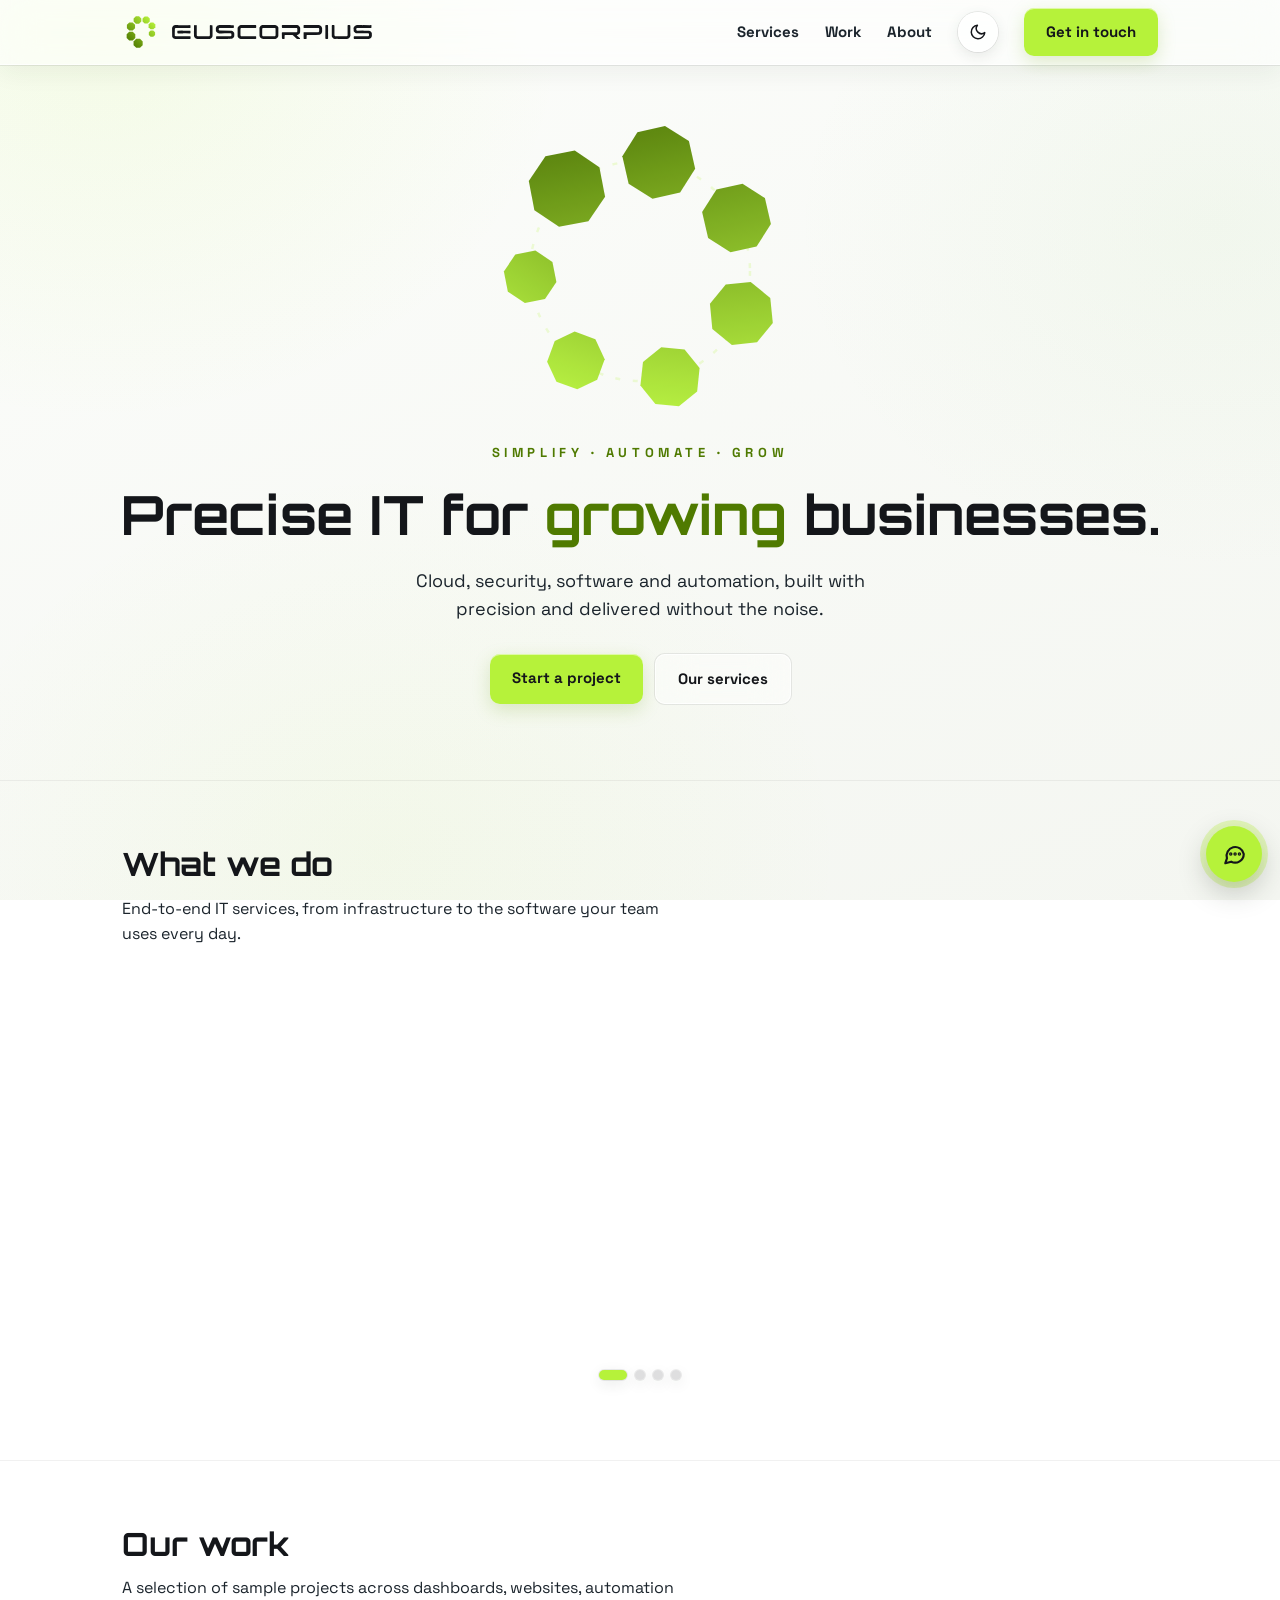
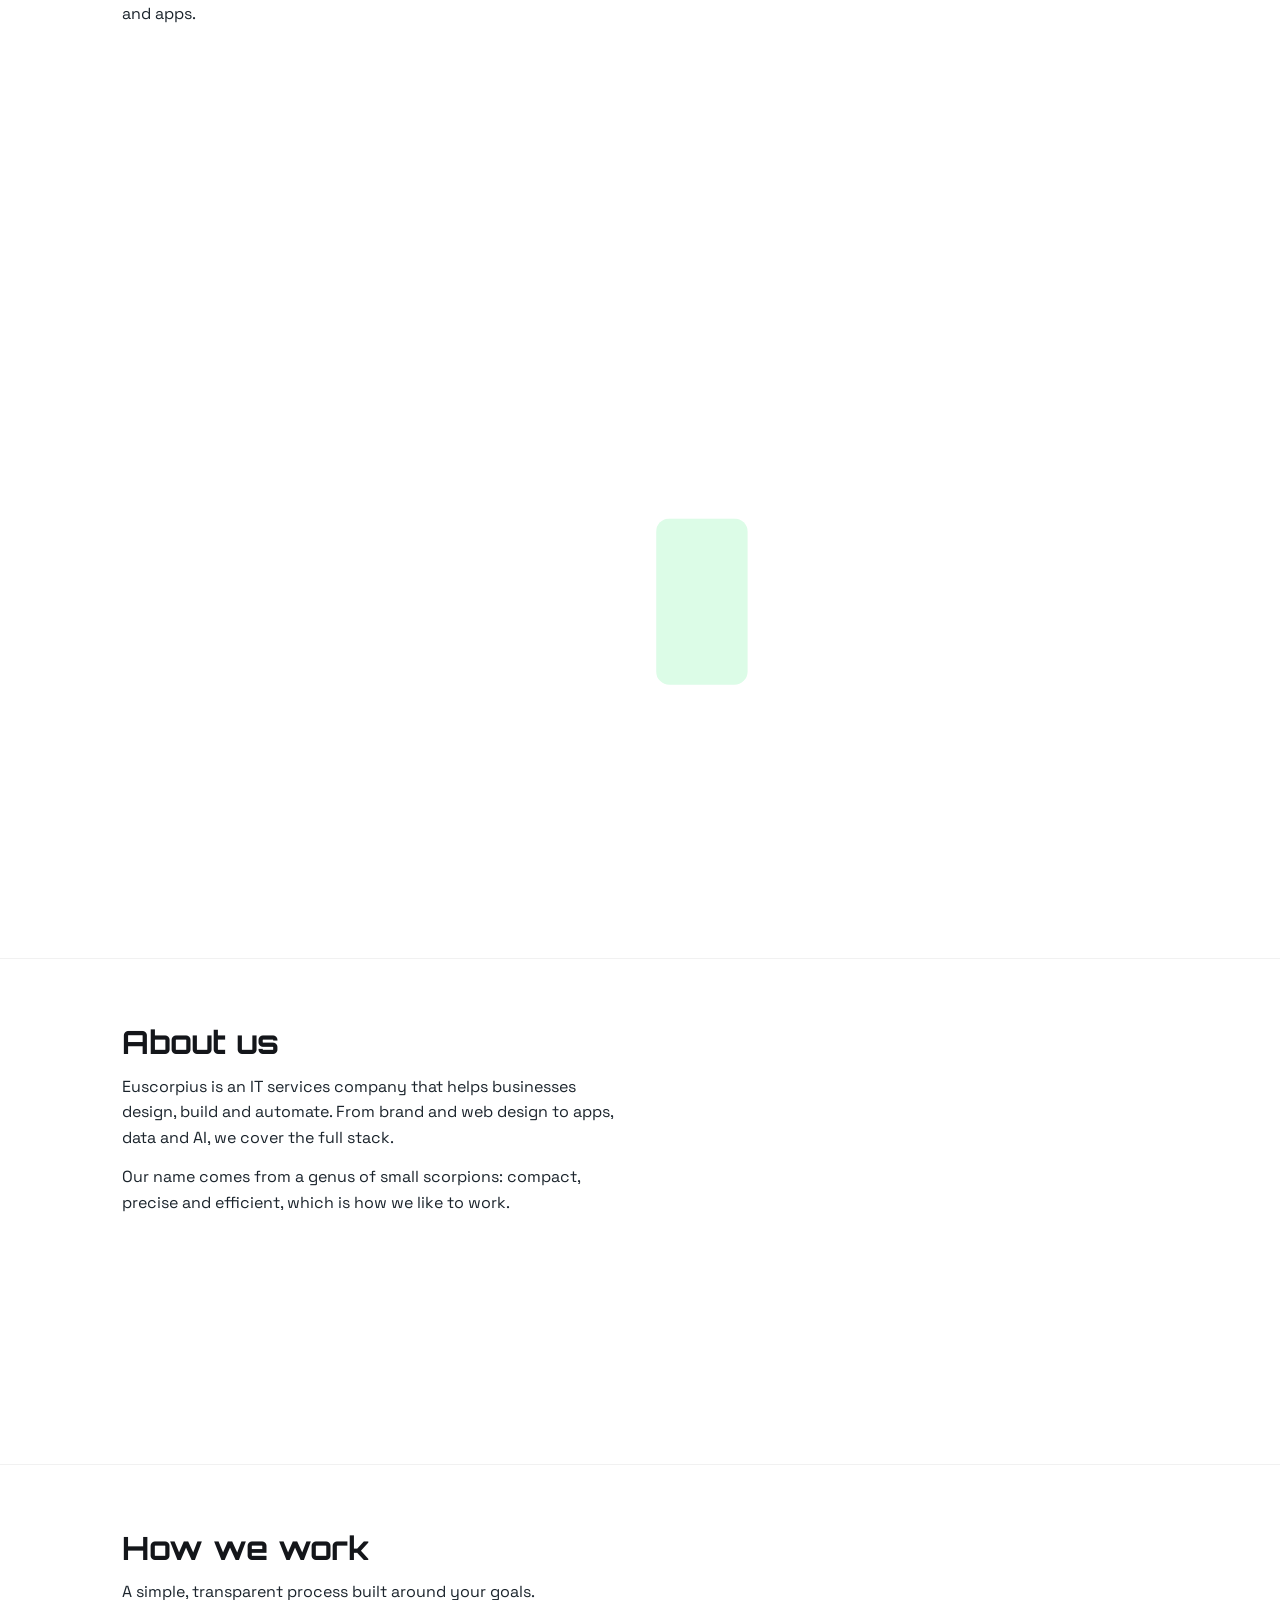
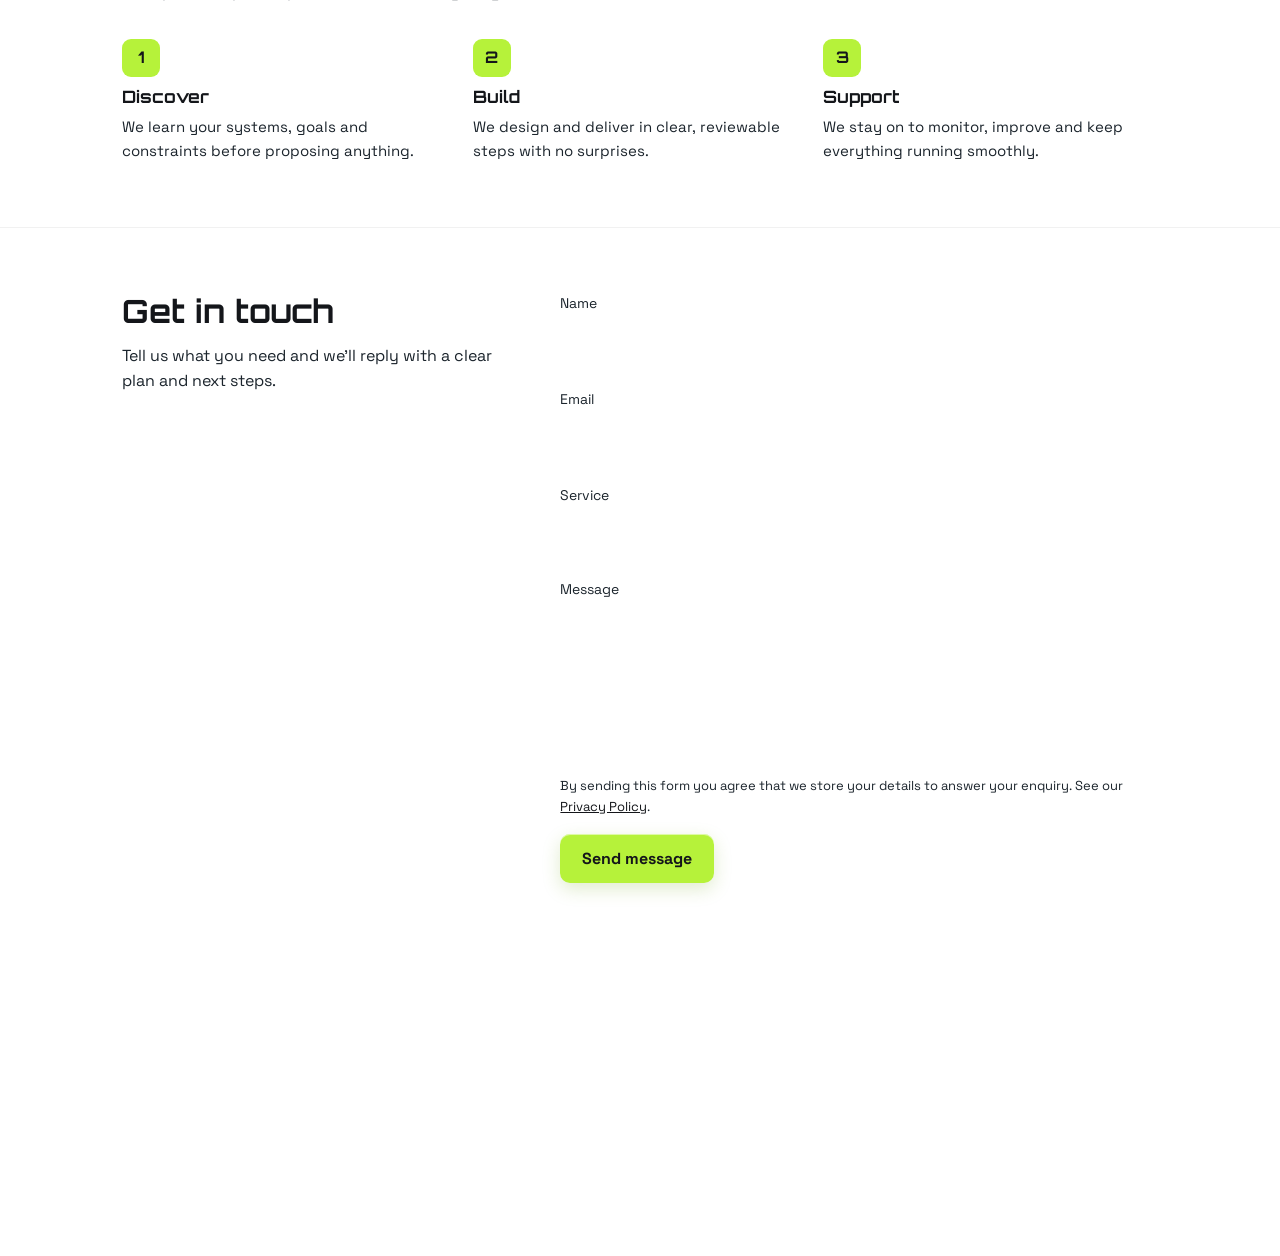
<file: index.html>
<!doctype html>
<html lang="en">
<head>
<meta charset="utf-8">
<meta name="viewport" content="width=device-width, initial-scale=1, viewport-fit=cover">
<meta name="color-scheme" content="dark light">
<link rel="icon" type="image/svg+xml" href="favicon.svg">
<script>(function(){var t;try{t=localStorage.getItem("eu-theme")}catch(e){}if(t!=="light"&&t!=="dark"){t=matchMedia("(prefers-color-scheme: light)").matches?"light":"dark"}document.documentElement.setAttribute("data-theme",t)})()</script>
<title>Euscorpius – IT Services</title>
<meta name="description" content="Euscorpius provides cloud, security, software and automation services.">
<link rel="stylesheet" href="css/00-fonts.css">
<link rel="stylesheet" href="css/01-theme.css">
<link rel="stylesheet" href="css/02-base.css">
<link rel="stylesheet" href="css/03-carousel.css">
<link rel="stylesheet" href="css/04-sections.css">
<link rel="stylesheet" href="css/05-media.css">
<link rel="stylesheet" href="css/06-work.css">
<link rel="stylesheet" href="css/07-hero.css">
<link rel="stylesheet" href="css/08-light-glass.css">
<link rel="stylesheet" href="css/09-chatbot.css">
<link rel="stylesheet" href="css/10-logo-ombre.css">
</head>
<body data-api="">
<svg width="0" height="0" style="position:absolute" aria-hidden="true" focusable="false"><defs><linearGradient id="eug1" x1="0" y1="1" x2="1" y2="0"><stop offset="0" stop-color="#507B01"/><stop offset="1" stop-color="#78A917"/></linearGradient><linearGradient id="eug2" x1="0" y1="1" x2="1" y2="0"><stop offset="0" stop-color="#517C01"/><stop offset="1" stop-color="#77A816"/></linearGradient><linearGradient id="eug3" x1="0" y1="1" x2="1" y2="0"><stop offset="0" stop-color="#67960E"/><stop offset="1" stop-color="#8ABF21"/></linearGradient><linearGradient id="eug4" x1="0" y1="1" x2="1" y2="0"><stop offset="0" stop-color="#84B81E"/><stop offset="1" stop-color="#A6DF31"/></linearGradient><linearGradient id="eug5" x1="0" y1="1" x2="1" y2="0"><stop offset="0" stop-color="#98CF29"/><stop offset="1" stop-color="#B6F23A"/></linearGradient><linearGradient id="eug6" x1="0" y1="1" x2="1" y2="0"><stop offset="0" stop-color="#99D02A"/><stop offset="1" stop-color="#B6F23A"/></linearGradient><linearGradient id="eug7" x1="0" y1="1" x2="1" y2="0"><stop offset="0" stop-color="#89BE21"/><stop offset="1" stop-color="#A4DE30"/></linearGradient></defs></svg>
<header><div class="wrap bar">
<a class="brand" href="#top" aria-label="Euscorpius home"><svg class="mk" width="38" viewBox="0 0 120 120" role="img" aria-label="Euscorpius hexagon chain tail"><polygon points="65.3,101.6 56.9,110.0 45.0,110.0 36.5,101.6 36.5,89.7 45.0,81.2 56.9,81.2 65.3,89.7" fill="#B6F23A"/><polygon points="42.0,78.7 34.0,86.7 22.7,86.7 14.7,78.7 14.7,67.4 22.7,59.4 34.0,59.4 42.0,67.4" fill="#B6F23A"/><polygon points="41.2,47.9 33.7,55.5 23.0,55.5 15.5,47.9 15.5,37.3 23.0,29.7 33.7,29.7 41.2,37.3" fill="#B6F23A"/><polygon points="61.0,27.2 53.8,34.3 43.8,34.3 36.7,27.2 36.7,17.1 43.8,10.0 53.8,10.0 61.0,17.1" fill="#B6F23A"/><polygon points="87.7,26.9 81.0,33.5 71.6,33.5 64.9,26.9 64.9,17.4 71.6,10.7 81.0,10.7 87.7,17.4" fill="#B6F23A"/><polygon points="105.3,44.9 99.0,51.2 90.2,51.2 84.0,44.9 84.0,36.1 90.2,29.9 99.0,29.9 105.3,36.1" fill="#B6F23A"/><polygon class="stg" points="104.5,69.1 98.7,74.9 90.5,74.9 84.7,69.1 84.7,60.9 90.5,55.1 98.7,55.1 104.5,60.9"/></svg><svg class="w" width="200" viewBox="0 0 1228.0 86.3" role="img" aria-label="EUSCORPIUS"><path fill-rule="evenodd" fill="currentColor" d="M32.3 41.0 32.7 49.7 34.0 51.3 37.3 51.7 68.0 51.7 68.3 51.3 81.3 51.3 81.7 51.0 110.7 51.7 112.0 51.0 113.3 47.7 113.0 37.7 112.3 35.7 110.7 34.7 103.7 34.7 103.3 35.0 65.3 34.7 65.0 34.3 36.7 34.7 33.7 36.0 32.7 38.3ZM135.7 2.7 134.7 5.3 135.0 8.3 134.7 10.0 134.7 37.0 134.3 37.3 134.7 66.0 135.7 70.7 137.3 75.0 139.7 77.0 141.7 79.7 143.7 80.7 146.0 83.0 153.7 85.7 231.3 85.3 238.3 83.0 243.7 78.3 244.3 76.7 247.0 73.7 248.0 71.3 248.7 66.7 248.7 12.0 248.3 11.7 248.3 4.3 246.7 1.3 246.0 1.0 240.3 1.3 235.3 0.7 234.3 1.0 233.0 2.3 232.0 4.7 232.3 63.0 230.3 67.3 227.7 69.0 226.0 69.3 157.3 69.0 155.0 68.0 153.0 66.0 151.7 63.3 151.7 4.3 150.7 2.0 149.0 0.7 146.3 1.0 138.0 0.7ZM1117.7 12.0 1116.0 15.7 1115.0 19.7 1115.0 23.7 1115.7 27.3 1115.7 33.7 1116.3 38.7 1117.0 40.7 1120.7 44.3 1122.7 45.3 1126.3 48.7 1130.3 50.3 1135.3 51.3 1183.0 51.3 1183.3 51.0 1206.3 51.3 1207.3 51.7 1209.3 54.0 1210.0 57.7 1210.0 62.7 1209.3 66.7 1208.0 68.3 1206.3 69.0 1178.7 69.0 1178.3 69.3 1123.7 69.0 1123.3 69.3 1119.0 69.3 1117.0 70.7 1116.3 73.0 1116.0 82.0 1117.7 84.7 1119.7 85.3 1130.3 85.3 1130.7 85.7 1207.7 85.3 1216.7 83.0 1221.0 79.7 1224.0 76.3 1227.3 69.3 1227.3 65.7 1227.7 65.3 1227.3 51.0 1226.7 48.7 1223.7 43.3 1218.3 38.3 1215.3 37.3 1210.3 34.7 1176.3 34.7 1176.0 34.3 1138.0 34.7 1134.7 33.3 1133.0 31.7 1131.7 27.7 1132.0 23.3 1133.0 21.0 1135.0 19.0 1138.3 17.7 1141.7 18.0 1143.3 17.7 1144.3 18.0 1223.0 18.0 1224.7 16.3 1225.0 8.0 1225.7 5.3 1224.3 2.0 1223.0 0.7 1218.3 0.7 1218.0 1.0 1171.7 0.7 1171.3 1.0 1168.0 1.0 1167.7 0.7 1135.0 0.3 1132.3 1.0 1125.0 4.3 1123.0 6.7 1122.0 7.0 1120.7 8.3 1119.7 10.3ZM982.3 1.7 981.3 4.3 981.3 68.7 981.7 71.0 982.7 73.0 984.7 75.3 986.3 78.3 991.0 82.3 994.3 84.0 1000.3 85.3 1017.0 85.0 1017.3 85.3 1075.0 85.7 1079.7 84.7 1084.0 83.0 1086.7 80.3 1088.0 79.7 1089.7 77.3 1092.3 75.0 1095.7 66.7 1095.7 51.0 1095.3 50.7 1095.3 21.0 1095.7 20.7 1095.3 6.3 1095.7 5.0 1094.7 2.7 1093.0 1.0 1090.7 0.3 1090.3 0.7 1084.7 0.7 1084.3 0.3 1081.0 0.7 1079.3 1.7 1078.3 4.0 1078.3 62.7 1077.3 66.7 1076.0 68.0 1073.0 69.0 1046.7 69.0 1046.3 69.3 1005.3 69.3 1002.0 68.7 1000.3 67.3 997.7 62.7 997.7 4.0 996.7 1.7 995.0 0.3 983.3 0.7ZM808.7 2.3 808.0 4.7 808.0 8.3 808.3 8.7 808.0 9.0 808.0 16.0 809.3 17.7 810.3 18.0 831.0 18.0 831.3 17.7 898.7 18.0 901.0 19.0 902.7 20.7 904.0 24.3 903.7 38.7 903.3 39.7 899.0 44.0 897.3 44.7 883.3 45.0 883.0 44.7 868.3 44.7 868.0 44.3 813.7 44.3 809.7 45.0 808.3 46.3 808.0 47.3 808.3 82.7 809.0 84.3 810.7 85.7 812.3 86.0 824.3 85.7 825.7 84.7 826.7 82.7 826.7 65.7 827.3 62.7 828.7 61.3 830.0 61.0 882.0 61.0 882.3 60.7 906.0 60.3 909.0 59.0 912.0 56.7 913.7 56.0 915.7 53.3 918.3 51.0 919.7 48.3 921.3 43.7 922.0 39.0 922.0 27.3 921.7 27.0 922.0 20.3 921.3 17.7 918.7 11.3 914.0 6.3 909.7 3.0 902.7 0.7 816.3 0.7 816.0 0.3 811.3 0.3 810.0 0.7ZM675.3 2.3 674.3 4.3 675.0 15.0 676.0 17.0 678.3 18.0 755.0 18.0 755.3 17.7 756.0 18.0 764.3 18.0 766.7 18.7 768.3 20.0 769.0 21.3 769.7 26.3 769.3 40.7 767.7 43.3 765.3 44.7 763.0 45.3 740.3 45.0 740.0 44.7 677.7 44.7 675.7 45.7 674.3 47.0 675.0 81.7 676.0 83.7 677.3 85.0 678.7 85.7 689.0 85.7 690.7 84.3 691.3 82.7 691.3 66.0 692.3 62.7 694.0 61.3 730.3 61.3 730.7 61.7 740.0 61.7 745.0 64.7 746.7 67.0 749.3 68.7 763.3 83.0 766.3 84.7 770.7 85.7 772.7 85.3 778.3 85.3 778.7 85.7 784.3 85.3 785.3 85.7 786.0 85.3 786.3 84.7 786.0 82.0 779.0 76.0 772.0 68.7 770.3 67.7 766.3 63.0 766.3 62.3 767.3 61.3 768.7 60.7 774.0 59.7 777.0 57.3 778.7 56.7 783.7 51.7 786.7 45.3 787.0 32.0 787.3 31.7 787.0 30.3 787.0 22.0 787.3 21.7 787.0 17.0 784.0 10.7 777.0 3.7 770.0 0.3 678.0 0.3ZM538.3 13.0 537.0 18.3 537.3 66.7 538.3 71.3 543.0 78.3 550.0 83.3 554.7 85.0 561.3 85.7 625.3 85.7 628.0 86.0 628.3 85.7 635.3 85.3 641.3 83.3 647.0 78.7 648.7 76.7 650.3 73.0 652.3 70.7 653.0 64.3 653.0 26.7 653.3 26.3 653.0 15.7 651.7 12.3 649.7 10.0 648.7 7.7 647.0 6.7 644.7 4.0 637.3 1.0 634.3 0.3 616.0 0.3 615.7 0.7 555.0 0.3 551.0 2.3 547.0 3.7 541.7 8.3 540.7 10.3ZM634.7 20.3 636.0 24.7 635.7 27.3 636.0 63.0 635.0 66.3 633.3 68.3 632.0 69.0 567.0 69.0 566.7 69.3 561.3 69.3 558.3 69.0 556.0 67.7 555.0 66.3 553.7 63.0 554.0 24.7 555.0 21.0 557.0 18.7 558.3 18.0 629.3 17.7 632.0 18.0 633.3 18.7ZM403.3 15.3 402.7 18.3 402.7 69.0 403.3 71.7 405.3 74.3 407.0 78.0 413.7 83.3 416.0 84.3 422.0 85.7 466.0 85.3 466.3 85.7 505.0 85.7 505.3 86.0 512.7 86.0 515.7 84.7 516.7 83.7 517.3 82.3 516.7 78.3 517.0 73.0 516.3 71.0 515.0 69.7 513.0 69.0 429.7 69.0 427.7 69.3 424.0 68.7 422.0 67.0 420.3 61.3 420.3 27.3 421.3 21.0 422.7 19.0 424.0 18.3 426.7 18.0 455.7 18.0 456.0 17.7 513.7 18.0 515.7 17.3 517.0 15.7 517.0 4.0 516.0 2.3 513.3 0.7 421.3 0.3 412.3 4.3 407.7 8.7 406.0 12.0ZM271.3 12.0 269.0 18.7 269.3 35.3 271.7 41.0 275.3 45.0 276.7 45.7 279.3 48.3 285.7 51.3 289.7 52.0 295.3 52.0 295.7 51.7 302.7 52.0 303.0 51.7 323.0 51.3 323.3 51.0 353.7 51.0 355.0 50.7 358.3 51.0 362.7 52.7 364.0 54.3 364.7 57.7 364.7 63.3 364.0 66.7 362.7 68.3 359.0 69.3 273.3 69.0 271.3 70.3 270.7 72.0 270.3 80.0 270.0 80.3 270.0 82.0 270.7 83.3 273.0 85.7 319.0 85.7 319.3 85.3 343.7 85.3 344.0 85.0 352.7 85.3 353.0 85.0 365.7 84.7 370.7 83.3 374.7 80.3 378.3 76.7 380.3 72.7 381.7 71.0 382.0 64.3 382.3 64.0 382.3 53.0 381.3 48.3 377.7 42.3 376.0 41.3 373.3 38.3 366.0 34.7 292.3 34.3 288.7 32.7 287.3 31.0 286.7 29.0 287.0 23.0 288.0 21.0 290.7 18.3 292.3 17.7 377.3 18.0 379.0 16.7 379.7 13.7 379.7 4.7 378.0 1.3 377.3 1.0 360.0 1.0 359.7 0.7 290.7 0.7 289.3 0.3 285.3 1.3 283.0 2.7 279.7 3.7 276.0 6.7ZM2.3 11.7 1.0 14.7 0.0 19.3 0.7 71.3 2.3 76.0 6.0 80.0 8.0 81.0 10.0 83.0 15.0 85.0 18.3 85.7 36.7 85.7 37.0 85.3 111.0 85.7 113.7 83.0 114.0 82.0 113.7 72.7 113.0 70.0 111.7 69.0 108.0 68.7 107.7 69.0 23.3 69.3 19.0 68.3 17.3 67.0 16.7 62.3 16.7 44.0 17.0 43.7 17.3 23.7 18.7 21.0 21.0 18.7 30.3 18.3 30.7 18.0 47.0 18.0 47.3 17.7 105.3 17.7 105.7 18.0 110.7 18.0 111.7 17.7 113.0 16.3 113.3 7.0 113.7 6.7 113.3 3.7 111.3 1.0 102.7 0.7 102.3 1.0 47.7 1.3 47.3 1.0 38.0 1.0 37.7 0.7 30.3 0.7 30.0 0.3 18.3 0.3 10.0 3.7 4.7 8.3 3.7 10.3ZM944.7 0.0 943.0 1.3 941.7 5.0 941.7 16.7 942.0 17.0 941.7 82.3 943.7 85.0 945.3 85.7 956.0 85.7 957.3 85.0 959.0 81.7 958.7 80.3 958.7 47.7 958.3 47.3 958.3 40.0 958.7 39.7 958.3 3.7 957.7 1.7 956.3 0.3Z"/></svg></a>
<nav><a class="l" href="#services">Services</a><a class="l" href="#work">Work</a><a class="l" href="#about">About</a><button type="button" class="tg" id="tg" aria-label="Switch to light mode" title="Switch theme"><svg class="sun" viewBox="0 0 24 24" fill="none" stroke="currentColor" stroke-width="2" stroke-linecap="round" aria-hidden="true"><circle cx="12" cy="12" r="4"/><path d="M12 2v2M12 20v2M4.9 4.9l1.4 1.4M17.7 17.7l1.4 1.4M2 12h2M20 12h2M4.9 19.1l1.4-1.4M17.7 6.3l1.4-1.4"/></svg><svg class="moon" viewBox="0 0 24 24" fill="none" stroke="currentColor" stroke-width="2" stroke-linecap="round" stroke-linejoin="round" aria-hidden="true"><path d="M21 12.8A9 9 0 1 1 11.2 3a7 7 0 0 0 9.8 9.8z"/></svg></button><a class="btn" href="#contact">Get in touch</a></nav>
</div></header>
<main id="top">
<div class="wrap hero"><svg id="hl" class="art" viewBox="0 0 120 120" role="img" aria-label="Euscorpius logo"><circle id="hr" cx="60" cy="60" r="44" fill="none" stroke="#B6F23A" stroke-opacity=".2" stroke-dasharray="2 5" style="opacity:0"/><polygon points="14.4,6.0 6.0,14.4 -5.9,14.4 -14.4,6.0 -14.4,-5.9 -5.9,-14.4 6.0,-14.4 14.4,-5.9" fill="#B6F23A" transform="translate(50.9 95.6)"/><polygon points="13.6,5.7 5.6,13.7 -5.7,13.7 -13.7,5.7 -13.7,-5.6 -5.7,-13.6 5.6,-13.6 13.6,-5.6" fill="#B6F23A" transform="translate(28.4 73.0)"/><polygon points="12.8,5.3 5.3,12.9 -5.4,12.9 -12.9,5.3 -12.9,-5.3 -5.4,-12.9 5.3,-12.9 12.8,-5.3" fill="#B6F23A" transform="translate(28.4 42.6)"/><polygon points="12.2,5.1 5.0,12.2 -5.0,12.2 -12.1,5.1 -12.1,-5.0 -5.0,-12.1 5.0,-12.1 12.2,-5.0" fill="#B6F23A" transform="translate(48.8 22.1)"/><polygon points="11.4,4.8 4.7,11.4 -4.7,11.4 -11.4,4.8 -11.4,-4.7 -4.7,-11.4 4.7,-11.4 11.4,-4.7" fill="#B6F23A" transform="translate(76.3 22.1)"/><polygon points="10.7,4.4 4.4,10.7 -4.4,10.7 -10.6,4.4 -10.6,-4.4 -4.4,-10.6 4.4,-10.6 10.7,-4.4" fill="#B6F23A" transform="translate(94.6 40.5)"/><polygon class="stg" points="9.9,4.1 4.1,9.9 -4.1,9.9 -9.9,4.1 -9.9,-4.1 -4.1,-9.9 4.1,-9.9 9.9,-4.1" transform="translate(94.6 65.0)"/></svg><div class="txt"><div class="eyebrow">SIMPLIFY · AUTOMATE · GROW</div>
<h1>Precise IT for <em>growing</em> businesses.</h1>
<p class="lead">Cloud, security, software and automation, built with precision and delivered without the noise.</p>
<div class="cta"><a class="btn" href="#contact">Start a project</a><a class="btn ghost" href="#services">Our services</a></div></div></div>
<section id="services"><div class="wrap"><h2>What we do</h2><p class="sub">End-to-end IT services, from infrastructure to the software your team uses every day.</p><div class="car"><div class="track" id="tr">
<article class="card"><div class="media"><svg viewBox="0 0 320 150" preserveAspectRatio="xMidYMid meet" role="img" aria-label="AI and automation"><line x1="60" y1="35" x2="130" y2="30" stroke="#B6F23A" stroke-width="1.6" class="flow"/><line x1="60" y1="35" x2="130" y2="62" stroke="#3D434C" stroke-width="1.2"/><line x1="60" y1="35" x2="130" y2="94" stroke="#3D434C" stroke-width="1.2"/><line x1="60" y1="35" x2="130" y2="126" stroke="#3D434C" stroke-width="1.2"/><line x1="60" y1="75" x2="130" y2="30" stroke="#B6F23A" stroke-width="1.6" class="flow"/><line x1="60" y1="75" x2="130" y2="62" stroke="#3D434C" stroke-width="1.2"/><line x1="60" y1="75" x2="130" y2="94" stroke="#3D434C" stroke-width="1.2"/><line x1="60" y1="75" x2="130" y2="126" stroke="#3D434C" stroke-width="1.2"/><line x1="60" y1="115" x2="130" y2="30" stroke="#B6F23A" stroke-width="1.6" class="flow"/><line x1="60" y1="115" x2="130" y2="62" stroke="#3D434C" stroke-width="1.2"/><line x1="60" y1="115" x2="130" y2="94" stroke="#3D434C" stroke-width="1.2"/><line x1="60" y1="115" x2="130" y2="126" stroke="#3D434C" stroke-width="1.2"/><line x1="130" y1="30" x2="200" y2="50" stroke="#3D434C" stroke-width="1.2"/><line x1="130" y1="30" x2="200" y2="100" stroke="#3D434C" stroke-width="1.2"/><line x1="130" y1="62" x2="200" y2="50" stroke="#3D434C" stroke-width="1.2"/><line x1="130" y1="62" x2="200" y2="100" stroke="#3D434C" stroke-width="1.2"/><line x1="130" y1="94" x2="200" y2="50" stroke="#3D434C" stroke-width="1.2"/><line x1="130" y1="94" x2="200" y2="100" stroke="#3D434C" stroke-width="1.2"/><line x1="130" y1="126" x2="200" y2="50" stroke="#3D434C" stroke-width="1.2"/><line x1="130" y1="126" x2="200" y2="100" stroke="#3D434C" stroke-width="1.2"/><line x1="200" y1="50" x2="265" y2="75" stroke="#3D434C" stroke-width="1.2"/><line x1="200" y1="100" x2="265" y2="75" stroke="#3D434C" stroke-width="1.2"/><circle cx="60" cy="35" r="7" fill="#1B1E23" stroke="#B6F23A" stroke-width="2" class="pulse"/><circle cx="60" cy="75" r="7" fill="#1B1E23" stroke="#B6F23A" stroke-width="2"/><circle cx="60" cy="115" r="7" fill="#1B1E23" stroke="#B6F23A" stroke-width="2"/><circle cx="130" cy="30" r="7" fill="#1B1E23" stroke="#B6F23A" stroke-width="2"/><circle cx="130" cy="62" r="7" fill="#1B1E23" stroke="#B6F23A" stroke-width="2"/><circle cx="130" cy="94" r="7" fill="#1B1E23" stroke="#B6F23A" stroke-width="2" class="pulse"/><circle cx="130" cy="126" r="7" fill="#1B1E23" stroke="#B6F23A" stroke-width="2"/><circle cx="200" cy="50" r="7" fill="#1B1E23" stroke="#B6F23A" stroke-width="2"/><circle cx="200" cy="100" r="7" fill="#1B1E23" stroke="#B6F23A" stroke-width="2" class="pulse"/><circle cx="265" cy="75" r="11" fill="#B6F23A" stroke="#B6F23A" stroke-width="2" class="pulse"/></svg></div><div class="cb"><span class="n">01</span><h3>Task Automation</h3><p>AI-powered tools and automations that cut repetitive work and speed up decisions.</p></div></article>
<article class="card"><div class="media"><svg viewBox="0 0 320 150" preserveAspectRatio="xMidYMid meet" role="img" aria-label="KPI dashboard and workflows"><rect x="24" y="14" width="150" height="122" rx="10" fill="#1B1E23" stroke="#3D434C"/><rect x="38" y="82" width="16" height="40" rx="3" fill="#3D434C"/><rect x="62" y="64" width="16" height="58" rx="3" fill="#B6F23A"/><rect x="86" y="74" width="16" height="48" rx="3" fill="#3D434C"/><rect x="110" y="48" width="16" height="74" rx="3" fill="#B6F23A"/><rect x="134" y="34" width="16" height="88" rx="3" fill="#3D434C"/><polyline points="46,70 70,54 94,62 118,38 142,26" fill="none" stroke="#fff" stroke-width="2.5" stroke-linecap="round" stroke-linejoin="round"/><circle cx="142" cy="26" r="4" fill="#fff" class="pulse"/><rect x="206" y="16" width="84" height="26" rx="8" fill="#1B1E23" stroke="#3D434C"/><rect x="216" y="25" width="40" height="8" rx="4" fill="#fff" opacity="0.8"/><rect x="206" y="62" width="84" height="26" rx="8" fill="#1B1E23" stroke="#3D434C"/><rect x="216" y="71" width="32" height="8" rx="4" fill="#fff" opacity="0.8"/><rect x="206" y="108" width="84" height="26" rx="8" fill="#1B1E23" stroke="#B6F23A"/><rect x="216" y="117" width="34" height="8" rx="4" fill="#B6F23A" opacity="1"/><line x1="248" y1="42" x2="248" y2="62" stroke="#B6F23A" stroke-width="2" class="flow"/><line x1="248" y1="88" x2="248" y2="108" stroke="#B6F23A" stroke-width="2" class="flow"/><path d="M274 117l5 5 9-10" fill="none" stroke="#B6F23A" stroke-width="3" stroke-linecap="round" stroke-linejoin="round"/></svg></div><div class="cb"><span class="n">02</span><h3>Business Dashboards</h3><p>Live dashboards for the numbers that matter, plus workflows that run on their own.</p></div></article>
<article class="card"><div class="media"><svg viewBox="0 0 320 150" preserveAspectRatio="xMidYMid meet" role="img" aria-label="Data engineering"><rect x="30" y="24" width="34" height="22" rx="5" fill="#2F343C" stroke="#3D434C"/><rect x="37" y="32" width="20" height="5" rx="2.5" fill="#fff" opacity=".7"/><path d="M64 35 C130 35 140 60 192 60" fill="none" stroke="#B6F23A" stroke-width="2" class="flow"/><rect x="30" y="64" width="34" height="22" rx="5" fill="#2F343C" stroke="#3D434C"/><rect x="37" y="72" width="20" height="5" rx="2.5" fill="#fff" opacity=".7"/><path d="M64 75 C130 75 140 70 192 70" fill="none" stroke="#B6F23A" stroke-width="2" class="flow"/><rect x="30" y="104" width="34" height="22" rx="5" fill="#2F343C" stroke="#3D434C"/><rect x="37" y="112" width="20" height="5" rx="2.5" fill="#fff" opacity=".7"/><path d="M64 115 C130 115 140 80 192 80" fill="none" stroke="#B6F23A" stroke-width="2" class="flow"/><path d="M192 40v70a38 11 0 0 0 76 0v-70" fill="#1B1E23" stroke="#B6F23A" stroke-width="2"/><ellipse cx="230" cy="40" rx="38" ry="11" fill="#2F343C" stroke="#B6F23A" stroke-width="2"/><path d="M192 64a38 11 0 0 0 76 0M192 87a38 11 0 0 0 76 0" fill="none" stroke="#B6F23A" stroke-width="1.5" opacity=".5"/><circle cx="230" cy="40" r="3" fill="#B6F23A" class="pulse"/></svg></div><div class="cb"><span class="n">03</span><h3>Data Organization</h3><p>Reliable data pipelines and clean, structured data your team can trust.</p></div></article>
<article class="card"><div class="media"><svg viewBox="0 0 320 150" preserveAspectRatio="xMidYMid meet" role="img" aria-label="Mobile app"><rect x="118" y="8" width="84" height="134" rx="14" fill="#1B1E23" stroke="#B6F23A" stroke-width="3"/><rect x="148" y="15" width="24" height="4" rx="2" fill="#3D434C"/><rect x="128" y="28" width="64" height="24" rx="6" fill="#2F343C"/><circle cx="141" cy="40" r="6" fill="#B6F23A"/><rect x="152" y="34" width="34" height="4" rx="2" fill="#fff"/><rect x="152" y="43" width="24" height="4" rx="2" fill="#3D434C"/><rect x="128" y="58" width="64" height="24" rx="6" fill="#2F343C"/><rect x="128" y="88" width="30" height="30" rx="6" fill="#B6F23A"/><rect x="162" y="88" width="30" height="30" rx="6" fill="#3D434C"/><rect x="148" y="128" width="24" height="3" rx="1.5" fill="#fff"/><circle cx="78" cy="52" r="12" fill="#B6F23A" opacity=".25" class="pulse"/><rect x="232" y="92" width="24" height="24" rx="6" fill="#B6F23A" opacity=".3" class="pulse"/><circle cx="262" cy="38" r="5" fill="#fff" opacity=".6"/></svg></div><div class="cb"><span class="n">04</span><h3>Mobile Apps</h3><p>Mobile apps for iOS and Android, from first prototype to release.</p></div></article>
<article class="card"><div class="media"><svg viewBox="0 0 320 150" preserveAspectRatio="xMidYMid meet" role="img" aria-label="Web and logo design"><rect x="70" y="14" width="180" height="122" rx="10" fill="#1B1E23" stroke="#3D434C"/><circle cx="82" cy="25" r="3" fill="#B6F23A"/><circle cx="93" cy="25" r="3" fill="#fff" opacity=".7"/><circle cx="104" cy="25" r="3" fill="#3D434C"/><polygon points="149.1,93.0 130.0,104.0 110.9,93.0 110.9,71.0 130.0,60.0 149.1,71.0" fill="#B6F23A"/><rect x="172" y="62" width="60" height="8" rx="4" fill="#fff" opacity=".85"/><rect x="172" y="78" width="44" height="6" rx="3" fill="#3D434C"/><rect x="172" y="92" width="52" height="6" rx="3" fill="#3D434C"/><rect x="172" y="108" width="38" height="14" rx="7" fill="#B6F23A"/><circle cx="40" cy="50" r="9" fill="#B6F23A"/><circle cx="40" cy="76" r="9" fill="#fff"/><circle cx="40" cy="102" r="9" fill="#3D434C" class="pulse"/><circle cx="282" cy="40" r="6" fill="#B6F23A" opacity=".5" class="pulse"/></svg></div><div class="cb"><span class="n">05</span><h3>Websites &amp; Logos</h3><p>Brand identities, logos and modern websites that make your business look as sharp as it works.</p></div></article>
<article class="card"><div class="media"><svg viewBox="0 0 320 150" preserveAspectRatio="xMidYMid meet" role="img" aria-label="Web application"><rect x="50" y="14" width="220" height="122" rx="10" fill="#1B1E23" stroke="#3D434C"/><circle cx="62" cy="25" r="3" fill="#B6F23A"/><circle cx="73" cy="25" r="3" fill="#fff" opacity=".7"/><circle cx="84" cy="25" r="3" fill="#3D434C"/><rect x="60" y="38" width="30" height="88" rx="6" fill="#2F343C"/><polyline points="116,62 102,78 116,94" fill="none" stroke="#B6F23A" stroke-width="5" stroke-linecap="round" stroke-linejoin="round"/><polyline points="152,62 166,78 152,94" fill="none" stroke="#B6F23A" stroke-width="5" stroke-linecap="round" stroke-linejoin="round"/><line x1="140" y1="58" x2="128" y2="98" stroke="#fff" stroke-width="4" stroke-linecap="round"/><rect x="190" y="92" width="14" height="26" rx="3" fill="#3D434C"/><rect x="210" y="76" width="14" height="42" rx="3" fill="#B6F23A"/><rect x="230" y="62" width="14" height="56" rx="3" fill="#3D434C"/><rect x="250" y="84" width="10" height="34" rx="3" fill="#B6F23A" class="pulse"/></svg></div><div class="cb"><span class="n">06</span><h3>Custom Software</h3><p>Custom web applications and portals built to be fast, secure and easy to maintain.</p></div></article>
</div></div><div class="ctl"><button type="button" id="pv" aria-label="Previous">&#8592;</button><div id="dots"></div><button type="button" id="nx" aria-label="Next">&#8594;</button></div></div></section>
<section id="work"><div class="wrap"><h2>Our work</h2><p class="sub">A selection of sample projects across dashboards, websites, automation and apps.</p><div class="wgrid">
<article class="proj"><div class="shot"><svg viewBox="0 0 400 250" font-family="Inter,system-ui,-apple-system,'Segoe UI',sans-serif" role="img" aria-label="Sales dashboard mockup for Lumina Retail"><rect x="0" y="0" width="400" height="250" rx="0" fill="#F1F5F9"/><rect x="0" y="0" width="400" height="22" rx="0" fill="#fff"/><circle cx="12" cy="11" r="3" fill="#F87171"/><circle cx="23" cy="11" r="3" fill="#FBBF24"/><circle cx="34" cy="11" r="3" fill="#34D399"/><rect x="120" y="5" width="160" height="12" rx="6" fill="#F1F5F9"/><text x="200" y="13.5" font-size="6.5" fill="#64748B" font-weight="400" text-anchor="middle">app.luminaretail.com/overview</text><rect x="0" y="22" width="56" height="228" rx="0" fill="#1E3A8A"/><circle cx="28" cy="40" r="8" fill="#fff"/><text x="28" y="42.5" font-size="8" fill="#1E3A8A" font-weight="700" text-anchor="middle">L</text><rect x="16" y="62" width="24" height="16" rx="4" fill="#fff" opacity="0.95"/><rect x="16" y="88" width="24" height="16" rx="4" fill="#fff" opacity="0.35"/><rect x="16" y="114" width="24" height="16" rx="4" fill="#fff" opacity="0.35"/><rect x="16" y="140" width="24" height="16" rx="4" fill="#fff" opacity="0.35"/><text x="68" y="42" font-size="9.5" fill="#0F172A" font-weight="700" text-anchor="start">Sales Overview</text><text x="68" y="52" font-size="6.5" fill="#64748B" font-weight="400" text-anchor="start">Last 30 days</text><circle cx="376" cy="38" r="8" fill="#BFDBFE"/><text x="376" y="40.3" font-size="6" fill="#1E3A8A" font-weight="700" text-anchor="middle">SK</text><rect x="68" y="58" width="72" height="46" rx="6" fill="#fff" stroke="#E2E8F0"/><text x="76" y="70" font-size="6.5" fill="#64748B" font-weight="400" text-anchor="start">Revenue</text><text x="76" y="85" font-size="11" fill="#1E3A8A" font-weight="700" text-anchor="start">€248.6K</text><text x="76" y="97" font-size="6.5" fill="#10B981" font-weight="700" text-anchor="start">+12.4%</text><rect x="148" y="58" width="72" height="46" rx="6" fill="#fff" stroke="#E2E8F0"/><text x="156" y="70" font-size="6.5" fill="#64748B" font-weight="400" text-anchor="start">Orders</text><text x="156" y="85" font-size="11" fill="#1E3A8A" font-weight="700" text-anchor="start">3,482</text><text x="156" y="97" font-size="6.5" fill="#10B981" font-weight="700" text-anchor="start">+8.1%</text><rect x="228" y="58" width="72" height="46" rx="6" fill="#fff" stroke="#E2E8F0"/><text x="236" y="70" font-size="6.5" fill="#64748B" font-weight="400" text-anchor="start">Avg. order</text><text x="236" y="85" font-size="11" fill="#1E3A8A" font-weight="700" text-anchor="start">€71.40</text><text x="236" y="97" font-size="6.5" fill="#EF4444" font-weight="700" text-anchor="start">-2.3%</text><rect x="308" y="58" width="72" height="46" rx="6" fill="#fff" stroke="#E2E8F0"/><text x="316" y="70" font-size="6.5" fill="#64748B" font-weight="400" text-anchor="start">Conversion</text><text x="316" y="85" font-size="11" fill="#1E3A8A" font-weight="700" text-anchor="start">3.8%</text><text x="316" y="97" font-size="6.5" fill="#10B981" font-weight="700" text-anchor="start">+0.6%</text><rect x="68" y="112" width="176" height="126" rx="8" fill="#fff" stroke="#E2E8F0"/><text x="78" y="126" font-size="7.5" fill="#0F172A" font-weight="700" text-anchor="start">Revenue trend</text><text x="236" y="126" font-size="7.5" fill="#2563EB" font-weight="700" text-anchor="end">€248.6K</text><line x1="78" y1="152" x2="234" y2="152" stroke="#E2E8F0"/><line x1="78" y1="176" x2="234" y2="176" stroke="#E2E8F0"/><line x1="78" y1="200" x2="234" y2="200" stroke="#E2E8F0"/><path d="M80 196 L102 180 L124 186 L146 164 L168 170 L190 148 L212 152 L234 134 L234 214 L80 214Z" fill="#DBEAFE"/><polyline fill="none" stroke="#2563EB" stroke-width="2.5" stroke-linejoin="round" points="80,196 102,180 124,186 146,164 168,170 190,148 212,152 234,134"/><circle cx="234" cy="134" r="4" fill="#2563EB"/><text x="80" y="229" font-size="5.5" fill="#94A3B8" font-weight="400" text-anchor="middle">Wk 1</text><text x="124" y="229" font-size="5.5" fill="#94A3B8" font-weight="400" text-anchor="middle">Wk 3</text><text x="168" y="229" font-size="5.5" fill="#94A3B8" font-weight="400" text-anchor="middle">Wk 5</text><text x="212" y="229" font-size="5.5" fill="#94A3B8" font-weight="400" text-anchor="middle">Wk 7</text><rect x="252" y="112" width="128" height="126" rx="8" fill="#fff" stroke="#E2E8F0"/><text x="262" y="126" font-size="7.5" fill="#0F172A" font-weight="700" text-anchor="start">Sales by channel</text><circle cx="316" cy="160" r="25" fill="none" stroke="#2563EB" stroke-width="12" stroke-dasharray="78 157" stroke-dashoffset="0" transform="rotate(-90 316 160)"/><circle cx="316" cy="160" r="25" fill="none" stroke="#F59E0B" stroke-width="12" stroke-dasharray="51 157" stroke-dashoffset="-78" transform="rotate(-90 316 160)"/><circle cx="316" cy="160" r="25" fill="none" stroke="#10B981" stroke-width="12" stroke-dasharray="34 157" stroke-dashoffset="-129" transform="rotate(-90 316 160)"/><text x="316" y="162" font-size="8" fill="#0F172A" font-weight="700" text-anchor="middle">€248K</text><text x="316" y="170" font-size="5.5" fill="#94A3B8" font-weight="400" text-anchor="middle">total</text><circle cx="266" cy="198" r="3" fill="#2563EB"/><text x="273" y="200.5" font-size="6.5" fill="#475569" font-weight="400" text-anchor="start">Online</text><text x="372" y="200.5" font-size="6.5" fill="#0F172A" font-weight="700" text-anchor="end">48%</text><circle cx="266" cy="210" r="3" fill="#F59E0B"/><text x="273" y="212.5" font-size="6.5" fill="#475569" font-weight="400" text-anchor="start">Retail</text><text x="372" y="212.5" font-size="6.5" fill="#0F172A" font-weight="700" text-anchor="end">31%</text><circle cx="266" cy="222" r="3" fill="#10B981"/><text x="273" y="224.5" font-size="6.5" fill="#475569" font-weight="400" text-anchor="start">Partners</text><text x="372" y="224.5" font-size="6.5" fill="#0F172A" font-weight="700" text-anchor="end">21%</text></svg></div><div class="pb"><span class="tag">KPI Dashboard</span><h3>Lumina Retail · Sales Dashboard</h3><p>Real-time revenue, pipeline and conversion metrics in one clear view.</p></div></article>
<article class="proj"><div class="shot"><svg viewBox="0 0 400 250" font-family="Inter,system-ui,-apple-system,'Segoe UI',sans-serif" role="img" aria-label="Website mockup for Kestrel Logistics"><defs><linearGradient id="g2" x1="0" y1="0" x2="1" y2="1"><stop offset="0" stop-color="#FDBA74"/><stop offset="1" stop-color="#F97316"/></linearGradient><clipPath id="c2"><rect x="220" y="66" width="150" height="118" rx="12"/></clipPath></defs><rect x="0" y="0" width="400" height="250" rx="0" fill="#FFFBF5"/><rect x="0" y="0" width="400" height="22" rx="0" fill="#fff"/><circle cx="12" cy="11" r="3" fill="#F87171"/><circle cx="23" cy="11" r="3" fill="#FBBF24"/><circle cx="34" cy="11" r="3" fill="#34D399"/><rect x="120" y="5" width="160" height="12" rx="6" fill="#F1F5F9"/><text x="200" y="13.5" font-size="6.5" fill="#64748B" font-weight="400" text-anchor="middle">kestrel-logistics.com</text><circle cx="30" cy="44" r="7" fill="#F97316"/><text x="42" y="47" font-size="9" fill="#1C1917" font-weight="700" text-anchor="start">Kestrel</text><text x="180" y="46.5" font-size="6.5" fill="#78716C" font-weight="400" text-anchor="start">Services</text><text x="220" y="46.5" font-size="6.5" fill="#78716C" font-weight="400" text-anchor="start">Fleet</text><text x="250" y="46.5" font-size="6.5" fill="#78716C" font-weight="400" text-anchor="start">About</text><rect x="326" y="34" width="60" height="18" rx="9" fill="#F97316"/><text x="356" y="46" font-size="6.5" fill="#fff" font-weight="700" text-anchor="middle">Get a quote</text><text x="30" y="90" font-size="13.5" fill="#1C1917" font-weight="700" text-anchor="start">Freight that arrives</text><text x="30" y="107" font-size="13.5" fill="#EA580C" font-weight="700" text-anchor="start">when you need it.</text><text x="30" y="126" font-size="6.5" fill="#78716C" font-weight="400" text-anchor="start">Reliable road and air logistics across</text><text x="30" y="136" font-size="6.5" fill="#78716C" font-weight="400" text-anchor="start">Europe, with live shipment tracking.</text><rect x="30" y="150" width="64" height="20" rx="10" fill="#F97316"/><text x="62" y="163" font-size="6.5" fill="#fff" font-weight="700" text-anchor="middle">Get a quote</text><rect x="102" y="150" width="72" height="20" rx="10" fill="none" stroke="#F97316" stroke-width="1.5"/><text x="138" y="163" font-size="6.5" fill="#EA580C" font-weight="700" text-anchor="middle">Track shipment</text><g clip-path="url(#c2)"><rect x="220" y="66" width="150" height="118" fill="url(#g2)"/><circle cx="338" cy="98" r="16" fill="#FEF3C7"/><path d="M220 184V150Q260 112 300 150T370 140V184Z" fill="#C2410C" opacity=".85"/><path d="M220 184V166Q250 140 285 166T370 160V184Z" fill="#7C2D12" opacity=".7"/></g><rect x="30" y="198" width="104" height="40" rx="8" fill="#fff" stroke="#F5E9DC"/><circle cx="46" cy="218" r="8" fill="#FFEDD5"/><text x="60" y="216" font-size="7" fill="#1C1917" font-weight="700" text-anchor="start">24/7 Tracking</text><text x="60" y="227" font-size="5.5" fill="#78716C" font-weight="400" text-anchor="start">Live status updates</text><rect x="148" y="198" width="104" height="40" rx="8" fill="#fff" stroke="#F5E9DC"/><circle cx="164" cy="218" r="8" fill="#FFEDD5"/><text x="178" y="216" font-size="7" fill="#1C1917" font-weight="700" text-anchor="start">Door to door</text><text x="178" y="227" font-size="5.5" fill="#78716C" font-weight="400" text-anchor="start">Pickup to delivery</text><rect x="266" y="198" width="104" height="40" rx="8" fill="#fff" stroke="#F5E9DC"/><circle cx="282" cy="218" r="8" fill="#FFEDD5"/><text x="296" y="216" font-size="7" fill="#1C1917" font-weight="700" text-anchor="start">Customs support</text><text x="296" y="227" font-size="5.5" fill="#78716C" font-weight="400" text-anchor="start">Paperwork handled</text></svg></div><div class="pb"><span class="tag">Web Development</span><h3>Kestrel Logistics · Company Website</h3><p>A fast, responsive company website with a clear story and strong calls to action.</p></div></article>
<article class="proj"><div class="shot"><svg viewBox="0 0 400 250" font-family="Inter,system-ui,-apple-system,'Segoe UI',sans-serif" role="img" aria-label="Workflow automation mockup for FlowDesk"><defs><pattern id="p3" width="16" height="16" patternUnits="userSpaceOnUse"><circle cx="2" cy="2" r="1" fill="#C4B5FD"/></pattern></defs><rect x="0" y="0" width="400" height="250" rx="0" fill="#F5F3FF"/><rect x="0" y="22" width="400" height="228" rx="0" fill="url(#p3)"/><rect x="0" y="0" width="400" height="22" rx="0" fill="#fff"/><circle cx="12" cy="11" r="3" fill="#F87171"/><circle cx="23" cy="11" r="3" fill="#FBBF24"/><circle cx="34" cy="11" r="3" fill="#34D399"/><rect x="120" y="5" width="160" height="12" rx="6" fill="#EDE9FE"/><text x="200" y="13.5" font-size="6.5" fill="#6D5BA8" font-weight="400" text-anchor="middle">app.flowdesk.io/workflows</text><text x="24" y="42" font-size="10" fill="#1E1B4B" font-weight="700" text-anchor="start">Lead-to-Invoice</text><text x="24" y="53" font-size="6.5" fill="#7C6FB0" font-weight="400" text-anchor="start">Workflow · 4 steps</text><rect x="322" y="32" width="56" height="16" rx="8" fill="#DCFCE7"/><circle cx="333" cy="40" r="3" fill="#22C55E"/><text x="340" y="42.5" font-size="6.5" fill="#15803D" font-weight="700" text-anchor="start">Active</text><g fill="none" stroke="#7C3AED" stroke-width="2" class="flow"><path d="M120 122H146"/><path d="M242 122C260 122 260 82 278 82"/><path d="M242 122C260 122 260 170 278 170"/></g><polygon points="152,122 145,118 145,126" fill="#7C3AED"/><polygon points="284,82 277,78 277,86" fill="#7C3AED"/><polygon points="284,170 277,166 277,174" fill="#7C3AED"/><rect x="24" y="98" width="96" height="48" rx="10" fill="#fff" stroke="#DDD6FE"/><circle cx="41" cy="122" r="9" fill="#7C3AED"/><text x="56" y="120" font-size="7" fill="#1E1B4B" font-weight="700" text-anchor="start">New lead</text><text x="56" y="131" font-size="5.8" fill="#7C6FB0" font-weight="400" text-anchor="start">Website form</text><rect x="152" y="98" width="96" height="48" rx="10" fill="#fff" stroke="#DDD6FE"/><circle cx="169" cy="122" r="9" fill="#A78BFA"/><text x="184" y="120" font-size="7" fill="#1E1B4B" font-weight="700" text-anchor="start">Qualify lead</text><text x="184" y="131" font-size="5.8" fill="#7C6FB0" font-weight="400" text-anchor="start">Budget over €5k</text><rect x="284" y="60" width="96" height="48" rx="10" fill="#fff" stroke="#DDD6FE"/><circle cx="301" cy="84" r="9" fill="#10B981"/><text x="316" y="82" font-size="7" fill="#1E1B4B" font-weight="700" text-anchor="start">Notify team</text><text x="316" y="93" font-size="5.8" fill="#7C6FB0" font-weight="400" text-anchor="start">Slack #sales</text><rect x="284" y="146" width="96" height="48" rx="10" fill="#fff" stroke="#DDD6FE"/><circle cx="301" cy="170" r="9" fill="#F59E0B"/><text x="316" y="168" font-size="7" fill="#1E1B4B" font-weight="700" text-anchor="start">Send invoice</text><text x="316" y="179" font-size="5.8" fill="#7C6FB0" font-weight="400" text-anchor="start">Billing system</text><rect x="24" y="212" width="352" height="26" rx="8" fill="#fff" stroke="#DDD6FE"/><circle cx="36" cy="225" r="3.5" fill="#22C55E"/><text x="44" y="227.5" font-size="6.5" fill="#4C1D95" font-weight="400" text-anchor="start">Run #1,284 succeeded · 2s ago</text><text x="366" y="227.5" font-size="6.5" fill="#7C6FB0" font-weight="400" text-anchor="end">96 runs today</text></svg></div><div class="pb"><span class="tag">Workflow Automation</span><h3>FlowDesk · Lead-to-Invoice Automation</h3><p>Trigger-based workflows that qualify leads, notify the team and create invoices automatically.</p></div></article>
<article class="proj"><div class="shot"><svg viewBox="0 0 400 250" font-family="Inter,system-ui,-apple-system,'Segoe UI',sans-serif" role="img" aria-label="Operations dashboard mockup for Helix Cloud"><rect x="0" y="0" width="400" height="250" rx="0" fill="#0B1220"/><rect x="0" y="0" width="400" height="22" rx="0" fill="#111A2E"/><circle cx="12" cy="11" r="3" fill="#F87171"/><circle cx="23" cy="11" r="3" fill="#FBBF24"/><circle cx="34" cy="11" r="3" fill="#34D399"/><rect x="120" y="5" width="160" height="12" rx="6" fill="#1E293B"/><text x="200" y="13.5" font-size="6.5" fill="#94A3B8" font-weight="400" text-anchor="middle">helix.cloud/ops</text><rect x="16" y="34" width="230" height="108" rx="8" fill="#111A2E" stroke="#1E293B"/><text x="28" y="48" font-size="7.5" fill="#CBD5E1" font-weight="600" text-anchor="start">Requests per hour</text><text x="236" y="48" font-size="9" fill="#F59E0B" font-weight="700" text-anchor="end">12.4K</text><rect x="28.0" y="101" width="11" height="27" rx="2" fill="#14B8A6" opacity=".9"/><rect x="45.5" y="88" width="11" height="40" rx="2" fill="#14B8A6" opacity=".9"/><rect x="63.0" y="96" width="11" height="32" rx="2" fill="#14B8A6" opacity=".9"/><rect x="80.5" y="81" width="11" height="47" rx="2" fill="#14B8A6" opacity=".9"/><rect x="98.0" y="92" width="11" height="36" rx="2" fill="#14B8A6" opacity=".9"/><rect x="115.5" y="74" width="11" height="54" rx="2" fill="#14B8A6" opacity=".9"/><rect x="133.0" y="85" width="11" height="43" rx="2" fill="#14B8A6" opacity=".9"/><rect x="150.5" y="65" width="11" height="63" rx="2" fill="#14B8A6" opacity=".9"/><rect x="168.0" y="78" width="11" height="50" rx="2" fill="#14B8A6" opacity=".9"/><rect x="185.5" y="70" width="11" height="58" rx="2" fill="#14B8A6" opacity=".9"/><rect x="203.0" y="83" width="11" height="45" rx="2" fill="#14B8A6" opacity=".9"/><rect x="220.5" y="58" width="11" height="70" rx="2" fill="#F59E0B" opacity=".9"/><text x="33.5" y="137" font-size="5.5" fill="#64748B" font-weight="400" text-anchor="middle">00:00</text><text x="86.0" y="137" font-size="5.5" fill="#64748B" font-weight="400" text-anchor="middle">06:00</text><text x="138.5" y="137" font-size="5.5" fill="#64748B" font-weight="400" text-anchor="middle">12:00</text><text x="191.0" y="137" font-size="5.5" fill="#64748B" font-weight="400" text-anchor="middle">18:00</text><rect x="254" y="34" width="130" height="108" rx="8" fill="#111A2E" stroke="#1E293B"/><text x="266" y="48" font-size="7.5" fill="#CBD5E1" font-weight="600" text-anchor="start">Uptime</text><path d="M281 114A38 38 0 0 1 357 114" fill="none" stroke="#1E293B" stroke-width="10" stroke-linecap="round"/><path d="M281 114A38 38 0 0 1 357 114" fill="none" stroke="#14B8A6" stroke-width="10" stroke-linecap="round" pathLength="100" stroke-dasharray="86 100"/><text x="319" y="108" font-size="10" fill="#fff" font-weight="700" text-anchor="middle">99.97%</text><text x="319" y="126" font-size="6" fill="#64748B" font-weight="400" text-anchor="middle">last 30 days</text><rect x="16" y="150" width="230" height="88" rx="8" fill="#111A2E" stroke="#1E293B"/><text x="28" y="163" font-size="7.5" fill="#CBD5E1" font-weight="600" text-anchor="start">Incidents by hour</text><text x="28" y="180" font-size="5.5" fill="#64748B" font-weight="400" text-anchor="start">Mon</text><rect x="50" y="171" width="15" height="11" rx="3" fill="#14B8A6" opacity="0.15"/><rect x="69" y="171" width="15" height="11" rx="3" fill="#14B8A6" opacity="0.73"/><rect x="88" y="171" width="15" height="11" rx="3" fill="#14B8A6" opacity="0.48"/><rect x="107" y="171" width="15" height="11" rx="3" fill="#14B8A6" opacity="0.23"/><rect x="126" y="171" width="15" height="11" rx="3" fill="#14B8A6" opacity="0.82"/><rect x="145" y="171" width="15" height="11" rx="3" fill="#14B8A6" opacity="0.57"/><rect x="164" y="171" width="15" height="11" rx="3" fill="#14B8A6" opacity="0.32"/><rect x="183" y="171" width="15" height="11" rx="3" fill="#14B8A6" opacity="0.90"/><rect x="202" y="171" width="15" height="11" rx="3" fill="#14B8A6" opacity="0.65"/><rect x="221" y="171" width="15" height="11" rx="3" fill="#14B8A6" opacity="0.40"/><text x="28" y="195" font-size="5.5" fill="#64748B" font-weight="400" text-anchor="start">Tue</text><rect x="50" y="186" width="15" height="11" rx="3" fill="#14B8A6" opacity="0.40"/><rect x="69" y="186" width="15" height="11" rx="3" fill="#14B8A6" opacity="0.15"/><rect x="88" y="186" width="15" height="11" rx="3" fill="#14B8A6" opacity="0.73"/><rect x="107" y="186" width="15" height="11" rx="3" fill="#14B8A6" opacity="0.48"/><rect x="126" y="186" width="15" height="11" rx="3" fill="#14B8A6" opacity="0.23"/><rect x="145" y="186" width="15" height="11" rx="3" fill="#14B8A6" opacity="0.82"/><rect x="164" y="186" width="15" height="11" rx="3" fill="#F59E0B" opacity="0.57"/><rect x="183" y="186" width="15" height="11" rx="3" fill="#14B8A6" opacity="0.32"/><rect x="202" y="186" width="15" height="11" rx="3" fill="#14B8A6" opacity="0.90"/><rect x="221" y="186" width="15" height="11" rx="3" fill="#14B8A6" opacity="0.65"/><text x="28" y="210" font-size="5.5" fill="#64748B" font-weight="400" text-anchor="start">Wed</text><rect x="50" y="201" width="15" height="11" rx="3" fill="#14B8A6" opacity="0.65"/><rect x="69" y="201" width="15" height="11" rx="3" fill="#14B8A6" opacity="0.40"/><rect x="88" y="201" width="15" height="11" rx="3" fill="#14B8A6" opacity="0.15"/><rect x="107" y="201" width="15" height="11" rx="3" fill="#14B8A6" opacity="0.73"/><rect x="126" y="201" width="15" height="11" rx="3" fill="#14B8A6" opacity="0.48"/><rect x="145" y="201" width="15" height="11" rx="3" fill="#14B8A6" opacity="0.23"/><rect x="164" y="201" width="15" height="11" rx="3" fill="#14B8A6" opacity="0.82"/><rect x="183" y="201" width="15" height="11" rx="3" fill="#14B8A6" opacity="0.57"/><rect x="202" y="201" width="15" height="11" rx="3" fill="#14B8A6" opacity="0.32"/><rect x="221" y="201" width="15" height="11" rx="3" fill="#14B8A6" opacity="0.90"/><text x="28" y="225" font-size="5.5" fill="#64748B" font-weight="400" text-anchor="start">Thu</text><rect x="50" y="216" width="15" height="11" rx="3" fill="#14B8A6" opacity="0.90"/><rect x="69" y="216" width="15" height="11" rx="3" fill="#14B8A6" opacity="0.65"/><rect x="88" y="216" width="15" height="11" rx="3" fill="#14B8A6" opacity="0.40"/><rect x="107" y="216" width="15" height="11" rx="3" fill="#F59E0B" opacity="0.15"/><rect x="126" y="216" width="15" height="11" rx="3" fill="#14B8A6" opacity="0.73"/><rect x="145" y="216" width="15" height="11" rx="3" fill="#14B8A6" opacity="0.48"/><rect x="164" y="216" width="15" height="11" rx="3" fill="#14B8A6" opacity="0.23"/><rect x="183" y="216" width="15" height="11" rx="3" fill="#14B8A6" opacity="0.82"/><rect x="202" y="216" width="15" height="11" rx="3" fill="#14B8A6" opacity="0.57"/><rect x="221" y="216" width="15" height="11" rx="3" fill="#14B8A6" opacity="0.32"/><rect x="254" y="150" width="130" height="88" rx="8" fill="#111A2E" stroke="#1E293B"/><text x="266" y="163" font-size="7.5" fill="#CBD5E1" font-weight="600" text-anchor="start">Top services</text><circle cx="270" cy="181" r="3.5" fill="#14B8A6"/><text x="278" y="183.5" font-size="6.5" fill="#E2E8F0" font-weight="400" text-anchor="start">API Gateway</text><text x="374" y="183.5" font-size="6.5" fill="#14B8A6" font-weight="700" text-anchor="end">99.9%</text><circle cx="270" cy="200" r="3.5" fill="#14B8A6"/><text x="278" y="202.5" font-size="6.5" fill="#E2E8F0" font-weight="400" text-anchor="start">Auth</text><text x="374" y="202.5" font-size="6.5" fill="#14B8A6" font-weight="700" text-anchor="end">99.8%</text><circle cx="270" cy="219" r="3.5" fill="#F59E0B"/><text x="278" y="221.5" font-size="6.5" fill="#E2E8F0" font-weight="400" text-anchor="start">Payments</text><text x="374" y="221.5" font-size="6.5" fill="#F59E0B" font-weight="700" text-anchor="end">99.2%</text></svg></div><div class="pb"><span class="tag">Dashboard</span><h3>Helix Cloud · Operations Dashboard</h3><p>Live performance charts and heatmaps that surface issues before they become problems.</p></div></article>
<article class="proj"><div class="shot"><svg viewBox="0 0 400 250" font-family="Inter,system-ui,-apple-system,'Segoe UI',sans-serif" role="img" aria-label="Delivery app mockup for Brisa Eats"><defs><linearGradient id="g5" x1="0" y1="0" x2="1" y2="1"><stop offset="0" stop-color="#ECFDF5"/><stop offset="1" stop-color="#A7F3D0"/></linearGradient><clipPath id="ca"><rect x="67" y="17" width="110" height="208" rx="16"/></clipPath><clipPath id="cb"><rect x="219" y="39" width="110" height="200" rx="16"/></clipPath></defs><rect x="0" y="0" width="400" height="250" rx="0" fill="url(#g5)"/><rect x="62" y="12" width="120" height="218" rx="20" fill="#111827"/><g clip-path="url(#ca)"><rect x="67" y="17" width="110" height="208" rx="0" fill="#fff"/><rect x="67" y="17" width="110" height="50" rx="0" fill="#10B981"/><circle cx="84" cy="36" r="8" fill="#fff" opacity=".9"/><text x="84" y="38.5" font-size="7" fill="#059669" font-weight="700" text-anchor="middle">A</text><text x="98" y="34" font-size="6.5" fill="#fff" font-weight="700" text-anchor="start">Good evening, Anna</text><text x="98" y="44" font-size="5.5" fill="#D1FAE5" font-weight="400" text-anchor="start">Deliver to Home</text><rect x="76" y="54" width="92" height="16" rx="8" fill="#fff" stroke="#E5E7EB"/><text x="86" y="64" font-size="6" fill="#9CA3AF" font-weight="400" text-anchor="start">Search restaurants</text><rect x="75" y="80" width="94" height="34" rx="8" fill="#fff" stroke="#E5E7EB"/><rect x="80" y="84" width="26" height="26" rx="6" fill="#6EE7B7"/><text x="112" y="92" font-size="6.5" fill="#111827" font-weight="700" text-anchor="start">Green Bowl</text><text x="112" y="101" font-size="5" fill="#9CA3AF" font-weight="400" text-anchor="start">Healthy · 20 min</text><rect x="140" y="103" width="24" height="8" rx="4" fill="#10B981"/><text x="152" y="109" font-size="5" fill="#fff" font-weight="700" text-anchor="middle">€2.49</text><rect x="75" y="120" width="94" height="34" rx="8" fill="#fff" stroke="#E5E7EB"/><rect x="80" y="124" width="26" height="26" rx="6" fill="#FCD34D"/><text x="112" y="132" font-size="6.5" fill="#111827" font-weight="700" text-anchor="start">Napoli Slice</text><text x="112" y="141" font-size="5" fill="#9CA3AF" font-weight="400" text-anchor="start">Pizza · 25 min</text><rect x="140" y="143" width="24" height="8" rx="4" fill="#10B981"/><text x="152" y="149" font-size="5" fill="#fff" font-weight="700" text-anchor="middle">€1.99</text><rect x="75" y="160" width="94" height="34" rx="8" fill="#fff" stroke="#E5E7EB"/><rect x="80" y="164" width="26" height="26" rx="6" fill="#FCA5A5"/><text x="112" y="172" font-size="6.5" fill="#111827" font-weight="700" text-anchor="start">Sakura Sushi</text><text x="112" y="181" font-size="5" fill="#9CA3AF" font-weight="400" text-anchor="start">Japanese · 30 min</text><rect x="140" y="183" width="24" height="8" rx="4" fill="#10B981"/><text x="152" y="189" font-size="5" fill="#fff" font-weight="700" text-anchor="middle">Free</text><rect x="67" y="204" width="110" height="21" rx="0" fill="#fff"/><circle cx="84" cy="214" r="4" fill="#10B981"/><circle cx="109" cy="214" r="4" fill="#D1D5DB"/><circle cx="134" cy="214" r="4" fill="#D1D5DB"/><circle cx="159" cy="214" r="4" fill="#D1D5DB"/></g><rect x="214" y="34" width="120" height="210" rx="20" fill="#111827"/><g clip-path="url(#cb)"><rect x="219" y="39" width="110" height="200" rx="0" fill="#DCFCE7"/><g stroke="#fff" stroke-width="7" fill="none"><path d="M219 80H329M250 39V150M300 39V150"/></g><polyline points="231,124 250,92 300,92 306,64" fill="none" stroke="#10B981" stroke-width="4" stroke-linecap="round" stroke-linejoin="round" stroke-dasharray="1 8"/><circle cx="231" cy="124" r="6" fill="#fff" stroke="#10B981" stroke-width="3"/><circle cx="306" cy="64" r="8" fill="#10B981"/><rect x="219" y="150" width="110" height="92" rx="14" fill="#fff"/><rect x="264" y="156" width="20" height="3" rx="1.5" fill="#E5E7EB"/><text x="231" y="176" font-size="8" fill="#111827" font-weight="700" text-anchor="start">Arriving in 12 min</text><text x="231" y="187" font-size="5.5" fill="#6B7280" font-weight="400" text-anchor="start">Order #4821 · Green Bowl</text><circle cx="240" cy="206" r="9" fill="#6EE7B7"/><text x="254" y="204" font-size="6.5" fill="#111827" font-weight="700" text-anchor="start">Jonas K.</text><text x="254" y="213" font-size="5" fill="#6B7280" font-weight="400" text-anchor="start">Your courier · 4.9 ★</text><rect x="231" y="222" width="86" height="13" rx="6.5" fill="#10B981"/><text x="274" y="231" font-size="6.5" fill="#fff" font-weight="700" text-anchor="middle">Track order</text></g></svg></div><div class="pb"><span class="tag">App Development</span><h3>Brisa Eats · Delivery App</h3><p>A mobile app with ordering, live order tracking and a simple, friendly interface.</p></div></article>
<article class="proj"><div class="shot"><svg viewBox="0 0 400 250" font-family="Inter,system-ui,-apple-system,'Segoe UI',sans-serif" role="img" aria-label="Chatbot mockup for Northwind Bank"><defs><clipPath id="c6"><rect x="160" y="34" width="216" height="204" rx="12"/></clipPath></defs><rect x="0" y="0" width="400" height="250" fill="#FFF1F5"/><rect x="0" y="0" width="400" height="22" fill="#fff"/><circle cx="12" cy="11" r="3" fill="#F87171"/><circle cx="23" cy="11" r="3" fill="#FBBF24"/><circle cx="34" cy="11" r="3" fill="#34D399"/><rect x="120" y="5" width="160" height="12" rx="6" fill="#FCE7F3"/><text x="200" y="13.5" font-size="6.5" fill="#9D5B7B" font-weight="400" text-anchor="middle">northwindbank.com/support</text><rect x="24" y="36" width="124" height="58" rx="8" fill="#fff" stroke="#FBCFE8"/><text x="34" y="52" font-size="6.5" fill="#9D5B7B" font-weight="400" text-anchor="start">Conversations today</text><text x="34" y="73" font-size="14" fill="#9D174D" font-weight="700" text-anchor="start">1,284</text><text x="34" y="86" font-size="6.5" fill="#10B981" font-weight="700" text-anchor="start">+18%</text><rect x="24" y="102" width="124" height="58" rx="8" fill="#fff" stroke="#FBCFE8"/><text x="34" y="118" font-size="6.5" fill="#9D5B7B" font-weight="400" text-anchor="start">Resolved by bot</text><text x="34" y="139" font-size="14" fill="#9D174D" font-weight="700" text-anchor="start">92%</text><text x="34" y="152" font-size="6.5" fill="#10B981" font-weight="700" text-anchor="start">+4%</text><rect x="24" y="168" width="124" height="58" rx="8" fill="#fff" stroke="#FBCFE8"/><text x="34" y="184" font-size="6.5" fill="#9D5B7B" font-weight="400" text-anchor="start">Avg. reply time</text><text x="34" y="205" font-size="14" fill="#9D174D" font-weight="700" text-anchor="start">4 sec</text><text x="34" y="218" font-size="6.5" fill="#10B981" font-weight="700" text-anchor="start">-1.2s</text><rect x="160" y="34" width="216" height="204" rx="12" fill="#fff" stroke="#FBCFE8"/><g clip-path="url(#c6)"><rect x="160" y="34" width="216" height="32" fill="#DB2777"/></g><circle cx="178" cy="50" r="9" fill="#fff"/><text x="178" y="53" font-size="8" fill="#DB2777" font-weight="700" text-anchor="middle">N</text><text x="194" y="48" font-size="7.5" fill="#fff" font-weight="700" text-anchor="start">Aria · Support assistant</text><circle cx="196" cy="57" r="2.5" fill="#86EFAC"/><text x="202" y="59" font-size="5.8" fill="#FCE7F3" font-weight="400" text-anchor="start">Online now</text><rect x="170" y="74" width="132" height="30" rx="9" fill="#FCE7F3"/><text x="178" y="86" font-size="6.5" fill="#831843" font-weight="400" text-anchor="start">Hi! I am Aria. How can I</text><text x="178" y="96" font-size="6.5" fill="#831843" font-weight="400" text-anchor="start">help you today?</text><rect x="236" y="112" width="130" height="20" rx="9" fill="#DB2777"/><text x="246" y="125" font-size="6.5" fill="#fff" font-weight="500" text-anchor="start">I lost my debit card</text><rect x="170" y="140" width="160" height="42" rx="9" fill="#FCE7F3"/><text x="178" y="152" font-size="6.5" fill="#831843" font-weight="400" text-anchor="start">I have blocked your card ending</text><text x="178" y="162" font-size="6.5" fill="#831843" font-weight="400" text-anchor="start">4821. A new one will arrive in</text><text x="178" y="172" font-size="6.5" fill="#831843" font-weight="400" text-anchor="start">3-5 days. Anything else?</text><rect x="170" y="188" width="66" height="14" rx="7" fill="#fff" stroke="#DB2777"/><text x="203" y="197.5" font-size="6" fill="#BE185D" font-weight="700" text-anchor="middle">Track delivery</text><rect x="242" y="188" width="62" height="14" rx="7" fill="#fff" stroke="#DB2777"/><text x="273" y="197.5" font-size="6" fill="#BE185D" font-weight="700" text-anchor="middle">Talk to a human</text><rect x="170" y="210" width="196" height="20" rx="10" fill="#F9FAFB" stroke="#FBCFE8"/><text x="180" y="223" font-size="6.5" fill="#9CA3AF" font-weight="400" text-anchor="start">Type your message...</text><circle cx="354" cy="220" r="7" fill="#DB2777"/><path d="M351 220h6M354.5 217l3 3-3 3" fill="none" stroke="#fff" stroke-width="1.2" stroke-linecap="round" stroke-linejoin="round"/></svg></div><div class="pb"><span class="tag">AI Chatbot</span><h3>Northwind Bank · Support Chatbot</h3><p>An AI assistant that answers customer questions around the clock and hands over to a human when needed.</p></div></article>
</div></div></section>
<section id="about"><div class="wrap"><div class="about"><div><h2>About us</h2><p class="sub" style="margin-bottom:14px">Euscorpius is an IT services company that helps businesses design, build and automate. From brand and web design to apps, data and AI, we cover the full stack.</p><p class="sub" style="margin:0">Our name comes from a genus of small scorpions: compact, precise and efficient, which is how we like to work.</p></div><div class="vals"><div><b>Precision</b><span>Careful, well-engineered work with attention to the details that matter.</span></div><div><b>Clarity</b><span>Plain-language communication and transparent, step-by-step delivery.</span></div><div><b>Reliability</b><span>Solutions built to keep running, with support after launch.</span></div></div></div></div></section>
<section id="approach"><div class="wrap"><h2>How we work</h2><p class="sub">A simple, transparent process built around your goals.</p><div class="grid"><div class="step"><b>1</b><h3>Discover</h3><p>We learn your systems, goals and constraints before proposing anything.</p></div><div class="step"><b>2</b><h3>Build</h3><p>We design and deliver in clear, reviewable steps with no surprises.</p></div><div class="step"><b>3</b><h3>Support</h3><p>We stay on to monitor, improve and keep everything running smoothly.</p></div></div></div></section>
<section id="contact"><div class="wrap cgrid"><div><h2>Get in touch</h2><p class="sub">Tell us what you need and we'll reply with a clear plan and next steps.</p></div>
<form id="f" data-to="info@euscorpius.com" novalidate><label>Name<input name="name" required autocomplete="name"></label>
<label>Email<input name="email" type="email" required autocomplete="email"></label>
<label>Service<select name="service"><option>Websites & Logos</option><option>Custom Software</option><option>Mobile Apps</option><option>Task Automation</option><option>Business Dashboards</option><option>Data Organization</option><option>Something else</option></select></label>
<label>Message<textarea name="message" rows="5" required></textarea></label>
<label class="hp" aria-hidden="true">Website<input name="website" tabindex="-1" autocomplete="off"></label>
<p class="note">By sending this form you agree that we store your details to answer your enquiry. See our <a href="datenschutz.html">Privacy Policy</a>.</p>
<button class="btn" type="submit">Send message</button><p id="st" role="status"></p></form></div></section>
</main>
<footer><div class="wrap fgrid"><div><a class="brand" href="#top" aria-label="Euscorpius home"><svg class="mk" width="34" viewBox="0 0 120 120" role="img" aria-label="Euscorpius hexagon chain tail"><polygon points="65.3,101.6 56.9,110.0 45.0,110.0 36.5,101.6 36.5,89.7 45.0,81.2 56.9,81.2 65.3,89.7" fill="#B6F23A"/><polygon points="42.0,78.7 34.0,86.7 22.7,86.7 14.7,78.7 14.7,67.4 22.7,59.4 34.0,59.4 42.0,67.4" fill="#B6F23A"/><polygon points="41.2,47.9 33.7,55.5 23.0,55.5 15.5,47.9 15.5,37.3 23.0,29.7 33.7,29.7 41.2,37.3" fill="#B6F23A"/><polygon points="61.0,27.2 53.8,34.3 43.8,34.3 36.7,27.2 36.7,17.1 43.8,10.0 53.8,10.0 61.0,17.1" fill="#B6F23A"/><polygon points="87.7,26.9 81.0,33.5 71.6,33.5 64.9,26.9 64.9,17.4 71.6,10.7 81.0,10.7 87.7,17.4" fill="#B6F23A"/><polygon points="105.3,44.9 99.0,51.2 90.2,51.2 84.0,44.9 84.0,36.1 90.2,29.9 99.0,29.9 105.3,36.1" fill="#B6F23A"/><polygon class="stg" points="104.5,69.1 98.7,74.9 90.5,74.9 84.7,69.1 84.7,60.9 90.5,55.1 98.7,55.1 104.5,60.9"/></svg><svg class="w" width="170" viewBox="0 0 1228.0 86.3" role="img" aria-label="EUSCORPIUS"><path fill-rule="evenodd" fill="currentColor" d="M32.3 41.0 32.7 49.7 34.0 51.3 37.3 51.7 68.0 51.7 68.3 51.3 81.3 51.3 81.7 51.0 110.7 51.7 112.0 51.0 113.3 47.7 113.0 37.7 112.3 35.7 110.7 34.7 103.7 34.7 103.3 35.0 65.3 34.7 65.0 34.3 36.7 34.7 33.7 36.0 32.7 38.3ZM135.7 2.7 134.7 5.3 135.0 8.3 134.7 10.0 134.7 37.0 134.3 37.3 134.7 66.0 135.7 70.7 137.3 75.0 139.7 77.0 141.7 79.7 143.7 80.7 146.0 83.0 153.7 85.7 231.3 85.3 238.3 83.0 243.7 78.3 244.3 76.7 247.0 73.7 248.0 71.3 248.7 66.7 248.7 12.0 248.3 11.7 248.3 4.3 246.7 1.3 246.0 1.0 240.3 1.3 235.3 0.7 234.3 1.0 233.0 2.3 232.0 4.7 232.3 63.0 230.3 67.3 227.7 69.0 226.0 69.3 157.3 69.0 155.0 68.0 153.0 66.0 151.7 63.3 151.7 4.3 150.7 2.0 149.0 0.7 146.3 1.0 138.0 0.7ZM1117.7 12.0 1116.0 15.7 1115.0 19.7 1115.0 23.7 1115.7 27.3 1115.7 33.7 1116.3 38.7 1117.0 40.7 1120.7 44.3 1122.7 45.3 1126.3 48.7 1130.3 50.3 1135.3 51.3 1183.0 51.3 1183.3 51.0 1206.3 51.3 1207.3 51.7 1209.3 54.0 1210.0 57.7 1210.0 62.7 1209.3 66.7 1208.0 68.3 1206.3 69.0 1178.7 69.0 1178.3 69.3 1123.7 69.0 1123.3 69.3 1119.0 69.3 1117.0 70.7 1116.3 73.0 1116.0 82.0 1117.7 84.7 1119.7 85.3 1130.3 85.3 1130.7 85.7 1207.7 85.3 1216.7 83.0 1221.0 79.7 1224.0 76.3 1227.3 69.3 1227.3 65.7 1227.7 65.3 1227.3 51.0 1226.7 48.7 1223.7 43.3 1218.3 38.3 1215.3 37.3 1210.3 34.7 1176.3 34.7 1176.0 34.3 1138.0 34.7 1134.7 33.3 1133.0 31.7 1131.7 27.7 1132.0 23.3 1133.0 21.0 1135.0 19.0 1138.3 17.7 1141.7 18.0 1143.3 17.7 1144.3 18.0 1223.0 18.0 1224.7 16.3 1225.0 8.0 1225.7 5.3 1224.3 2.0 1223.0 0.7 1218.3 0.7 1218.0 1.0 1171.7 0.7 1171.3 1.0 1168.0 1.0 1167.7 0.7 1135.0 0.3 1132.3 1.0 1125.0 4.3 1123.0 6.7 1122.0 7.0 1120.7 8.3 1119.7 10.3ZM982.3 1.7 981.3 4.3 981.3 68.7 981.7 71.0 982.7 73.0 984.7 75.3 986.3 78.3 991.0 82.3 994.3 84.0 1000.3 85.3 1017.0 85.0 1017.3 85.3 1075.0 85.7 1079.7 84.7 1084.0 83.0 1086.7 80.3 1088.0 79.7 1089.7 77.3 1092.3 75.0 1095.7 66.7 1095.7 51.0 1095.3 50.7 1095.3 21.0 1095.7 20.7 1095.3 6.3 1095.7 5.0 1094.7 2.7 1093.0 1.0 1090.7 0.3 1090.3 0.7 1084.7 0.7 1084.3 0.3 1081.0 0.7 1079.3 1.7 1078.3 4.0 1078.3 62.7 1077.3 66.7 1076.0 68.0 1073.0 69.0 1046.7 69.0 1046.3 69.3 1005.3 69.3 1002.0 68.7 1000.3 67.3 997.7 62.7 997.7 4.0 996.7 1.7 995.0 0.3 983.3 0.7ZM808.7 2.3 808.0 4.7 808.0 8.3 808.3 8.7 808.0 9.0 808.0 16.0 809.3 17.7 810.3 18.0 831.0 18.0 831.3 17.7 898.7 18.0 901.0 19.0 902.7 20.7 904.0 24.3 903.7 38.7 903.3 39.7 899.0 44.0 897.3 44.7 883.3 45.0 883.0 44.7 868.3 44.7 868.0 44.3 813.7 44.3 809.7 45.0 808.3 46.3 808.0 47.3 808.3 82.7 809.0 84.3 810.7 85.7 812.3 86.0 824.3 85.7 825.7 84.7 826.7 82.7 826.7 65.7 827.3 62.7 828.7 61.3 830.0 61.0 882.0 61.0 882.3 60.7 906.0 60.3 909.0 59.0 912.0 56.7 913.7 56.0 915.7 53.3 918.3 51.0 919.7 48.3 921.3 43.7 922.0 39.0 922.0 27.3 921.7 27.0 922.0 20.3 921.3 17.7 918.7 11.3 914.0 6.3 909.7 3.0 902.7 0.7 816.3 0.7 816.0 0.3 811.3 0.3 810.0 0.7ZM675.3 2.3 674.3 4.3 675.0 15.0 676.0 17.0 678.3 18.0 755.0 18.0 755.3 17.7 756.0 18.0 764.3 18.0 766.7 18.7 768.3 20.0 769.0 21.3 769.7 26.3 769.3 40.7 767.7 43.3 765.3 44.7 763.0 45.3 740.3 45.0 740.0 44.7 677.7 44.7 675.7 45.7 674.3 47.0 675.0 81.7 676.0 83.7 677.3 85.0 678.7 85.7 689.0 85.7 690.7 84.3 691.3 82.7 691.3 66.0 692.3 62.7 694.0 61.3 730.3 61.3 730.7 61.7 740.0 61.7 745.0 64.7 746.7 67.0 749.3 68.7 763.3 83.0 766.3 84.7 770.7 85.7 772.7 85.3 778.3 85.3 778.7 85.7 784.3 85.3 785.3 85.7 786.0 85.3 786.3 84.7 786.0 82.0 779.0 76.0 772.0 68.7 770.3 67.7 766.3 63.0 766.3 62.3 767.3 61.3 768.7 60.7 774.0 59.7 777.0 57.3 778.7 56.7 783.7 51.7 786.7 45.3 787.0 32.0 787.3 31.7 787.0 30.3 787.0 22.0 787.3 21.7 787.0 17.0 784.0 10.7 777.0 3.7 770.0 0.3 678.0 0.3ZM538.3 13.0 537.0 18.3 537.3 66.7 538.3 71.3 543.0 78.3 550.0 83.3 554.7 85.0 561.3 85.7 625.3 85.7 628.0 86.0 628.3 85.7 635.3 85.3 641.3 83.3 647.0 78.7 648.7 76.7 650.3 73.0 652.3 70.7 653.0 64.3 653.0 26.7 653.3 26.3 653.0 15.7 651.7 12.3 649.7 10.0 648.7 7.7 647.0 6.7 644.7 4.0 637.3 1.0 634.3 0.3 616.0 0.3 615.7 0.7 555.0 0.3 551.0 2.3 547.0 3.7 541.7 8.3 540.7 10.3ZM634.7 20.3 636.0 24.7 635.7 27.3 636.0 63.0 635.0 66.3 633.3 68.3 632.0 69.0 567.0 69.0 566.7 69.3 561.3 69.3 558.3 69.0 556.0 67.7 555.0 66.3 553.7 63.0 554.0 24.7 555.0 21.0 557.0 18.7 558.3 18.0 629.3 17.7 632.0 18.0 633.3 18.7ZM403.3 15.3 402.7 18.3 402.7 69.0 403.3 71.7 405.3 74.3 407.0 78.0 413.7 83.3 416.0 84.3 422.0 85.7 466.0 85.3 466.3 85.7 505.0 85.7 505.3 86.0 512.7 86.0 515.7 84.7 516.7 83.7 517.3 82.3 516.7 78.3 517.0 73.0 516.3 71.0 515.0 69.7 513.0 69.0 429.7 69.0 427.7 69.3 424.0 68.7 422.0 67.0 420.3 61.3 420.3 27.3 421.3 21.0 422.7 19.0 424.0 18.3 426.7 18.0 455.7 18.0 456.0 17.7 513.7 18.0 515.7 17.3 517.0 15.7 517.0 4.0 516.0 2.3 513.3 0.7 421.3 0.3 412.3 4.3 407.7 8.7 406.0 12.0ZM271.3 12.0 269.0 18.7 269.3 35.3 271.7 41.0 275.3 45.0 276.7 45.7 279.3 48.3 285.7 51.3 289.7 52.0 295.3 52.0 295.7 51.7 302.7 52.0 303.0 51.7 323.0 51.3 323.3 51.0 353.7 51.0 355.0 50.7 358.3 51.0 362.7 52.7 364.0 54.3 364.7 57.7 364.7 63.3 364.0 66.7 362.7 68.3 359.0 69.3 273.3 69.0 271.3 70.3 270.7 72.0 270.3 80.0 270.0 80.3 270.0 82.0 270.7 83.3 273.0 85.7 319.0 85.7 319.3 85.3 343.7 85.3 344.0 85.0 352.7 85.3 353.0 85.0 365.7 84.7 370.7 83.3 374.7 80.3 378.3 76.7 380.3 72.7 381.7 71.0 382.0 64.3 382.3 64.0 382.3 53.0 381.3 48.3 377.7 42.3 376.0 41.3 373.3 38.3 366.0 34.7 292.3 34.3 288.7 32.7 287.3 31.0 286.7 29.0 287.0 23.0 288.0 21.0 290.7 18.3 292.3 17.7 377.3 18.0 379.0 16.7 379.7 13.7 379.7 4.7 378.0 1.3 377.3 1.0 360.0 1.0 359.7 0.7 290.7 0.7 289.3 0.3 285.3 1.3 283.0 2.7 279.7 3.7 276.0 6.7ZM2.3 11.7 1.0 14.7 0.0 19.3 0.7 71.3 2.3 76.0 6.0 80.0 8.0 81.0 10.0 83.0 15.0 85.0 18.3 85.7 36.7 85.7 37.0 85.3 111.0 85.7 113.7 83.0 114.0 82.0 113.7 72.7 113.0 70.0 111.7 69.0 108.0 68.7 107.7 69.0 23.3 69.3 19.0 68.3 17.3 67.0 16.7 62.3 16.7 44.0 17.0 43.7 17.3 23.7 18.7 21.0 21.0 18.7 30.3 18.3 30.7 18.0 47.0 18.0 47.3 17.7 105.3 17.7 105.7 18.0 110.7 18.0 111.7 17.7 113.0 16.3 113.3 7.0 113.7 6.7 113.3 3.7 111.3 1.0 102.7 0.7 102.3 1.0 47.7 1.3 47.3 1.0 38.0 1.0 37.7 0.7 30.3 0.7 30.0 0.3 18.3 0.3 10.0 3.7 4.7 8.3 3.7 10.3ZM944.7 0.0 943.0 1.3 941.7 5.0 941.7 16.7 942.0 17.0 941.7 82.3 943.7 85.0 945.3 85.7 956.0 85.7 957.3 85.0 959.0 81.7 958.7 80.3 958.7 47.7 958.3 47.3 958.3 40.0 958.7 39.7 958.3 3.7 957.7 1.7 956.3 0.3Z"/></svg></a><p>IT services for growing businesses: design, development, data and automation.</p></div><div><h4>Explore</h4><a href="#services">Services</a><a href="#work">Our work</a><a href="#about">About us</a><a href="#approach">How we work</a><a href="#contact">Contact</a></div><div><h4>Contact</h4><a href="mailto:info@euscorpius.com">info@euscorpius.com</a></div></div><div class="wrap copy">&copy; 2026 Euscorpius. All rights reserved. &middot; <a href="impressum.html">Impressum</a> &middot; <a href="datenschutz.html">Privacy Policy</a></div></footer>
<button type="button" class="cxb" id="cxb" aria-label="Open support chat" aria-expanded="false" aria-controls="cxp"><svg class="c" viewBox="0 0 24 24" fill="none" stroke="currentColor" stroke-width="2" stroke-linecap="round" stroke-linejoin="round" aria-hidden="true"><path d="M21 12a8 8 0 0 1-11.6 7.1L4 20.5l1.5-4.6A8 8 0 1 1 21 12z"/><circle cx="9" cy="12" r=".6"/><circle cx="13" cy="12" r=".6"/><circle cx="17" cy="12" r=".6"/></svg><svg class="x" viewBox="0 0 24 24" fill="none" stroke="currentColor" stroke-width="2.4" stroke-linecap="round" aria-hidden="true"><path d="M6 6l12 12M18 6L6 18"/></svg></button>
<div class="cxp" id="cxp" role="dialog" aria-label="Euscorpius support chat"><div class="cxh"><div class="av"><svg width="18" viewBox="0 0 120 120" aria-hidden="true"><polygon points="65.3,101.6 56.9,110 45,110 36.5,101.6 36.5,89.7 45,81.2 56.9,81.2 65.3,89.7" fill="#B6F23A"/><polygon points="41.2,47.9 33.7,55.5 23,55.5 15.5,47.9 15.5,37.3 23,29.7 33.7,29.7 41.2,37.3" fill="#B6F23A"/><polygon points="87.7,26.9 81,33.5 71.6,33.5 64.9,26.9 64.9,17.4 71.6,10.7 81,10.7 87.7,17.4" fill="#B6F23A"/></svg></div><div><b>Aria · Euscorpius</b><span>Support assistant · replies instantly</span></div></div><div class="cxm" id="cxm" aria-live="polite"></div><div class="cxq" id="cxq"></div><form class="cxf" id="cxf" autocomplete="off"><input id="cxi" type="text" placeholder="Type your question..." aria-label="Your message" maxlength="300"><button type="submit" aria-label="Send"><svg viewBox="0 0 24 24" fill="none" stroke="currentColor" stroke-width="2.2" stroke-linecap="round" stroke-linejoin="round" aria-hidden="true"><path d="M5 12h14M13 6l6 6-6 6"/></svg></button></form></div>
<script src="js/form.js"></script>
<script src="js/carousel.js"></script>
<script src="js/hero-anim.js"></script>
<script src="js/theme-toggle.js"></script>
<script src="js/chat-data.js"></script>
<script src="js/chatbot.js"></script>
</body>
</html>
</file>
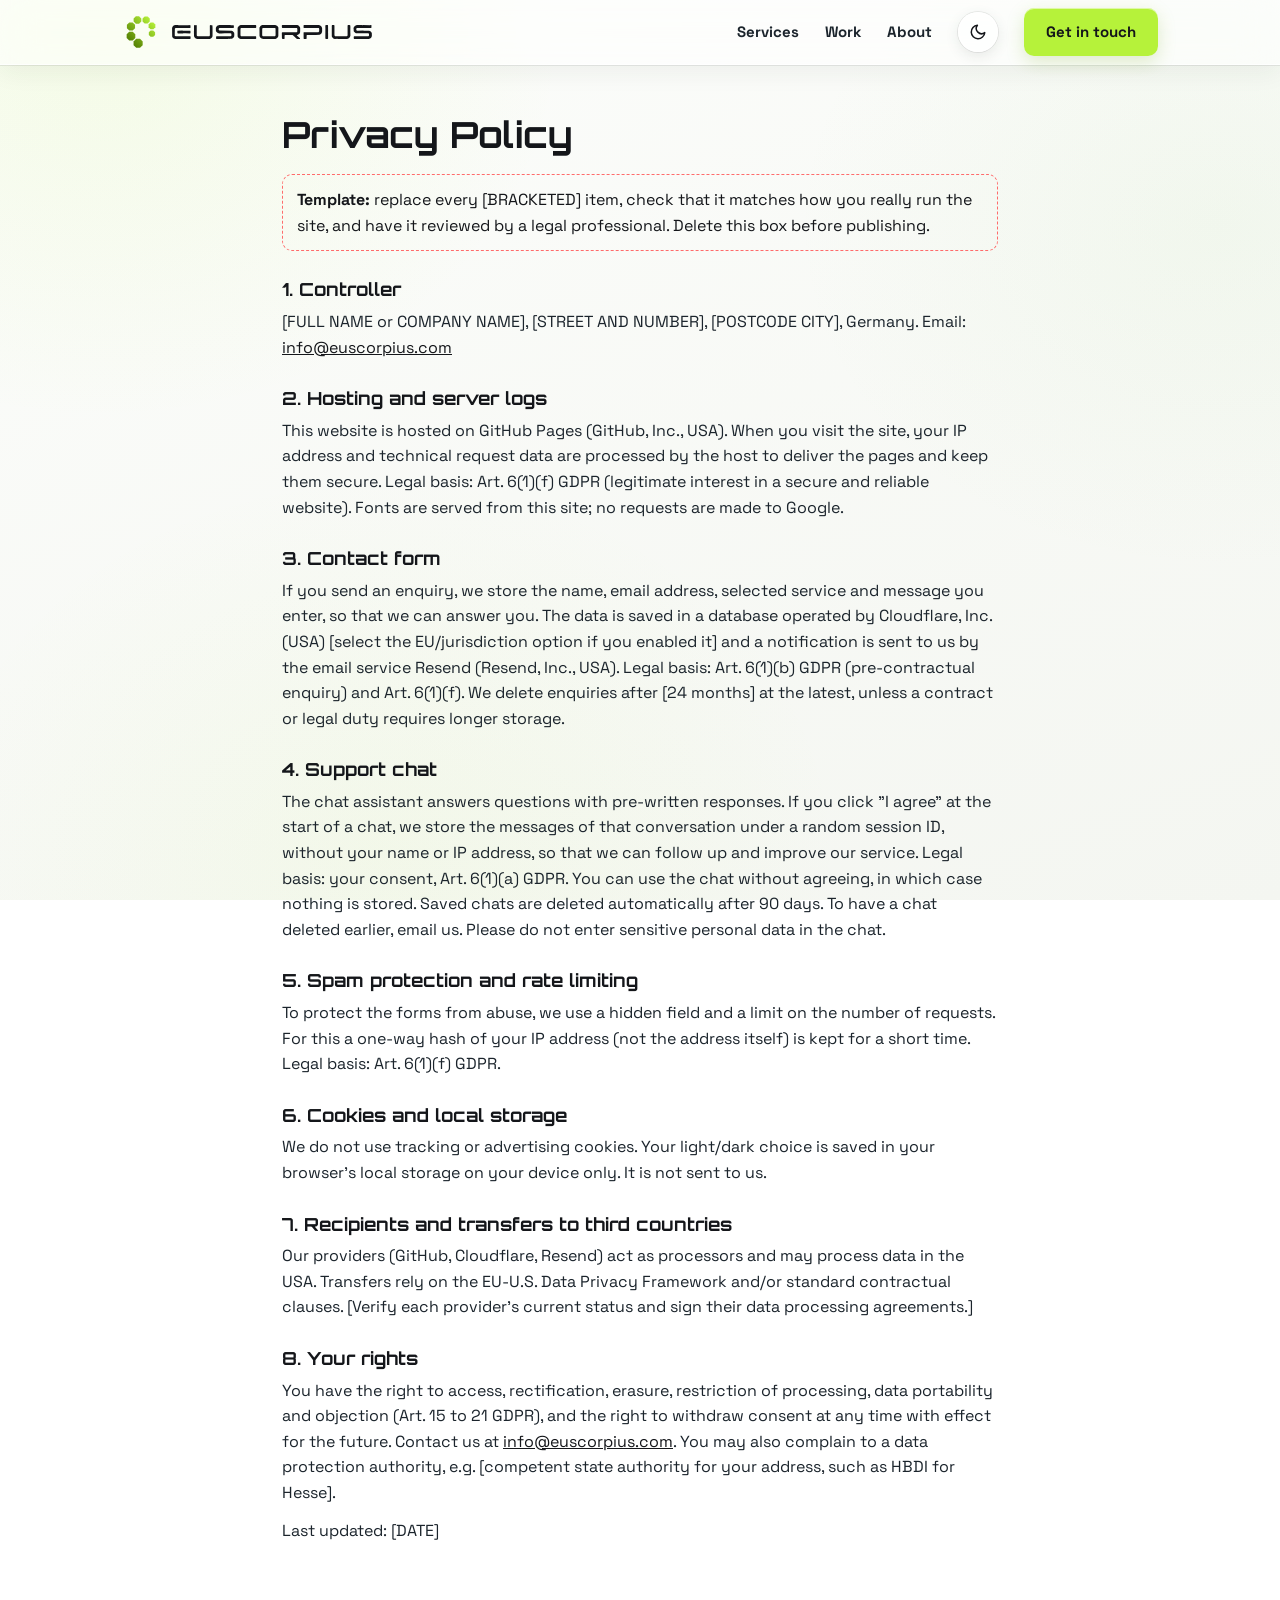
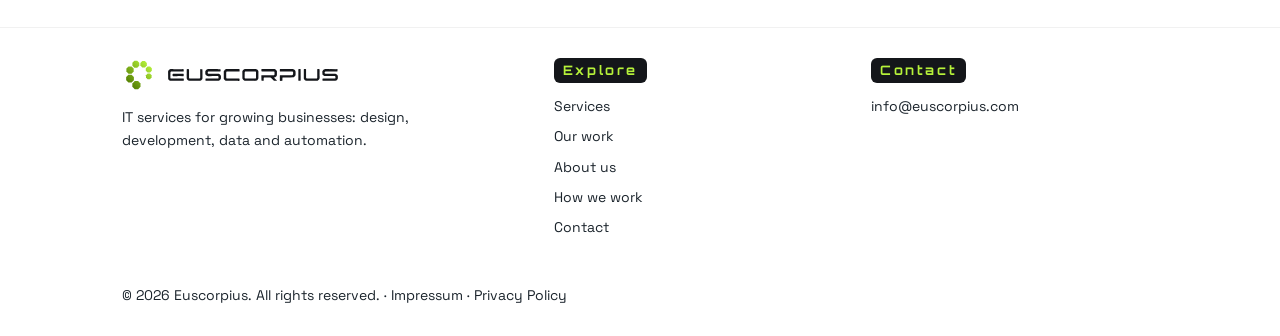
<file: datenschutz.html>
<!doctype html>
<html lang="en">
<head>
<meta charset="utf-8">
<meta name="viewport" content="width=device-width, initial-scale=1, viewport-fit=cover">
<meta name="color-scheme" content="dark light">
<link rel="icon" type="image/svg+xml" href="favicon.svg">
<script>(function(){var t;try{t=localStorage.getItem("eu-theme")}catch(e){}if(t!=="light"&&t!=="dark"){t=matchMedia("(prefers-color-scheme: light)").matches?"light":"dark"}document.documentElement.setAttribute("data-theme",t)})()</script>
<title>Euscorpius – IT Services</title>
<meta name="description" content="Euscorpius provides cloud, security, software and automation services.">
<link rel="stylesheet" href="css/00-fonts.css">
<link rel="stylesheet" href="css/01-theme.css">
<link rel="stylesheet" href="css/02-base.css">
<link rel="stylesheet" href="css/03-carousel.css">
<link rel="stylesheet" href="css/04-sections.css">
<link rel="stylesheet" href="css/05-media.css">
<link rel="stylesheet" href="css/06-work.css">
<link rel="stylesheet" href="css/07-hero.css">
<link rel="stylesheet" href="css/08-light-glass.css">
<link rel="stylesheet" href="css/09-chatbot.css">
<link rel="stylesheet" href="css/10-logo-ombre.css">
</head>
<link rel="stylesheet" href="css/00-fonts.css">
<link rel="stylesheet" href="css/01-theme.css">
<link rel="stylesheet" href="css/02-base.css">
<link rel="stylesheet" href="css/03-carousel.css">
<link rel="stylesheet" href="css/04-sections.css">
<link rel="stylesheet" href="css/05-media.css">
<link rel="stylesheet" href="css/06-work.css">
<link rel="stylesheet" href="css/07-hero.css">
<link rel="stylesheet" href="css/08-light-glass.css">
<link rel="stylesheet" href="css/09-chatbot.css">
<link rel="stylesheet" href="css/10-logo-ombre.css">
</head>
<body>
<svg width="0" height="0" style="position:absolute" aria-hidden="true" focusable="false"><defs><linearGradient id="eug1" x1="0" y1="1" x2="1" y2="0"><stop offset="0" stop-color="#507B01"/><stop offset="1" stop-color="#78A917"/></linearGradient><linearGradient id="eug2" x1="0" y1="1" x2="1" y2="0"><stop offset="0" stop-color="#517C01"/><stop offset="1" stop-color="#77A816"/></linearGradient><linearGradient id="eug3" x1="0" y1="1" x2="1" y2="0"><stop offset="0" stop-color="#67960E"/><stop offset="1" stop-color="#8ABF21"/></linearGradient><linearGradient id="eug4" x1="0" y1="1" x2="1" y2="0"><stop offset="0" stop-color="#84B81E"/><stop offset="1" stop-color="#A6DF31"/></linearGradient><linearGradient id="eug5" x1="0" y1="1" x2="1" y2="0"><stop offset="0" stop-color="#98CF29"/><stop offset="1" stop-color="#B6F23A"/></linearGradient><linearGradient id="eug6" x1="0" y1="1" x2="1" y2="0"><stop offset="0" stop-color="#99D02A"/><stop offset="1" stop-color="#B6F23A"/></linearGradient><linearGradient id="eug7" x1="0" y1="1" x2="1" y2="0"><stop offset="0" stop-color="#89BE21"/><stop offset="1" stop-color="#A4DE30"/></linearGradient></defs></svg>
<header><div class="wrap bar">
<a class="brand" href="index.html#top" aria-label="Euscorpius home"><svg class="mk" width="38" viewBox="0 0 120 120" role="img" aria-label="Euscorpius hexagon chain tail"><polygon points="65.3,101.6 56.9,110.0 45.0,110.0 36.5,101.6 36.5,89.7 45.0,81.2 56.9,81.2 65.3,89.7" fill="#B6F23A"/><polygon points="42.0,78.7 34.0,86.7 22.7,86.7 14.7,78.7 14.7,67.4 22.7,59.4 34.0,59.4 42.0,67.4" fill="#B6F23A"/><polygon points="41.2,47.9 33.7,55.5 23.0,55.5 15.5,47.9 15.5,37.3 23.0,29.7 33.7,29.7 41.2,37.3" fill="#B6F23A"/><polygon points="61.0,27.2 53.8,34.3 43.8,34.3 36.7,27.2 36.7,17.1 43.8,10.0 53.8,10.0 61.0,17.1" fill="#B6F23A"/><polygon points="87.7,26.9 81.0,33.5 71.6,33.5 64.9,26.9 64.9,17.4 71.6,10.7 81.0,10.7 87.7,17.4" fill="#B6F23A"/><polygon points="105.3,44.9 99.0,51.2 90.2,51.2 84.0,44.9 84.0,36.1 90.2,29.9 99.0,29.9 105.3,36.1" fill="#B6F23A"/><polygon class="stg" points="104.5,69.1 98.7,74.9 90.5,74.9 84.7,69.1 84.7,60.9 90.5,55.1 98.7,55.1 104.5,60.9"/></svg><svg class="w" width="200" viewBox="0 0 1228.0 86.3" role="img" aria-label="EUSCORPIUS"><path fill-rule="evenodd" fill="currentColor" d="M32.3 41.0 32.7 49.7 34.0 51.3 37.3 51.7 68.0 51.7 68.3 51.3 81.3 51.3 81.7 51.0 110.7 51.7 112.0 51.0 113.3 47.7 113.0 37.7 112.3 35.7 110.7 34.7 103.7 34.7 103.3 35.0 65.3 34.7 65.0 34.3 36.7 34.7 33.7 36.0 32.7 38.3ZM135.7 2.7 134.7 5.3 135.0 8.3 134.7 10.0 134.7 37.0 134.3 37.3 134.7 66.0 135.7 70.7 137.3 75.0 139.7 77.0 141.7 79.7 143.7 80.7 146.0 83.0 153.7 85.7 231.3 85.3 238.3 83.0 243.7 78.3 244.3 76.7 247.0 73.7 248.0 71.3 248.7 66.7 248.7 12.0 248.3 11.7 248.3 4.3 246.7 1.3 246.0 1.0 240.3 1.3 235.3 0.7 234.3 1.0 233.0 2.3 232.0 4.7 232.3 63.0 230.3 67.3 227.7 69.0 226.0 69.3 157.3 69.0 155.0 68.0 153.0 66.0 151.7 63.3 151.7 4.3 150.7 2.0 149.0 0.7 146.3 1.0 138.0 0.7ZM1117.7 12.0 1116.0 15.7 1115.0 19.7 1115.0 23.7 1115.7 27.3 1115.7 33.7 1116.3 38.7 1117.0 40.7 1120.7 44.3 1122.7 45.3 1126.3 48.7 1130.3 50.3 1135.3 51.3 1183.0 51.3 1183.3 51.0 1206.3 51.3 1207.3 51.7 1209.3 54.0 1210.0 57.7 1210.0 62.7 1209.3 66.7 1208.0 68.3 1206.3 69.0 1178.7 69.0 1178.3 69.3 1123.7 69.0 1123.3 69.3 1119.0 69.3 1117.0 70.7 1116.3 73.0 1116.0 82.0 1117.7 84.7 1119.7 85.3 1130.3 85.3 1130.7 85.7 1207.7 85.3 1216.7 83.0 1221.0 79.7 1224.0 76.3 1227.3 69.3 1227.3 65.7 1227.7 65.3 1227.3 51.0 1226.7 48.7 1223.7 43.3 1218.3 38.3 1215.3 37.3 1210.3 34.7 1176.3 34.7 1176.0 34.3 1138.0 34.7 1134.7 33.3 1133.0 31.7 1131.7 27.7 1132.0 23.3 1133.0 21.0 1135.0 19.0 1138.3 17.7 1141.7 18.0 1143.3 17.7 1144.3 18.0 1223.0 18.0 1224.7 16.3 1225.0 8.0 1225.7 5.3 1224.3 2.0 1223.0 0.7 1218.3 0.7 1218.0 1.0 1171.7 0.7 1171.3 1.0 1168.0 1.0 1167.7 0.7 1135.0 0.3 1132.3 1.0 1125.0 4.3 1123.0 6.7 1122.0 7.0 1120.7 8.3 1119.7 10.3ZM982.3 1.7 981.3 4.3 981.3 68.7 981.7 71.0 982.7 73.0 984.7 75.3 986.3 78.3 991.0 82.3 994.3 84.0 1000.3 85.3 1017.0 85.0 1017.3 85.3 1075.0 85.7 1079.7 84.7 1084.0 83.0 1086.7 80.3 1088.0 79.7 1089.7 77.3 1092.3 75.0 1095.7 66.7 1095.7 51.0 1095.3 50.7 1095.3 21.0 1095.7 20.7 1095.3 6.3 1095.7 5.0 1094.7 2.7 1093.0 1.0 1090.7 0.3 1090.3 0.7 1084.7 0.7 1084.3 0.3 1081.0 0.7 1079.3 1.7 1078.3 4.0 1078.3 62.7 1077.3 66.7 1076.0 68.0 1073.0 69.0 1046.7 69.0 1046.3 69.3 1005.3 69.3 1002.0 68.7 1000.3 67.3 997.7 62.7 997.7 4.0 996.7 1.7 995.0 0.3 983.3 0.7ZM808.7 2.3 808.0 4.7 808.0 8.3 808.3 8.7 808.0 9.0 808.0 16.0 809.3 17.7 810.3 18.0 831.0 18.0 831.3 17.7 898.7 18.0 901.0 19.0 902.7 20.7 904.0 24.3 903.7 38.7 903.3 39.7 899.0 44.0 897.3 44.7 883.3 45.0 883.0 44.7 868.3 44.7 868.0 44.3 813.7 44.3 809.7 45.0 808.3 46.3 808.0 47.3 808.3 82.7 809.0 84.3 810.7 85.7 812.3 86.0 824.3 85.7 825.7 84.7 826.7 82.7 826.7 65.7 827.3 62.7 828.7 61.3 830.0 61.0 882.0 61.0 882.3 60.7 906.0 60.3 909.0 59.0 912.0 56.7 913.7 56.0 915.7 53.3 918.3 51.0 919.7 48.3 921.3 43.7 922.0 39.0 922.0 27.3 921.7 27.0 922.0 20.3 921.3 17.7 918.7 11.3 914.0 6.3 909.7 3.0 902.7 0.7 816.3 0.7 816.0 0.3 811.3 0.3 810.0 0.7ZM675.3 2.3 674.3 4.3 675.0 15.0 676.0 17.0 678.3 18.0 755.0 18.0 755.3 17.7 756.0 18.0 764.3 18.0 766.7 18.7 768.3 20.0 769.0 21.3 769.7 26.3 769.3 40.7 767.7 43.3 765.3 44.7 763.0 45.3 740.3 45.0 740.0 44.7 677.7 44.7 675.7 45.7 674.3 47.0 675.0 81.7 676.0 83.7 677.3 85.0 678.7 85.7 689.0 85.7 690.7 84.3 691.3 82.7 691.3 66.0 692.3 62.7 694.0 61.3 730.3 61.3 730.7 61.7 740.0 61.7 745.0 64.7 746.7 67.0 749.3 68.7 763.3 83.0 766.3 84.7 770.7 85.7 772.7 85.3 778.3 85.3 778.7 85.7 784.3 85.3 785.3 85.7 786.0 85.3 786.3 84.7 786.0 82.0 779.0 76.0 772.0 68.7 770.3 67.7 766.3 63.0 766.3 62.3 767.3 61.3 768.7 60.7 774.0 59.7 777.0 57.3 778.7 56.7 783.7 51.7 786.7 45.3 787.0 32.0 787.3 31.7 787.0 30.3 787.0 22.0 787.3 21.7 787.0 17.0 784.0 10.7 777.0 3.7 770.0 0.3 678.0 0.3ZM538.3 13.0 537.0 18.3 537.3 66.7 538.3 71.3 543.0 78.3 550.0 83.3 554.7 85.0 561.3 85.7 625.3 85.7 628.0 86.0 628.3 85.7 635.3 85.3 641.3 83.3 647.0 78.7 648.7 76.7 650.3 73.0 652.3 70.7 653.0 64.3 653.0 26.7 653.3 26.3 653.0 15.7 651.7 12.3 649.7 10.0 648.7 7.7 647.0 6.7 644.7 4.0 637.3 1.0 634.3 0.3 616.0 0.3 615.7 0.7 555.0 0.3 551.0 2.3 547.0 3.7 541.7 8.3 540.7 10.3ZM634.7 20.3 636.0 24.7 635.7 27.3 636.0 63.0 635.0 66.3 633.3 68.3 632.0 69.0 567.0 69.0 566.7 69.3 561.3 69.3 558.3 69.0 556.0 67.7 555.0 66.3 553.7 63.0 554.0 24.7 555.0 21.0 557.0 18.7 558.3 18.0 629.3 17.7 632.0 18.0 633.3 18.7ZM403.3 15.3 402.7 18.3 402.7 69.0 403.3 71.7 405.3 74.3 407.0 78.0 413.7 83.3 416.0 84.3 422.0 85.7 466.0 85.3 466.3 85.7 505.0 85.7 505.3 86.0 512.7 86.0 515.7 84.7 516.7 83.7 517.3 82.3 516.7 78.3 517.0 73.0 516.3 71.0 515.0 69.7 513.0 69.0 429.7 69.0 427.7 69.3 424.0 68.7 422.0 67.0 420.3 61.3 420.3 27.3 421.3 21.0 422.7 19.0 424.0 18.3 426.7 18.0 455.7 18.0 456.0 17.7 513.7 18.0 515.7 17.3 517.0 15.7 517.0 4.0 516.0 2.3 513.3 0.7 421.3 0.3 412.3 4.3 407.7 8.7 406.0 12.0ZM271.3 12.0 269.0 18.7 269.3 35.3 271.7 41.0 275.3 45.0 276.7 45.7 279.3 48.3 285.7 51.3 289.7 52.0 295.3 52.0 295.7 51.7 302.7 52.0 303.0 51.7 323.0 51.3 323.3 51.0 353.7 51.0 355.0 50.7 358.3 51.0 362.7 52.7 364.0 54.3 364.7 57.7 364.7 63.3 364.0 66.7 362.7 68.3 359.0 69.3 273.3 69.0 271.3 70.3 270.7 72.0 270.3 80.0 270.0 80.3 270.0 82.0 270.7 83.3 273.0 85.7 319.0 85.7 319.3 85.3 343.7 85.3 344.0 85.0 352.7 85.3 353.0 85.0 365.7 84.7 370.7 83.3 374.7 80.3 378.3 76.7 380.3 72.7 381.7 71.0 382.0 64.3 382.3 64.0 382.3 53.0 381.3 48.3 377.7 42.3 376.0 41.3 373.3 38.3 366.0 34.7 292.3 34.3 288.7 32.7 287.3 31.0 286.7 29.0 287.0 23.0 288.0 21.0 290.7 18.3 292.3 17.7 377.3 18.0 379.0 16.7 379.7 13.7 379.7 4.7 378.0 1.3 377.3 1.0 360.0 1.0 359.7 0.7 290.7 0.7 289.3 0.3 285.3 1.3 283.0 2.7 279.7 3.7 276.0 6.7ZM2.3 11.7 1.0 14.7 0.0 19.3 0.7 71.3 2.3 76.0 6.0 80.0 8.0 81.0 10.0 83.0 15.0 85.0 18.3 85.7 36.7 85.7 37.0 85.3 111.0 85.7 113.7 83.0 114.0 82.0 113.7 72.7 113.0 70.0 111.7 69.0 108.0 68.7 107.7 69.0 23.3 69.3 19.0 68.3 17.3 67.0 16.7 62.3 16.7 44.0 17.0 43.7 17.3 23.7 18.7 21.0 21.0 18.7 30.3 18.3 30.7 18.0 47.0 18.0 47.3 17.7 105.3 17.7 105.7 18.0 110.7 18.0 111.7 17.7 113.0 16.3 113.3 7.0 113.7 6.7 113.3 3.7 111.3 1.0 102.7 0.7 102.3 1.0 47.7 1.3 47.3 1.0 38.0 1.0 37.7 0.7 30.3 0.7 30.0 0.3 18.3 0.3 10.0 3.7 4.7 8.3 3.7 10.3ZM944.7 0.0 943.0 1.3 941.7 5.0 941.7 16.7 942.0 17.0 941.7 82.3 943.7 85.0 945.3 85.7 956.0 85.7 957.3 85.0 959.0 81.7 958.7 80.3 958.7 47.7 958.3 47.3 958.3 40.0 958.7 39.7 958.3 3.7 957.7 1.7 956.3 0.3Z"/></svg></a>
<nav><a class="l" href="index.html#services">Services</a><a class="l" href="index.html#work">Work</a><a class="l" href="index.html#about">About</a><button type="button" class="tg" id="tg" aria-label="Switch to light mode" title="Switch theme"><svg class="sun" viewBox="0 0 24 24" fill="none" stroke="currentColor" stroke-width="2" stroke-linecap="round" aria-hidden="true"><circle cx="12" cy="12" r="4"/><path d="M12 2v2M12 20v2M4.9 4.9l1.4 1.4M17.7 17.7l1.4 1.4M2 12h2M20 12h2M4.9 19.1l1.4-1.4M17.7 6.3l1.4-1.4"/></svg><svg class="moon" viewBox="0 0 24 24" fill="none" stroke="currentColor" stroke-width="2" stroke-linecap="round" stroke-linejoin="round" aria-hidden="true"><path d="M21 12.8A9 9 0 1 1 11.2 3a7 7 0 0 0 9.8 9.8z"/></svg></button><a class="btn" href="index.html#contact">Get in touch</a></nav>
</div></header>
<main id="top" class="legal wrap">
<h1>Privacy Policy</h1>
<p class="todo"><strong>Template:</strong> replace every [BRACKETED] item, check that it matches how you really run the site, and have it reviewed by a legal professional. Delete this box before publishing.</p>
<h2>1. Controller</h2>
<p>[FULL NAME or COMPANY NAME], [STREET AND NUMBER], [POSTCODE CITY], Germany. Email: <a href="mailto:info@euscorpius.com">info@euscorpius.com</a></p>
<h2>2. Hosting and server logs</h2>
<p>This website is hosted on GitHub Pages (GitHub, Inc., USA). When you visit the site, your IP address and technical request data are processed by the host to deliver the pages and keep them secure. Legal basis: Art. 6(1)(f) GDPR (legitimate interest in a secure and reliable website). Fonts are served from this site; no requests are made to Google.</p>
<h2>3. Contact form</h2>
<p>If you send an enquiry, we store the name, email address, selected service and message you enter, so that we can answer you. The data is saved in a database operated by Cloudflare, Inc. (USA) [select the EU/jurisdiction option if you enabled it] and a notification is sent to us by the email service Resend (Resend, Inc., USA). Legal basis: Art. 6(1)(b) GDPR (pre-contractual enquiry) and Art. 6(1)(f). We delete enquiries after [24 months] at the latest, unless a contract or legal duty requires longer storage.</p>
<h2>4. Support chat</h2>
<p>The chat assistant answers questions with pre-written responses. If you click "I agree" at the start of a chat, we store the messages of that conversation under a random session ID, without your name or IP address, so that we can follow up and improve our service. Legal basis: your consent, Art. 6(1)(a) GDPR. You can use the chat without agreeing, in which case nothing is stored. Saved chats are deleted automatically after 90 days. To have a chat deleted earlier, email us. Please do not enter sensitive personal data in the chat.</p>
<h2>5. Spam protection and rate limiting</h2>
<p>To protect the forms from abuse, we use a hidden field and a limit on the number of requests. For this a one-way hash of your IP address (not the address itself) is kept for a short time. Legal basis: Art. 6(1)(f) GDPR.</p>
<h2>6. Cookies and local storage</h2>
<p>We do not use tracking or advertising cookies. Your light/dark choice is saved in your browser's local storage on your device only. It is not sent to us.</p>
<h2>7. Recipients and transfers to third countries</h2>
<p>Our providers (GitHub, Cloudflare, Resend) act as processors and may process data in the USA. Transfers rely on the EU-U.S. Data Privacy Framework and/or standard contractual clauses. [Verify each provider's current status and sign their data processing agreements.]</p>
<h2>8. Your rights</h2>
<p>You have the right to access, rectification, erasure, restriction of processing, data portability and objection (Art. 15 to 21 GDPR), and the right to withdraw consent at any time with effect for the future. Contact us at <a href="mailto:info@euscorpius.com">info@euscorpius.com</a>. You may also complain to a data protection authority, e.g. [competent state authority for your address, such as HBDI for Hesse].</p>
<p>Last updated: [DATE]</p>
</main>
<footer><div class="wrap fgrid"><div><a class="brand" href="index.html#top" aria-label="Euscorpius home"><svg class="mk" width="34" viewBox="0 0 120 120" role="img" aria-label="Euscorpius hexagon chain tail"><polygon points="65.3,101.6 56.9,110.0 45.0,110.0 36.5,101.6 36.5,89.7 45.0,81.2 56.9,81.2 65.3,89.7" fill="#B6F23A"/><polygon points="42.0,78.7 34.0,86.7 22.7,86.7 14.7,78.7 14.7,67.4 22.7,59.4 34.0,59.4 42.0,67.4" fill="#B6F23A"/><polygon points="41.2,47.9 33.7,55.5 23.0,55.5 15.5,47.9 15.5,37.3 23.0,29.7 33.7,29.7 41.2,37.3" fill="#B6F23A"/><polygon points="61.0,27.2 53.8,34.3 43.8,34.3 36.7,27.2 36.7,17.1 43.8,10.0 53.8,10.0 61.0,17.1" fill="#B6F23A"/><polygon points="87.7,26.9 81.0,33.5 71.6,33.5 64.9,26.9 64.9,17.4 71.6,10.7 81.0,10.7 87.7,17.4" fill="#B6F23A"/><polygon points="105.3,44.9 99.0,51.2 90.2,51.2 84.0,44.9 84.0,36.1 90.2,29.9 99.0,29.9 105.3,36.1" fill="#B6F23A"/><polygon class="stg" points="104.5,69.1 98.7,74.9 90.5,74.9 84.7,69.1 84.7,60.9 90.5,55.1 98.7,55.1 104.5,60.9"/></svg><svg class="w" width="170" viewBox="0 0 1228.0 86.3" role="img" aria-label="EUSCORPIUS"><path fill-rule="evenodd" fill="currentColor" d="M32.3 41.0 32.7 49.7 34.0 51.3 37.3 51.7 68.0 51.7 68.3 51.3 81.3 51.3 81.7 51.0 110.7 51.7 112.0 51.0 113.3 47.7 113.0 37.7 112.3 35.7 110.7 34.7 103.7 34.7 103.3 35.0 65.3 34.7 65.0 34.3 36.7 34.7 33.7 36.0 32.7 38.3ZM135.7 2.7 134.7 5.3 135.0 8.3 134.7 10.0 134.7 37.0 134.3 37.3 134.7 66.0 135.7 70.7 137.3 75.0 139.7 77.0 141.7 79.7 143.7 80.7 146.0 83.0 153.7 85.7 231.3 85.3 238.3 83.0 243.7 78.3 244.3 76.7 247.0 73.7 248.0 71.3 248.7 66.7 248.7 12.0 248.3 11.7 248.3 4.3 246.7 1.3 246.0 1.0 240.3 1.3 235.3 0.7 234.3 1.0 233.0 2.3 232.0 4.7 232.3 63.0 230.3 67.3 227.7 69.0 226.0 69.3 157.3 69.0 155.0 68.0 153.0 66.0 151.7 63.3 151.7 4.3 150.7 2.0 149.0 0.7 146.3 1.0 138.0 0.7ZM1117.7 12.0 1116.0 15.7 1115.0 19.7 1115.0 23.7 1115.7 27.3 1115.7 33.7 1116.3 38.7 1117.0 40.7 1120.7 44.3 1122.7 45.3 1126.3 48.7 1130.3 50.3 1135.3 51.3 1183.0 51.3 1183.3 51.0 1206.3 51.3 1207.3 51.7 1209.3 54.0 1210.0 57.7 1210.0 62.7 1209.3 66.7 1208.0 68.3 1206.3 69.0 1178.7 69.0 1178.3 69.3 1123.7 69.0 1123.3 69.3 1119.0 69.3 1117.0 70.7 1116.3 73.0 1116.0 82.0 1117.7 84.7 1119.7 85.3 1130.3 85.3 1130.7 85.7 1207.7 85.3 1216.7 83.0 1221.0 79.7 1224.0 76.3 1227.3 69.3 1227.3 65.7 1227.7 65.3 1227.3 51.0 1226.7 48.7 1223.7 43.3 1218.3 38.3 1215.3 37.3 1210.3 34.7 1176.3 34.7 1176.0 34.3 1138.0 34.7 1134.7 33.3 1133.0 31.7 1131.7 27.7 1132.0 23.3 1133.0 21.0 1135.0 19.0 1138.3 17.7 1141.7 18.0 1143.3 17.7 1144.3 18.0 1223.0 18.0 1224.7 16.3 1225.0 8.0 1225.7 5.3 1224.3 2.0 1223.0 0.7 1218.3 0.7 1218.0 1.0 1171.7 0.7 1171.3 1.0 1168.0 1.0 1167.7 0.7 1135.0 0.3 1132.3 1.0 1125.0 4.3 1123.0 6.7 1122.0 7.0 1120.7 8.3 1119.7 10.3ZM982.3 1.7 981.3 4.3 981.3 68.7 981.7 71.0 982.7 73.0 984.7 75.3 986.3 78.3 991.0 82.3 994.3 84.0 1000.3 85.3 1017.0 85.0 1017.3 85.3 1075.0 85.7 1079.7 84.7 1084.0 83.0 1086.7 80.3 1088.0 79.7 1089.7 77.3 1092.3 75.0 1095.7 66.7 1095.7 51.0 1095.3 50.7 1095.3 21.0 1095.7 20.7 1095.3 6.3 1095.7 5.0 1094.7 2.7 1093.0 1.0 1090.7 0.3 1090.3 0.7 1084.7 0.7 1084.3 0.3 1081.0 0.7 1079.3 1.7 1078.3 4.0 1078.3 62.7 1077.3 66.7 1076.0 68.0 1073.0 69.0 1046.7 69.0 1046.3 69.3 1005.3 69.3 1002.0 68.7 1000.3 67.3 997.7 62.7 997.7 4.0 996.7 1.7 995.0 0.3 983.3 0.7ZM808.7 2.3 808.0 4.7 808.0 8.3 808.3 8.7 808.0 9.0 808.0 16.0 809.3 17.7 810.3 18.0 831.0 18.0 831.3 17.7 898.7 18.0 901.0 19.0 902.7 20.7 904.0 24.3 903.7 38.7 903.3 39.7 899.0 44.0 897.3 44.7 883.3 45.0 883.0 44.7 868.3 44.7 868.0 44.3 813.7 44.3 809.7 45.0 808.3 46.3 808.0 47.3 808.3 82.7 809.0 84.3 810.7 85.7 812.3 86.0 824.3 85.7 825.7 84.7 826.7 82.7 826.7 65.7 827.3 62.7 828.7 61.3 830.0 61.0 882.0 61.0 882.3 60.7 906.0 60.3 909.0 59.0 912.0 56.7 913.7 56.0 915.7 53.3 918.3 51.0 919.7 48.3 921.3 43.7 922.0 39.0 922.0 27.3 921.7 27.0 922.0 20.3 921.3 17.7 918.7 11.3 914.0 6.3 909.7 3.0 902.7 0.7 816.3 0.7 816.0 0.3 811.3 0.3 810.0 0.7ZM675.3 2.3 674.3 4.3 675.0 15.0 676.0 17.0 678.3 18.0 755.0 18.0 755.3 17.7 756.0 18.0 764.3 18.0 766.7 18.7 768.3 20.0 769.0 21.3 769.7 26.3 769.3 40.7 767.7 43.3 765.3 44.7 763.0 45.3 740.3 45.0 740.0 44.7 677.7 44.7 675.7 45.7 674.3 47.0 675.0 81.7 676.0 83.7 677.3 85.0 678.7 85.7 689.0 85.7 690.7 84.3 691.3 82.7 691.3 66.0 692.3 62.7 694.0 61.3 730.3 61.3 730.7 61.7 740.0 61.7 745.0 64.7 746.7 67.0 749.3 68.7 763.3 83.0 766.3 84.7 770.7 85.7 772.7 85.3 778.3 85.3 778.7 85.7 784.3 85.3 785.3 85.7 786.0 85.3 786.3 84.7 786.0 82.0 779.0 76.0 772.0 68.7 770.3 67.7 766.3 63.0 766.3 62.3 767.3 61.3 768.7 60.7 774.0 59.7 777.0 57.3 778.7 56.7 783.7 51.7 786.7 45.3 787.0 32.0 787.3 31.7 787.0 30.3 787.0 22.0 787.3 21.7 787.0 17.0 784.0 10.7 777.0 3.7 770.0 0.3 678.0 0.3ZM538.3 13.0 537.0 18.3 537.3 66.7 538.3 71.3 543.0 78.3 550.0 83.3 554.7 85.0 561.3 85.7 625.3 85.7 628.0 86.0 628.3 85.7 635.3 85.3 641.3 83.3 647.0 78.7 648.7 76.7 650.3 73.0 652.3 70.7 653.0 64.3 653.0 26.7 653.3 26.3 653.0 15.7 651.7 12.3 649.7 10.0 648.7 7.7 647.0 6.7 644.7 4.0 637.3 1.0 634.3 0.3 616.0 0.3 615.7 0.7 555.0 0.3 551.0 2.3 547.0 3.7 541.7 8.3 540.7 10.3ZM634.7 20.3 636.0 24.7 635.7 27.3 636.0 63.0 635.0 66.3 633.3 68.3 632.0 69.0 567.0 69.0 566.7 69.3 561.3 69.3 558.3 69.0 556.0 67.7 555.0 66.3 553.7 63.0 554.0 24.7 555.0 21.0 557.0 18.7 558.3 18.0 629.3 17.7 632.0 18.0 633.3 18.7ZM403.3 15.3 402.7 18.3 402.7 69.0 403.3 71.7 405.3 74.3 407.0 78.0 413.7 83.3 416.0 84.3 422.0 85.7 466.0 85.3 466.3 85.7 505.0 85.7 505.3 86.0 512.7 86.0 515.7 84.7 516.7 83.7 517.3 82.3 516.7 78.3 517.0 73.0 516.3 71.0 515.0 69.7 513.0 69.0 429.7 69.0 427.7 69.3 424.0 68.7 422.0 67.0 420.3 61.3 420.3 27.3 421.3 21.0 422.7 19.0 424.0 18.3 426.7 18.0 455.7 18.0 456.0 17.7 513.7 18.0 515.7 17.3 517.0 15.7 517.0 4.0 516.0 2.3 513.3 0.7 421.3 0.3 412.3 4.3 407.7 8.7 406.0 12.0ZM271.3 12.0 269.0 18.7 269.3 35.3 271.7 41.0 275.3 45.0 276.7 45.7 279.3 48.3 285.7 51.3 289.7 52.0 295.3 52.0 295.7 51.7 302.7 52.0 303.0 51.7 323.0 51.3 323.3 51.0 353.7 51.0 355.0 50.7 358.3 51.0 362.7 52.7 364.0 54.3 364.7 57.7 364.7 63.3 364.0 66.7 362.7 68.3 359.0 69.3 273.3 69.0 271.3 70.3 270.7 72.0 270.3 80.0 270.0 80.3 270.0 82.0 270.7 83.3 273.0 85.7 319.0 85.7 319.3 85.3 343.7 85.3 344.0 85.0 352.7 85.3 353.0 85.0 365.7 84.7 370.7 83.3 374.7 80.3 378.3 76.7 380.3 72.7 381.7 71.0 382.0 64.3 382.3 64.0 382.3 53.0 381.3 48.3 377.7 42.3 376.0 41.3 373.3 38.3 366.0 34.7 292.3 34.3 288.7 32.7 287.3 31.0 286.7 29.0 287.0 23.0 288.0 21.0 290.7 18.3 292.3 17.7 377.3 18.0 379.0 16.7 379.7 13.7 379.7 4.7 378.0 1.3 377.3 1.0 360.0 1.0 359.7 0.7 290.7 0.7 289.3 0.3 285.3 1.3 283.0 2.7 279.7 3.7 276.0 6.7ZM2.3 11.7 1.0 14.7 0.0 19.3 0.7 71.3 2.3 76.0 6.0 80.0 8.0 81.0 10.0 83.0 15.0 85.0 18.3 85.7 36.7 85.7 37.0 85.3 111.0 85.7 113.7 83.0 114.0 82.0 113.7 72.7 113.0 70.0 111.7 69.0 108.0 68.7 107.7 69.0 23.3 69.3 19.0 68.3 17.3 67.0 16.7 62.3 16.7 44.0 17.0 43.7 17.3 23.7 18.7 21.0 21.0 18.7 30.3 18.3 30.7 18.0 47.0 18.0 47.3 17.7 105.3 17.7 105.7 18.0 110.7 18.0 111.7 17.7 113.0 16.3 113.3 7.0 113.7 6.7 113.3 3.7 111.3 1.0 102.7 0.7 102.3 1.0 47.7 1.3 47.3 1.0 38.0 1.0 37.7 0.7 30.3 0.7 30.0 0.3 18.3 0.3 10.0 3.7 4.7 8.3 3.7 10.3ZM944.7 0.0 943.0 1.3 941.7 5.0 941.7 16.7 942.0 17.0 941.7 82.3 943.7 85.0 945.3 85.7 956.0 85.7 957.3 85.0 959.0 81.7 958.7 80.3 958.7 47.7 958.3 47.3 958.3 40.0 958.7 39.7 958.3 3.7 957.7 1.7 956.3 0.3Z"/></svg></a><p>IT services for growing businesses: design, development, data and automation.</p></div><div><h4>Explore</h4><a href="index.html#services">Services</a><a href="index.html#work">Our work</a><a href="index.html#about">About us</a><a href="index.html#approach">How we work</a><a href="index.html#contact">Contact</a></div><div><h4>Contact</h4><a href="mailto:info@euscorpius.com">info@euscorpius.com</a></div></div><div class="wrap copy">&copy; 2026 Euscorpius. All rights reserved. &middot; <a href="impressum.html">Impressum</a> &middot; <a href="datenschutz.html">Privacy Policy</a></div></footer>
<script src="js/theme-toggle.js"></script>
</body>
</html>
</file>
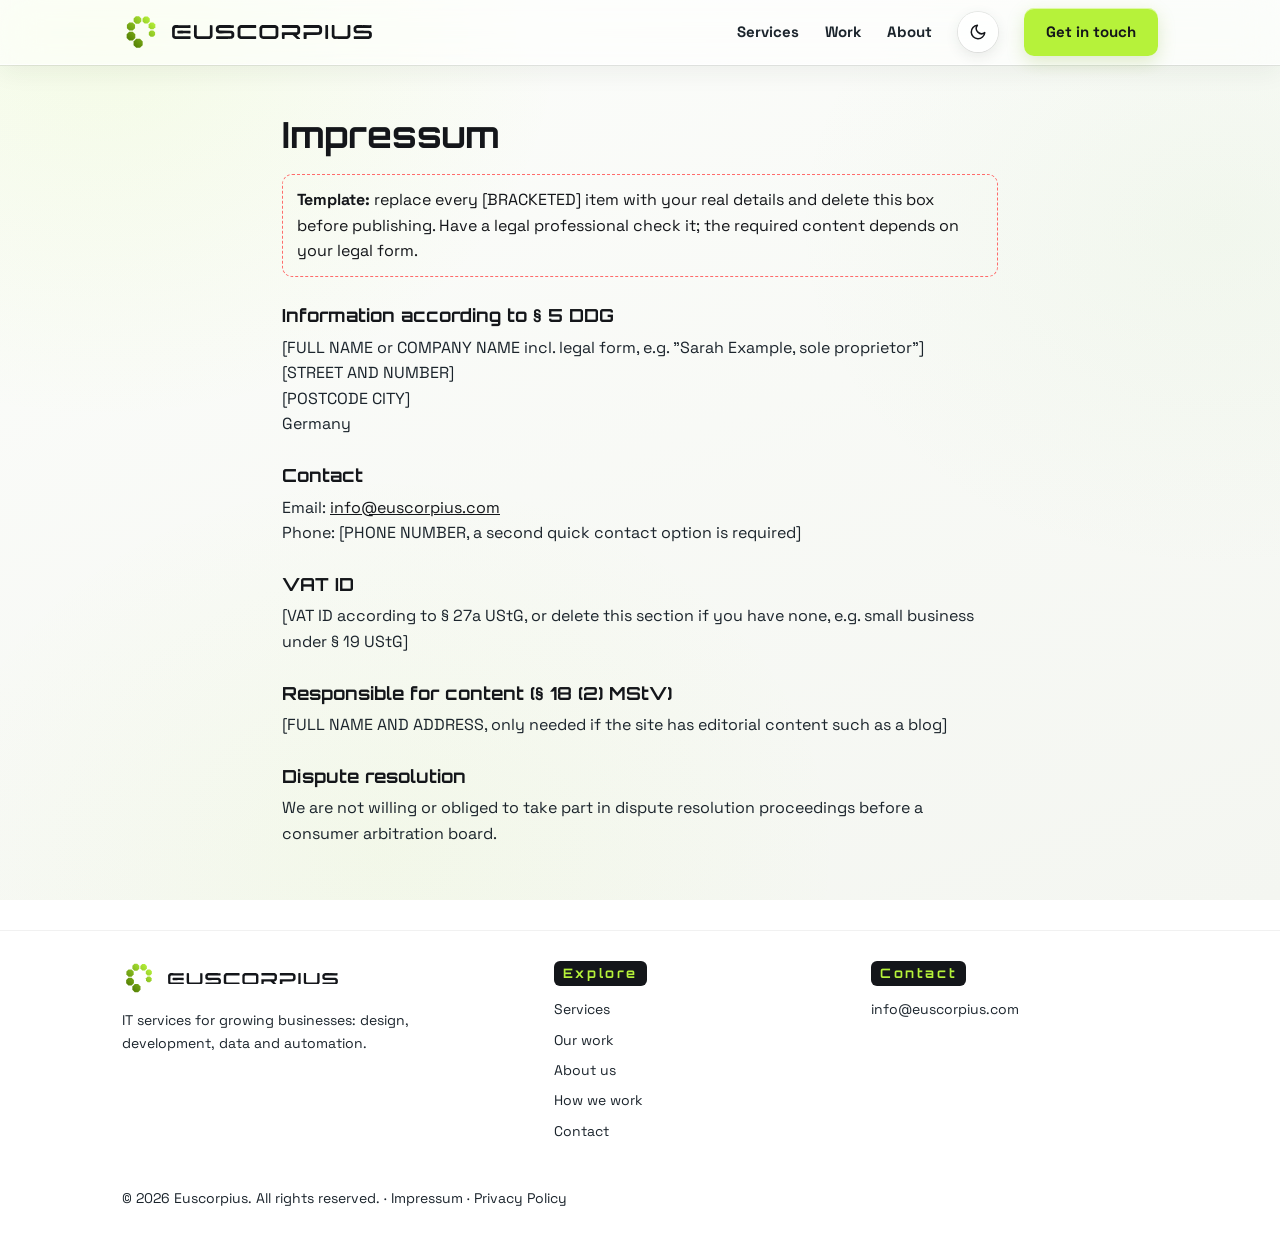
<file: impressum.html>
<!doctype html>
<html lang="en">
<head>
<meta charset="utf-8">
<meta name="viewport" content="width=device-width, initial-scale=1, viewport-fit=cover">
<meta name="color-scheme" content="dark light">
<link rel="icon" type="image/svg+xml" href="favicon.svg">
<script>(function(){var t;try{t=localStorage.getItem("eu-theme")}catch(e){}if(t!=="light"&&t!=="dark"){t=matchMedia("(prefers-color-scheme: light)").matches?"light":"dark"}document.documentElement.setAttribute("data-theme",t)})()</script>
<title>Euscorpius – IT Services</title>
<meta name="description" content="Euscorpius provides cloud, security, software and automation services.">
<link rel="stylesheet" href="css/00-fonts.css">
<link rel="stylesheet" href="css/01-theme.css">
<link rel="stylesheet" href="css/02-base.css">
<link rel="stylesheet" href="css/03-carousel.css">
<link rel="stylesheet" href="css/04-sections.css">
<link rel="stylesheet" href="css/05-media.css">
<link rel="stylesheet" href="css/06-work.css">
<link rel="stylesheet" href="css/07-hero.css">
<link rel="stylesheet" href="css/08-light-glass.css">
<link rel="stylesheet" href="css/09-chatbot.css">
<link rel="stylesheet" href="css/10-logo-ombre.css">
</head>
<link rel="stylesheet" href="css/00-fonts.css">
<link rel="stylesheet" href="css/01-theme.css">
<link rel="stylesheet" href="css/02-base.css">
<link rel="stylesheet" href="css/03-carousel.css">
<link rel="stylesheet" href="css/04-sections.css">
<link rel="stylesheet" href="css/05-media.css">
<link rel="stylesheet" href="css/06-work.css">
<link rel="stylesheet" href="css/07-hero.css">
<link rel="stylesheet" href="css/08-light-glass.css">
<link rel="stylesheet" href="css/09-chatbot.css">
<link rel="stylesheet" href="css/10-logo-ombre.css">
</head>
<body>
<svg width="0" height="0" style="position:absolute" aria-hidden="true" focusable="false"><defs><linearGradient id="eug1" x1="0" y1="1" x2="1" y2="0"><stop offset="0" stop-color="#507B01"/><stop offset="1" stop-color="#78A917"/></linearGradient><linearGradient id="eug2" x1="0" y1="1" x2="1" y2="0"><stop offset="0" stop-color="#517C01"/><stop offset="1" stop-color="#77A816"/></linearGradient><linearGradient id="eug3" x1="0" y1="1" x2="1" y2="0"><stop offset="0" stop-color="#67960E"/><stop offset="1" stop-color="#8ABF21"/></linearGradient><linearGradient id="eug4" x1="0" y1="1" x2="1" y2="0"><stop offset="0" stop-color="#84B81E"/><stop offset="1" stop-color="#A6DF31"/></linearGradient><linearGradient id="eug5" x1="0" y1="1" x2="1" y2="0"><stop offset="0" stop-color="#98CF29"/><stop offset="1" stop-color="#B6F23A"/></linearGradient><linearGradient id="eug6" x1="0" y1="1" x2="1" y2="0"><stop offset="0" stop-color="#99D02A"/><stop offset="1" stop-color="#B6F23A"/></linearGradient><linearGradient id="eug7" x1="0" y1="1" x2="1" y2="0"><stop offset="0" stop-color="#89BE21"/><stop offset="1" stop-color="#A4DE30"/></linearGradient></defs></svg>
<header><div class="wrap bar">
<a class="brand" href="index.html#top" aria-label="Euscorpius home"><svg class="mk" width="38" viewBox="0 0 120 120" role="img" aria-label="Euscorpius hexagon chain tail"><polygon points="65.3,101.6 56.9,110.0 45.0,110.0 36.5,101.6 36.5,89.7 45.0,81.2 56.9,81.2 65.3,89.7" fill="#B6F23A"/><polygon points="42.0,78.7 34.0,86.7 22.7,86.7 14.7,78.7 14.7,67.4 22.7,59.4 34.0,59.4 42.0,67.4" fill="#B6F23A"/><polygon points="41.2,47.9 33.7,55.5 23.0,55.5 15.5,47.9 15.5,37.3 23.0,29.7 33.7,29.7 41.2,37.3" fill="#B6F23A"/><polygon points="61.0,27.2 53.8,34.3 43.8,34.3 36.7,27.2 36.7,17.1 43.8,10.0 53.8,10.0 61.0,17.1" fill="#B6F23A"/><polygon points="87.7,26.9 81.0,33.5 71.6,33.5 64.9,26.9 64.9,17.4 71.6,10.7 81.0,10.7 87.7,17.4" fill="#B6F23A"/><polygon points="105.3,44.9 99.0,51.2 90.2,51.2 84.0,44.9 84.0,36.1 90.2,29.9 99.0,29.9 105.3,36.1" fill="#B6F23A"/><polygon class="stg" points="104.5,69.1 98.7,74.9 90.5,74.9 84.7,69.1 84.7,60.9 90.5,55.1 98.7,55.1 104.5,60.9"/></svg><svg class="w" width="200" viewBox="0 0 1228.0 86.3" role="img" aria-label="EUSCORPIUS"><path fill-rule="evenodd" fill="currentColor" d="M32.3 41.0 32.7 49.7 34.0 51.3 37.3 51.7 68.0 51.7 68.3 51.3 81.3 51.3 81.7 51.0 110.7 51.7 112.0 51.0 113.3 47.7 113.0 37.7 112.3 35.7 110.7 34.7 103.7 34.7 103.3 35.0 65.3 34.7 65.0 34.3 36.7 34.7 33.7 36.0 32.7 38.3ZM135.7 2.7 134.7 5.3 135.0 8.3 134.7 10.0 134.7 37.0 134.3 37.3 134.7 66.0 135.7 70.7 137.3 75.0 139.7 77.0 141.7 79.7 143.7 80.7 146.0 83.0 153.7 85.7 231.3 85.3 238.3 83.0 243.7 78.3 244.3 76.7 247.0 73.7 248.0 71.3 248.7 66.7 248.7 12.0 248.3 11.7 248.3 4.3 246.7 1.3 246.0 1.0 240.3 1.3 235.3 0.7 234.3 1.0 233.0 2.3 232.0 4.7 232.3 63.0 230.3 67.3 227.7 69.0 226.0 69.3 157.3 69.0 155.0 68.0 153.0 66.0 151.7 63.3 151.7 4.3 150.7 2.0 149.0 0.7 146.3 1.0 138.0 0.7ZM1117.7 12.0 1116.0 15.7 1115.0 19.7 1115.0 23.7 1115.7 27.3 1115.7 33.7 1116.3 38.7 1117.0 40.7 1120.7 44.3 1122.7 45.3 1126.3 48.7 1130.3 50.3 1135.3 51.3 1183.0 51.3 1183.3 51.0 1206.3 51.3 1207.3 51.7 1209.3 54.0 1210.0 57.7 1210.0 62.7 1209.3 66.7 1208.0 68.3 1206.3 69.0 1178.7 69.0 1178.3 69.3 1123.7 69.0 1123.3 69.3 1119.0 69.3 1117.0 70.7 1116.3 73.0 1116.0 82.0 1117.7 84.7 1119.7 85.3 1130.3 85.3 1130.7 85.7 1207.7 85.3 1216.7 83.0 1221.0 79.7 1224.0 76.3 1227.3 69.3 1227.3 65.7 1227.7 65.3 1227.3 51.0 1226.7 48.7 1223.7 43.3 1218.3 38.3 1215.3 37.3 1210.3 34.7 1176.3 34.7 1176.0 34.3 1138.0 34.7 1134.7 33.3 1133.0 31.7 1131.7 27.7 1132.0 23.3 1133.0 21.0 1135.0 19.0 1138.3 17.7 1141.7 18.0 1143.3 17.7 1144.3 18.0 1223.0 18.0 1224.7 16.3 1225.0 8.0 1225.7 5.3 1224.3 2.0 1223.0 0.7 1218.3 0.7 1218.0 1.0 1171.7 0.7 1171.3 1.0 1168.0 1.0 1167.7 0.7 1135.0 0.3 1132.3 1.0 1125.0 4.3 1123.0 6.7 1122.0 7.0 1120.7 8.3 1119.7 10.3ZM982.3 1.7 981.3 4.3 981.3 68.7 981.7 71.0 982.7 73.0 984.7 75.3 986.3 78.3 991.0 82.3 994.3 84.0 1000.3 85.3 1017.0 85.0 1017.3 85.3 1075.0 85.7 1079.7 84.7 1084.0 83.0 1086.7 80.3 1088.0 79.7 1089.7 77.3 1092.3 75.0 1095.7 66.7 1095.7 51.0 1095.3 50.7 1095.3 21.0 1095.7 20.7 1095.3 6.3 1095.7 5.0 1094.7 2.7 1093.0 1.0 1090.7 0.3 1090.3 0.7 1084.7 0.7 1084.3 0.3 1081.0 0.7 1079.3 1.7 1078.3 4.0 1078.3 62.7 1077.3 66.7 1076.0 68.0 1073.0 69.0 1046.7 69.0 1046.3 69.3 1005.3 69.3 1002.0 68.7 1000.3 67.3 997.7 62.7 997.7 4.0 996.7 1.7 995.0 0.3 983.3 0.7ZM808.7 2.3 808.0 4.7 808.0 8.3 808.3 8.7 808.0 9.0 808.0 16.0 809.3 17.7 810.3 18.0 831.0 18.0 831.3 17.7 898.7 18.0 901.0 19.0 902.7 20.7 904.0 24.3 903.7 38.7 903.3 39.7 899.0 44.0 897.3 44.7 883.3 45.0 883.0 44.7 868.3 44.7 868.0 44.3 813.7 44.3 809.7 45.0 808.3 46.3 808.0 47.3 808.3 82.7 809.0 84.3 810.7 85.7 812.3 86.0 824.3 85.7 825.7 84.7 826.7 82.7 826.7 65.7 827.3 62.7 828.7 61.3 830.0 61.0 882.0 61.0 882.3 60.7 906.0 60.3 909.0 59.0 912.0 56.7 913.7 56.0 915.7 53.3 918.3 51.0 919.7 48.3 921.3 43.7 922.0 39.0 922.0 27.3 921.7 27.0 922.0 20.3 921.3 17.7 918.7 11.3 914.0 6.3 909.7 3.0 902.7 0.7 816.3 0.7 816.0 0.3 811.3 0.3 810.0 0.7ZM675.3 2.3 674.3 4.3 675.0 15.0 676.0 17.0 678.3 18.0 755.0 18.0 755.3 17.7 756.0 18.0 764.3 18.0 766.7 18.7 768.3 20.0 769.0 21.3 769.7 26.3 769.3 40.7 767.7 43.3 765.3 44.7 763.0 45.3 740.3 45.0 740.0 44.7 677.7 44.7 675.7 45.7 674.3 47.0 675.0 81.7 676.0 83.7 677.3 85.0 678.7 85.7 689.0 85.7 690.7 84.3 691.3 82.7 691.3 66.0 692.3 62.7 694.0 61.3 730.3 61.3 730.7 61.7 740.0 61.7 745.0 64.7 746.7 67.0 749.3 68.7 763.3 83.0 766.3 84.7 770.7 85.7 772.7 85.3 778.3 85.3 778.7 85.7 784.3 85.3 785.3 85.7 786.0 85.3 786.3 84.7 786.0 82.0 779.0 76.0 772.0 68.7 770.3 67.7 766.3 63.0 766.3 62.3 767.3 61.3 768.7 60.7 774.0 59.7 777.0 57.3 778.7 56.7 783.7 51.7 786.7 45.3 787.0 32.0 787.3 31.7 787.0 30.3 787.0 22.0 787.3 21.7 787.0 17.0 784.0 10.7 777.0 3.7 770.0 0.3 678.0 0.3ZM538.3 13.0 537.0 18.3 537.3 66.7 538.3 71.3 543.0 78.3 550.0 83.3 554.7 85.0 561.3 85.7 625.3 85.7 628.0 86.0 628.3 85.7 635.3 85.3 641.3 83.3 647.0 78.7 648.7 76.7 650.3 73.0 652.3 70.7 653.0 64.3 653.0 26.7 653.3 26.3 653.0 15.7 651.7 12.3 649.7 10.0 648.7 7.7 647.0 6.7 644.7 4.0 637.3 1.0 634.3 0.3 616.0 0.3 615.7 0.7 555.0 0.3 551.0 2.3 547.0 3.7 541.7 8.3 540.7 10.3ZM634.7 20.3 636.0 24.7 635.7 27.3 636.0 63.0 635.0 66.3 633.3 68.3 632.0 69.0 567.0 69.0 566.7 69.3 561.3 69.3 558.3 69.0 556.0 67.7 555.0 66.3 553.7 63.0 554.0 24.7 555.0 21.0 557.0 18.7 558.3 18.0 629.3 17.7 632.0 18.0 633.3 18.7ZM403.3 15.3 402.7 18.3 402.7 69.0 403.3 71.7 405.3 74.3 407.0 78.0 413.7 83.3 416.0 84.3 422.0 85.7 466.0 85.3 466.3 85.7 505.0 85.7 505.3 86.0 512.7 86.0 515.7 84.7 516.7 83.7 517.3 82.3 516.7 78.3 517.0 73.0 516.3 71.0 515.0 69.7 513.0 69.0 429.7 69.0 427.7 69.3 424.0 68.7 422.0 67.0 420.3 61.3 420.3 27.3 421.3 21.0 422.7 19.0 424.0 18.3 426.7 18.0 455.7 18.0 456.0 17.7 513.7 18.0 515.7 17.3 517.0 15.7 517.0 4.0 516.0 2.3 513.3 0.7 421.3 0.3 412.3 4.3 407.7 8.7 406.0 12.0ZM271.3 12.0 269.0 18.7 269.3 35.3 271.7 41.0 275.3 45.0 276.7 45.7 279.3 48.3 285.7 51.3 289.7 52.0 295.3 52.0 295.7 51.7 302.7 52.0 303.0 51.7 323.0 51.3 323.3 51.0 353.7 51.0 355.0 50.7 358.3 51.0 362.7 52.7 364.0 54.3 364.7 57.7 364.7 63.3 364.0 66.7 362.7 68.3 359.0 69.3 273.3 69.0 271.3 70.3 270.7 72.0 270.3 80.0 270.0 80.3 270.0 82.0 270.7 83.3 273.0 85.7 319.0 85.7 319.3 85.3 343.7 85.3 344.0 85.0 352.7 85.3 353.0 85.0 365.7 84.7 370.7 83.3 374.7 80.3 378.3 76.7 380.3 72.7 381.7 71.0 382.0 64.3 382.3 64.0 382.3 53.0 381.3 48.3 377.7 42.3 376.0 41.3 373.3 38.3 366.0 34.7 292.3 34.3 288.7 32.7 287.3 31.0 286.7 29.0 287.0 23.0 288.0 21.0 290.7 18.3 292.3 17.7 377.3 18.0 379.0 16.7 379.7 13.7 379.7 4.7 378.0 1.3 377.3 1.0 360.0 1.0 359.7 0.7 290.7 0.7 289.3 0.3 285.3 1.3 283.0 2.7 279.7 3.7 276.0 6.7ZM2.3 11.7 1.0 14.7 0.0 19.3 0.7 71.3 2.3 76.0 6.0 80.0 8.0 81.0 10.0 83.0 15.0 85.0 18.3 85.7 36.7 85.7 37.0 85.3 111.0 85.7 113.7 83.0 114.0 82.0 113.7 72.7 113.0 70.0 111.7 69.0 108.0 68.7 107.7 69.0 23.3 69.3 19.0 68.3 17.3 67.0 16.7 62.3 16.7 44.0 17.0 43.7 17.3 23.7 18.7 21.0 21.0 18.7 30.3 18.3 30.7 18.0 47.0 18.0 47.3 17.7 105.3 17.7 105.7 18.0 110.7 18.0 111.7 17.7 113.0 16.3 113.3 7.0 113.7 6.7 113.3 3.7 111.3 1.0 102.7 0.7 102.3 1.0 47.7 1.3 47.3 1.0 38.0 1.0 37.7 0.7 30.3 0.7 30.0 0.3 18.3 0.3 10.0 3.7 4.7 8.3 3.7 10.3ZM944.7 0.0 943.0 1.3 941.7 5.0 941.7 16.7 942.0 17.0 941.7 82.3 943.7 85.0 945.3 85.7 956.0 85.7 957.3 85.0 959.0 81.7 958.7 80.3 958.7 47.7 958.3 47.3 958.3 40.0 958.7 39.7 958.3 3.7 957.7 1.7 956.3 0.3Z"/></svg></a>
<nav><a class="l" href="index.html#services">Services</a><a class="l" href="index.html#work">Work</a><a class="l" href="index.html#about">About</a><button type="button" class="tg" id="tg" aria-label="Switch to light mode" title="Switch theme"><svg class="sun" viewBox="0 0 24 24" fill="none" stroke="currentColor" stroke-width="2" stroke-linecap="round" aria-hidden="true"><circle cx="12" cy="12" r="4"/><path d="M12 2v2M12 20v2M4.9 4.9l1.4 1.4M17.7 17.7l1.4 1.4M2 12h2M20 12h2M4.9 19.1l1.4-1.4M17.7 6.3l1.4-1.4"/></svg><svg class="moon" viewBox="0 0 24 24" fill="none" stroke="currentColor" stroke-width="2" stroke-linecap="round" stroke-linejoin="round" aria-hidden="true"><path d="M21 12.8A9 9 0 1 1 11.2 3a7 7 0 0 0 9.8 9.8z"/></svg></button><a class="btn" href="index.html#contact">Get in touch</a></nav>
</div></header>
<main id="top" class="legal wrap">
<h1>Impressum</h1>
<p class="todo"><strong>Template:</strong> replace every [BRACKETED] item with your real details and delete this box before publishing. Have a legal professional check it; the required content depends on your legal form.</p>
<h2>Information according to &sect; 5 DDG</h2>
<p>[FULL NAME or COMPANY NAME incl. legal form, e.g. "Sarah Example, sole proprietor"]<br>[STREET AND NUMBER]<br>[POSTCODE CITY]<br>Germany</p>
<h2>Contact</h2>
<p>Email: <a href="mailto:info@euscorpius.com">info@euscorpius.com</a><br>Phone: [PHONE NUMBER, a second quick contact option is required]</p>
<h2>VAT ID</h2>
<p>[VAT ID according to &sect; 27a UStG, or delete this section if you have none, e.g. small business under &sect; 19 UStG]</p>
<h2>Responsible for content (&sect; 18 (2) MStV)</h2>
<p>[FULL NAME AND ADDRESS, only needed if the site has editorial content such as a blog]</p>
<h2>Dispute resolution</h2>
<p>We are not willing or obliged to take part in dispute resolution proceedings before a consumer arbitration board.</p>
</main>
<footer><div class="wrap fgrid"><div><a class="brand" href="index.html#top" aria-label="Euscorpius home"><svg class="mk" width="34" viewBox="0 0 120 120" role="img" aria-label="Euscorpius hexagon chain tail"><polygon points="65.3,101.6 56.9,110.0 45.0,110.0 36.5,101.6 36.5,89.7 45.0,81.2 56.9,81.2 65.3,89.7" fill="#B6F23A"/><polygon points="42.0,78.7 34.0,86.7 22.7,86.7 14.7,78.7 14.7,67.4 22.7,59.4 34.0,59.4 42.0,67.4" fill="#B6F23A"/><polygon points="41.2,47.9 33.7,55.5 23.0,55.5 15.5,47.9 15.5,37.3 23.0,29.7 33.7,29.7 41.2,37.3" fill="#B6F23A"/><polygon points="61.0,27.2 53.8,34.3 43.8,34.3 36.7,27.2 36.7,17.1 43.8,10.0 53.8,10.0 61.0,17.1" fill="#B6F23A"/><polygon points="87.7,26.9 81.0,33.5 71.6,33.5 64.9,26.9 64.9,17.4 71.6,10.7 81.0,10.7 87.7,17.4" fill="#B6F23A"/><polygon points="105.3,44.9 99.0,51.2 90.2,51.2 84.0,44.9 84.0,36.1 90.2,29.9 99.0,29.9 105.3,36.1" fill="#B6F23A"/><polygon class="stg" points="104.5,69.1 98.7,74.9 90.5,74.9 84.7,69.1 84.7,60.9 90.5,55.1 98.7,55.1 104.5,60.9"/></svg><svg class="w" width="170" viewBox="0 0 1228.0 86.3" role="img" aria-label="EUSCORPIUS"><path fill-rule="evenodd" fill="currentColor" d="M32.3 41.0 32.7 49.7 34.0 51.3 37.3 51.7 68.0 51.7 68.3 51.3 81.3 51.3 81.7 51.0 110.7 51.7 112.0 51.0 113.3 47.7 113.0 37.7 112.3 35.7 110.7 34.7 103.7 34.7 103.3 35.0 65.3 34.7 65.0 34.3 36.7 34.7 33.7 36.0 32.7 38.3ZM135.7 2.7 134.7 5.3 135.0 8.3 134.7 10.0 134.7 37.0 134.3 37.3 134.7 66.0 135.7 70.7 137.3 75.0 139.7 77.0 141.7 79.7 143.7 80.7 146.0 83.0 153.7 85.7 231.3 85.3 238.3 83.0 243.7 78.3 244.3 76.7 247.0 73.7 248.0 71.3 248.7 66.7 248.7 12.0 248.3 11.7 248.3 4.3 246.7 1.3 246.0 1.0 240.3 1.3 235.3 0.7 234.3 1.0 233.0 2.3 232.0 4.7 232.3 63.0 230.3 67.3 227.7 69.0 226.0 69.3 157.3 69.0 155.0 68.0 153.0 66.0 151.7 63.3 151.7 4.3 150.7 2.0 149.0 0.7 146.3 1.0 138.0 0.7ZM1117.7 12.0 1116.0 15.7 1115.0 19.7 1115.0 23.7 1115.7 27.3 1115.7 33.7 1116.3 38.7 1117.0 40.7 1120.7 44.3 1122.7 45.3 1126.3 48.7 1130.3 50.3 1135.3 51.3 1183.0 51.3 1183.3 51.0 1206.3 51.3 1207.3 51.7 1209.3 54.0 1210.0 57.7 1210.0 62.7 1209.3 66.7 1208.0 68.3 1206.3 69.0 1178.7 69.0 1178.3 69.3 1123.7 69.0 1123.3 69.3 1119.0 69.3 1117.0 70.7 1116.3 73.0 1116.0 82.0 1117.7 84.7 1119.7 85.3 1130.3 85.3 1130.7 85.7 1207.7 85.3 1216.7 83.0 1221.0 79.7 1224.0 76.3 1227.3 69.3 1227.3 65.7 1227.7 65.3 1227.3 51.0 1226.7 48.7 1223.7 43.3 1218.3 38.3 1215.3 37.3 1210.3 34.7 1176.3 34.7 1176.0 34.3 1138.0 34.7 1134.7 33.3 1133.0 31.7 1131.7 27.7 1132.0 23.3 1133.0 21.0 1135.0 19.0 1138.3 17.7 1141.7 18.0 1143.3 17.7 1144.3 18.0 1223.0 18.0 1224.7 16.3 1225.0 8.0 1225.7 5.3 1224.3 2.0 1223.0 0.7 1218.3 0.7 1218.0 1.0 1171.7 0.7 1171.3 1.0 1168.0 1.0 1167.7 0.7 1135.0 0.3 1132.3 1.0 1125.0 4.3 1123.0 6.7 1122.0 7.0 1120.7 8.3 1119.7 10.3ZM982.3 1.7 981.3 4.3 981.3 68.7 981.7 71.0 982.7 73.0 984.7 75.3 986.3 78.3 991.0 82.3 994.3 84.0 1000.3 85.3 1017.0 85.0 1017.3 85.3 1075.0 85.7 1079.7 84.7 1084.0 83.0 1086.7 80.3 1088.0 79.7 1089.7 77.3 1092.3 75.0 1095.7 66.7 1095.7 51.0 1095.3 50.7 1095.3 21.0 1095.7 20.7 1095.3 6.3 1095.7 5.0 1094.7 2.7 1093.0 1.0 1090.7 0.3 1090.3 0.7 1084.7 0.7 1084.3 0.3 1081.0 0.7 1079.3 1.7 1078.3 4.0 1078.3 62.7 1077.3 66.7 1076.0 68.0 1073.0 69.0 1046.7 69.0 1046.3 69.3 1005.3 69.3 1002.0 68.7 1000.3 67.3 997.7 62.7 997.7 4.0 996.7 1.7 995.0 0.3 983.3 0.7ZM808.7 2.3 808.0 4.7 808.0 8.3 808.3 8.7 808.0 9.0 808.0 16.0 809.3 17.7 810.3 18.0 831.0 18.0 831.3 17.7 898.7 18.0 901.0 19.0 902.7 20.7 904.0 24.3 903.7 38.7 903.3 39.7 899.0 44.0 897.3 44.7 883.3 45.0 883.0 44.7 868.3 44.7 868.0 44.3 813.7 44.3 809.7 45.0 808.3 46.3 808.0 47.3 808.3 82.7 809.0 84.3 810.7 85.7 812.3 86.0 824.3 85.7 825.7 84.7 826.7 82.7 826.7 65.7 827.3 62.7 828.7 61.3 830.0 61.0 882.0 61.0 882.3 60.7 906.0 60.3 909.0 59.0 912.0 56.7 913.7 56.0 915.7 53.3 918.3 51.0 919.7 48.3 921.3 43.7 922.0 39.0 922.0 27.3 921.7 27.0 922.0 20.3 921.3 17.7 918.7 11.3 914.0 6.3 909.7 3.0 902.7 0.7 816.3 0.7 816.0 0.3 811.3 0.3 810.0 0.7ZM675.3 2.3 674.3 4.3 675.0 15.0 676.0 17.0 678.3 18.0 755.0 18.0 755.3 17.7 756.0 18.0 764.3 18.0 766.7 18.7 768.3 20.0 769.0 21.3 769.7 26.3 769.3 40.7 767.7 43.3 765.3 44.7 763.0 45.3 740.3 45.0 740.0 44.7 677.7 44.7 675.7 45.7 674.3 47.0 675.0 81.7 676.0 83.7 677.3 85.0 678.7 85.7 689.0 85.7 690.7 84.3 691.3 82.7 691.3 66.0 692.3 62.7 694.0 61.3 730.3 61.3 730.7 61.7 740.0 61.7 745.0 64.7 746.7 67.0 749.3 68.7 763.3 83.0 766.3 84.7 770.7 85.7 772.7 85.3 778.3 85.3 778.7 85.7 784.3 85.3 785.3 85.7 786.0 85.3 786.3 84.7 786.0 82.0 779.0 76.0 772.0 68.7 770.3 67.7 766.3 63.0 766.3 62.3 767.3 61.3 768.7 60.7 774.0 59.7 777.0 57.3 778.7 56.7 783.7 51.7 786.7 45.3 787.0 32.0 787.3 31.7 787.0 30.3 787.0 22.0 787.3 21.7 787.0 17.0 784.0 10.7 777.0 3.7 770.0 0.3 678.0 0.3ZM538.3 13.0 537.0 18.3 537.3 66.7 538.3 71.3 543.0 78.3 550.0 83.3 554.7 85.0 561.3 85.7 625.3 85.7 628.0 86.0 628.3 85.7 635.3 85.3 641.3 83.3 647.0 78.7 648.7 76.7 650.3 73.0 652.3 70.7 653.0 64.3 653.0 26.7 653.3 26.3 653.0 15.7 651.7 12.3 649.7 10.0 648.7 7.7 647.0 6.7 644.7 4.0 637.3 1.0 634.3 0.3 616.0 0.3 615.7 0.7 555.0 0.3 551.0 2.3 547.0 3.7 541.7 8.3 540.7 10.3ZM634.7 20.3 636.0 24.7 635.7 27.3 636.0 63.0 635.0 66.3 633.3 68.3 632.0 69.0 567.0 69.0 566.7 69.3 561.3 69.3 558.3 69.0 556.0 67.7 555.0 66.3 553.7 63.0 554.0 24.7 555.0 21.0 557.0 18.7 558.3 18.0 629.3 17.7 632.0 18.0 633.3 18.7ZM403.3 15.3 402.7 18.3 402.7 69.0 403.3 71.7 405.3 74.3 407.0 78.0 413.7 83.3 416.0 84.3 422.0 85.7 466.0 85.3 466.3 85.7 505.0 85.7 505.3 86.0 512.7 86.0 515.7 84.7 516.7 83.7 517.3 82.3 516.7 78.3 517.0 73.0 516.3 71.0 515.0 69.7 513.0 69.0 429.7 69.0 427.7 69.3 424.0 68.7 422.0 67.0 420.3 61.3 420.3 27.3 421.3 21.0 422.7 19.0 424.0 18.3 426.7 18.0 455.7 18.0 456.0 17.7 513.7 18.0 515.7 17.3 517.0 15.7 517.0 4.0 516.0 2.3 513.3 0.7 421.3 0.3 412.3 4.3 407.7 8.7 406.0 12.0ZM271.3 12.0 269.0 18.7 269.3 35.3 271.7 41.0 275.3 45.0 276.7 45.7 279.3 48.3 285.7 51.3 289.7 52.0 295.3 52.0 295.7 51.7 302.7 52.0 303.0 51.7 323.0 51.3 323.3 51.0 353.7 51.0 355.0 50.7 358.3 51.0 362.7 52.7 364.0 54.3 364.7 57.7 364.7 63.3 364.0 66.7 362.7 68.3 359.0 69.3 273.3 69.0 271.3 70.3 270.7 72.0 270.3 80.0 270.0 80.3 270.0 82.0 270.7 83.3 273.0 85.7 319.0 85.7 319.3 85.3 343.7 85.3 344.0 85.0 352.7 85.3 353.0 85.0 365.7 84.7 370.7 83.3 374.7 80.3 378.3 76.7 380.3 72.7 381.7 71.0 382.0 64.3 382.3 64.0 382.3 53.0 381.3 48.3 377.7 42.3 376.0 41.3 373.3 38.3 366.0 34.7 292.3 34.3 288.7 32.7 287.3 31.0 286.7 29.0 287.0 23.0 288.0 21.0 290.7 18.3 292.3 17.7 377.3 18.0 379.0 16.7 379.7 13.7 379.7 4.7 378.0 1.3 377.3 1.0 360.0 1.0 359.7 0.7 290.7 0.7 289.3 0.3 285.3 1.3 283.0 2.7 279.7 3.7 276.0 6.7ZM2.3 11.7 1.0 14.7 0.0 19.3 0.7 71.3 2.3 76.0 6.0 80.0 8.0 81.0 10.0 83.0 15.0 85.0 18.3 85.7 36.7 85.7 37.0 85.3 111.0 85.7 113.7 83.0 114.0 82.0 113.7 72.7 113.0 70.0 111.7 69.0 108.0 68.7 107.7 69.0 23.3 69.3 19.0 68.3 17.3 67.0 16.7 62.3 16.7 44.0 17.0 43.7 17.3 23.7 18.7 21.0 21.0 18.7 30.3 18.3 30.7 18.0 47.0 18.0 47.3 17.7 105.3 17.7 105.7 18.0 110.7 18.0 111.7 17.7 113.0 16.3 113.3 7.0 113.7 6.7 113.3 3.7 111.3 1.0 102.7 0.7 102.3 1.0 47.7 1.3 47.3 1.0 38.0 1.0 37.7 0.7 30.3 0.7 30.0 0.3 18.3 0.3 10.0 3.7 4.7 8.3 3.7 10.3ZM944.7 0.0 943.0 1.3 941.7 5.0 941.7 16.7 942.0 17.0 941.7 82.3 943.7 85.0 945.3 85.7 956.0 85.7 957.3 85.0 959.0 81.7 958.7 80.3 958.7 47.7 958.3 47.3 958.3 40.0 958.7 39.7 958.3 3.7 957.7 1.7 956.3 0.3Z"/></svg></a><p>IT services for growing businesses: design, development, data and automation.</p></div><div><h4>Explore</h4><a href="index.html#services">Services</a><a href="index.html#work">Our work</a><a href="index.html#about">About us</a><a href="index.html#approach">How we work</a><a href="index.html#contact">Contact</a></div><div><h4>Contact</h4><a href="mailto:info@euscorpius.com">info@euscorpius.com</a></div></div><div class="wrap copy">&copy; 2026 Euscorpius. All rights reserved. &middot; <a href="impressum.html">Impressum</a> &middot; <a href="datenschutz.html">Privacy Policy</a></div></footer>
<script src="js/theme-toggle.js"></script>
</body>
</html>
</file>
<file: css/00-fonts.css>
/* Self-hosted fonts (SIL Open Font License; no requests to Google) */
@font-face{font-family:'Orbitron';font-style:normal;font-weight:500;font-display:swap;src:url(../fonts/orbitron-latin-500-normal.woff2) format('woff2')}
@font-face{font-family:'Orbitron';font-style:normal;font-weight:700;font-display:swap;src:url(../fonts/orbitron-latin-700-normal.woff2) format('woff2')}
@font-face{font-family:'Space Grotesk';font-style:normal;font-weight:400;font-display:swap;src:url(../fonts/space-grotesk-latin-400-normal.woff2) format('woff2')}
@font-face{font-family:'Space Grotesk';font-style:normal;font-weight:500;font-display:swap;src:url(../fonts/space-grotesk-latin-500-normal.woff2) format('woff2')}
@font-face{font-family:'Space Grotesk';font-style:normal;font-weight:700;font-display:swap;src:url(../fonts/space-grotesk-latin-700-normal.woff2) format('woff2')}
</file>
<file: css/01-theme.css>
:root{--bg:#14161A;--card:#1B1E23;--line:#2A2E35;--text:#fff;--muted:#A9B0BA;--accent:#B6F23A;--stinger:#fff;--hdr:rgba(20,22,26,.92);--glow:rgba(182,242,58,.13);--shadow:rgba(182,242,58,.12);color-scheme:dark;--lime:#B6F23A;box-sizing:border-box;padding-top:env(safe-area-inset-top,0px);padding-bottom:env(safe-area-inset-bottom,0px)}
@media (prefers-color-scheme:light){:root:not([data-theme="dark"]){--bg:#F6F7F2;--card:#fff;--line:#DFE3D6;--text:#14161A;--muted:#566070;--accent:#B6F23A;--stinger:#14161A;--hdr:rgba(246,247,242,.92);--glow:rgba(182,242,58,.35);--shadow:rgba(20,22,26,.12);color-scheme:light}}
:root[data-theme="light"]{--bg:#F6F7F2;--card:#fff;--line:#DFE3D6;--text:#14161A;--muted:#566070;--accent:#B6F23A;--stinger:#14161A;--hdr:rgba(246,247,242,.92);--glow:rgba(182,242,58,.35);--shadow:rgba(20,22,26,.12);color-scheme:light}
:root[data-theme="dark"]{--bg:#14161A;--card:#1B1E23;--line:#2A2E35;--text:#fff;--muted:#A9B0BA;--accent:#B6F23A;--stinger:#fff;--hdr:rgba(20,22,26,.92);--glow:rgba(182,242,58,.13);--shadow:rgba(182,242,58,.12);color-scheme:dark}
.stg{fill:var(--stinger)}
.brand{color:var(--text)}
.tg{width:40px;height:40px;border-radius:50%;border:1px solid var(--line);background:var(--card);color:var(--text);cursor:pointer;display:grid;place-items:center;padding:0;flex:none}
.tg:hover{border-color:var(--lime)}
.tg svg{width:18px;height:18px}
:root[data-theme="dark"] .tg .moon,:root[data-theme="light"] .tg .sun{display:none}
body,header,.card,.proj,.vals div,input,select,textarea,.tg{transition:background-color .3s,color .3s,border-color .3s}
@media(max-width:760px){.bar{gap:10px}nav{gap:10px}.brand{gap:8px}.brand svg.w{width:104px!important}nav .btn{padding:10px 12px;font-size:13px}}
nav .btn{white-space:nowrap}
</file>
<file: css/02-base.css>
html{scroll-behavior:smooth;scroll-padding-top:calc(env(safe-area-inset-top,0px) + 72px)}
*{box-sizing:border-box}
body{margin:0;background:var(--bg);color:var(--text);font-family:'Space Grotesk',system-ui,sans-serif;line-height:1.6}
body::before{content:"";position:fixed;inset:0 0 auto;height:env(safe-area-inset-top,0px);background:var(--bg);z-index:10}
h1,h2,h3{font-family:'Orbitron','Space Grotesk',system-ui,sans-serif;line-height:1.2;margin:0}
a{color:inherit;text-decoration:none}
.wrap{max-width:1080px;margin:0 auto;padding:0 22px}
header{position:sticky;top:env(safe-area-inset-top,0px);z-index:9;background:var(--hdr);backdrop-filter:blur(8px);border-bottom:1px solid var(--line)}
.bar{display:flex;align-items:center;justify-content:space-between;height:64px;gap:16px}
.brand{display:flex;align-items:center;gap:12px}
nav{display:flex;align-items:center;gap:26px;font-size:15px;color:var(--muted)}
nav a:hover{color:var(--text)}
nav a.l{font-weight:700}
.btn{display:inline-block;background:var(--lime);color:#14161A;font-weight:700;padding:12px 22px;border-radius:10px;font-size:15px}
.btn.ghost{background:none;color:var(--text);border:1px solid var(--line)}
.hero{display:grid;grid-template-columns:1.3fr .7fr;gap:30px;align-items:center;padding:84px 0 70px}
.eyebrow{color:var(--accent);letter-spacing:.35em;font-size:13px;font-weight:500;margin-bottom:18px}
h1{font-size:clamp(30px,5.2vw,54px);font-weight:700}
h1 em{font-style:normal;color:var(--accent)}
.lead{color:var(--muted);font-size:18px;max-width:520px;margin:20px 0 30px}
.cta{display:flex;gap:12px;flex-wrap:wrap}
.hero svg.art{width:100%;max-width:300px;height:auto;justify-self:center;opacity:.95}
section{padding:64px 0;border-top:1px solid var(--line)}
h2{font-size:clamp(22px,3.4vw,32px);margin-bottom:12px}
.sub{color:var(--muted);max-width:560px;margin:0 0 34px}
.grid{display:grid;grid-template-columns:repeat(auto-fit,minmax(250px,1fr));gap:16px}
.card{background:var(--card);border:1px solid var(--line);border-radius:14px;padding:24px}
.card:hover{border-color:var(--lime)}
.n{color:var(--accent);font-family:Orbitron,sans-serif;font-size:13px}
.card h3,.step h3{font-size:17px;margin:10px 0 8px}
.card p,.step p{margin:0;color:var(--muted);font-size:15px}
.step b{display:inline-grid;place-items:center;width:38px;height:38px;border-radius:9px;background:var(--lime);color:#14161A;font-family:Orbitron,sans-serif}
.contact{text-align:center}
.contact .sub{margin:0 auto 26px}
footer{border-top:1px solid var(--line);padding:30px 0;color:var(--muted);font-size:14px}
footer .wrap{display:flex;justify-content:space-between;align-items:center;flex-wrap:wrap;gap:14px}
@media(max-width:760px){.hero{grid-template-columns:1fr;padding:48px 0 40px}.hero svg.art{max-width:180px;order:-1;justify-self:start}nav a.l{display:none}.brand svg.w{width:150px;height:auto}}
.cgrid{display:grid;grid-template-columns:.8fr 1.2fr;gap:40px;align-items:start}
form{display:grid;gap:16px}
label{display:grid;gap:6px;font-size:14px;color:var(--muted)}
input,select,textarea{font:inherit;font-size:16px;color:var(--text);background:var(--card);border:1px solid var(--line);border-radius:10px;padding:12px 14px;width:100%}
input:focus,select:focus,textarea:focus{outline:2px solid var(--lime);outline-offset:1px}
input.bad,textarea.bad{border-color:#ff6b6b}
form .btn{border:0;cursor:pointer;font:inherit;font-weight:700;justify-self:start}
#st{margin:0;font-size:14px;color:var(--accent);min-height:1.4em}
@media(max-width:760px){.cgrid{grid-template-columns:1fr;gap:20px}}
</file>
<file: css/03-carousel.css>
.car{overflow:hidden}
.track{display:flex;gap:16px;overflow-x:auto;scroll-snap-type:x mandatory;scrollbar-width:none;padding:4px 0}
.track::-webkit-scrollbar{display:none}
.track .card{flex:0 0 calc((100% - 32px)/3);scroll-snap-align:start;transition:transform .3s,border-color .3s,box-shadow .3s}
.track .card:hover{transform:translateY(-6px);box-shadow:0 12px 30px var(--shadow)}
@media(max-width:900px){.track .card{flex-basis:calc((100% - 16px)/2)}}
@media(max-width:600px){.track .card{flex-basis:100%}}
.ctl{display:flex;align-items:center;justify-content:center;gap:16px;margin-top:22px}
.ctl button{width:42px;height:42px;border-radius:50%;border:1px solid var(--line);background:var(--card);color:var(--text);font-size:18px;cursor:pointer}
.ctl button:hover{border-color:var(--lime);color:var(--accent)}
#dots{display:flex;gap:8px}
#dots button{width:10px;height:10px;padding:0;border-radius:50%;background:var(--line);border:0;transition:width .3s,background .3s}
#dots button.on{width:28px;border-radius:6px;background:var(--lime)}
</file>
<file: css/04-sections.css>
.about{display:grid;grid-template-columns:1fr 1fr;gap:40px;align-items:start}
.vals{display:grid;gap:14px}
.vals div{background:var(--card);border:1px solid var(--line);border-radius:14px;padding:18px 20px}
.vals b{display:block;font-family:Orbitron,sans-serif;color:var(--accent);margin-bottom:4px}
.vals span{color:var(--muted);font-size:15px}
footer .fgrid{display:grid;grid-template-columns:1.4fr 1fr 1fr;gap:30px;align-items:start}
footer .fgrid>div{display:flex;flex-direction:column;gap:8px}
footer .fgrid p{margin:6px 0 0;max-width:320px}
footer h4{font-family:Orbitron,sans-serif;color:var(--accent);font-size:13px;letter-spacing:.2em;margin:0 0 4px}
footer a:hover{color:var(--text)}
footer .copy{display:block;margin-top:26px;padding-top:18px;border-top:1px solid var(--line)}
@media(max-width:760px){.about,footer .fgrid{grid-template-columns:1fr}}
@keyframes fl{0%,100%{transform:translateY(0)}50%{transform:translateY(-10px)}}
.hero svg.art.done{animation:fl 6s ease-in-out infinite}
.js .rv{opacity:0;transform:translateY(20px);transition:opacity .7s,transform .7s}
.js .rv.in{opacity:1;transform:none}
@media(prefers-reduced-motion:reduce){.hero svg.art{animation:none}.js .rv{opacity:1;transform:none;transition:none}html{scroll-behavior:auto}}

.hp{position:absolute;left:-9999px;width:1px;height:1px;overflow:hidden}
.note{margin:0;font-size:13px;color:var(--muted)}
.note a{color:var(--accent);text-decoration:underline}
.legal{max-width:760px;padding-top:48px;padding-bottom:72px}
.legal h1{font-size:clamp(26px,4vw,36px);margin-bottom:18px}
.legal h2{font-size:18px;margin:28px 0 8px}
.legal p{color:var(--muted);margin:0 0 12px}
.legal a{color:var(--accent);text-decoration:underline}
.legal .todo{border:1px dashed #ff6b6b;border-radius:10px;padding:12px 14px;color:var(--text)}
</file>
<file: css/05-media.css>
.track .card{padding:0;overflow:hidden}
.media{background:radial-gradient(circle at 70% 20%,rgba(182,242,58,.16),transparent 60%),linear-gradient(135deg,#21262c,#14161A);border-bottom:1px solid var(--line);overflow:hidden}
.media svg{display:block;width:100%;height:160px;transition:transform .5s}
.track .card:hover .media svg{transform:scale(1.07)}
.cb{padding:20px 24px 24px}
@keyframes fw{to{stroke-dashoffset:-24}}
@keyframes pl{0%,100%{transform:scale(1);opacity:1}50%{transform:scale(1.25);opacity:.6}}
.flow{stroke-dasharray:5 7;animation:fw 1s linear infinite}
.pulse{transform-box:fill-box;transform-origin:center;animation:pl 2.4s ease-in-out infinite}
@media(prefers-reduced-motion:reduce){.flow,.pulse{animation:none}}
</file>
<file: css/06-work.css>
.wgrid{display:flex;flex-wrap:wrap;gap:16px;justify-content:center}
.proj{flex:0 0 calc((100% - 32px)/3);background:var(--card);border:1px solid var(--line);border-radius:14px;overflow:hidden;transition:transform .3s,border-color .3s,box-shadow .3s}
.proj:hover{transform:translateY(-6px);border-color:var(--lime);box-shadow:0 12px 30px var(--shadow)}
.shot{overflow:hidden;border-bottom:1px solid var(--line);background:#0b0d10}
.shot svg{display:block;width:100%;height:auto;transition:transform .5s}
.proj:hover .shot svg{transform:scale(1.05)}
.pb{padding:18px 22px 22px}
.tag{display:inline-block;font-size:12px;letter-spacing:.12em;text-transform:uppercase;color:var(--accent);border:1px solid var(--line);border-radius:20px;padding:3px 10px;margin-bottom:10px}
.proj h3{font-size:17px;margin:0 0 8px}.proj p{margin:0;color:var(--muted);font-size:15px}
@media(max-width:900px){.proj{flex-basis:calc((100% - 16px)/2)}}
@media(max-width:600px){.proj{flex-basis:100%}}
</file>
<file: css/07-hero.css>
.hero{display:flex;flex-direction:column;align-items:center;text-align:center;gap:22px;padding:56px 0 76px}
.hero svg.art{width:100%;max-width:300px;height:auto;justify-self:auto;order:0;cursor:pointer;overflow:visible;-webkit-tap-highlight-color:transparent;user-select:none;outline:none}
.hero{position:relative;isolation:isolate}
.hero::before{content:"";position:absolute;top:10px;left:50%;width:360px;height:360px;max-width:100%;transform:translateX(-50%);background:radial-gradient(circle,var(--glow),transparent 66%);pointer-events:none;z-index:-1}
.hero .lead{margin:20px auto 30px}
.hero .cta{justify-content:center}
@media(max-width:760px){.hero svg.art{max-width:230px}.hero{padding:36px 0 56px}}
</file>
<file: css/08-light-glass.css>
/* light mode: frosted glass on an off-white background with a very light green gradient */
:root[data-theme="light"]{--bg:#F9FAF7;--card:rgba(255,255,255,.62);--line:rgba(255,255,255,.8);--glass-edge:rgba(20,22,26,.08);--hdr:rgba(255,255,255,.6);--shadow:rgba(40,50,35,.14);--muted:#1B242C}
:root[data-theme="light"] body{background:radial-gradient(60vmax 50vmax at 8% 4%,rgba(182,242,58,.10),transparent 60%),radial-gradient(55vmax 45vmax at 95% 25%,rgba(150,210,120,.07),transparent 60%),radial-gradient(60vmax 50vmax at 30% 95%,rgba(182,242,58,.06),transparent 60%),linear-gradient(160deg,#FCFDFB,#F4F6F1);background-attachment:fixed}
:root[data-theme="light"] body::before{background:transparent}
:root[data-theme="light"] header,:root[data-theme="light"] .card,:root[data-theme="light"] .proj,:root[data-theme="light"] .vals div,:root[data-theme="light"] input,:root[data-theme="light"] select,:root[data-theme="light"] textarea,:root[data-theme="light"] .tg,:root[data-theme="light"] .ctl button,:root[data-theme="light"] .btn.ghost{-webkit-backdrop-filter:blur(18px) saturate(1.4);backdrop-filter:blur(18px) saturate(1.4)}
:root[data-theme="light"] header{border-bottom:1px solid rgba(255,255,255,.7);box-shadow:0 1px 0 var(--glass-edge),0 8px 24px rgba(40,50,35,.06)}
:root[data-theme="light"] .card,:root[data-theme="light"] .proj,:root[data-theme="light"] .vals div{border:1px solid rgba(255,255,255,.75);box-shadow:inset 0 1px 0 rgba(255,255,255,.9),0 10px 30px rgba(40,50,35,.10),0 0 0 1px var(--glass-edge)}
:root[data-theme="light"] .card:hover,:root[data-theme="light"] .proj:hover{border-color:rgba(255,255,255,.95)}
:root[data-theme="light"] input,:root[data-theme="light"] select,:root[data-theme="light"] textarea{background:rgba(255,255,255,.5);border:1px solid rgba(255,255,255,.8);box-shadow:inset 0 1px 2px rgba(20,22,26,.05),0 0 0 1px var(--glass-edge)}
:root[data-theme="light"] .tg,:root[data-theme="light"] .ctl button{background:rgba(255,255,255,.55);border:1px solid rgba(255,255,255,.8);box-shadow:0 4px 14px rgba(40,50,35,.10),0 0 0 1px var(--glass-edge)}
:root[data-theme="light"] .btn:not(.ghost){box-shadow:inset 0 1px 0 rgba(255,255,255,.55),0 6px 18px rgba(120,170,30,.22)}
:root[data-theme="light"] .btn.ghost{background:rgba(255,255,255,.45);border-color:rgba(255,255,255,.8);box-shadow:0 0 0 1px var(--glass-edge)}
:root[data-theme="light"] #dots button{background:rgba(20,22,26,.14)}
:root[data-theme="light"] #dots button.on{background:var(--lime)}
:root[data-theme="light"] .media{background:radial-gradient(circle at 70% 20%,rgba(182,242,58,.22),transparent 60%),linear-gradient(135deg,rgba(38,44,40,.80),rgba(24,27,31,.72));border-bottom:1px solid rgba(255,255,255,.55)}
:root[data-theme="light"] .shot{border-bottom:1px solid rgba(255,255,255,.6)}
:root[data-theme="light"] section{border-top:1px solid rgba(20,22,26,.06)}
:root[data-theme="light"] footer{border-top:1px solid rgba(20,22,26,.06);background:rgba(255,255,255,.35);-webkit-backdrop-filter:blur(14px);backdrop-filter:blur(14px)}
:root[data-theme="light"] .hero::before{display:none} /* no glow behind the hero logo in light mode */
/* light mode: brand lime everywhere; small lime text sits on a charcoal chip so it stays readable */
:root[data-theme="light"] h1 em{color:#4F7A00;text-shadow:none}
:root[data-theme="light"] .tag,:root[data-theme="light"] .n,:root[data-theme="light"] footer h4,:root[data-theme="light"] .vals b{background:#14161A;color:#B6F23A;border-radius:6px;padding:2px 9px;display:inline-block;border-color:#14161A}
:root[data-theme="light"] .vals b{display:inline-block;margin-bottom:6px}
:root[data-theme="light"] #st,:root[data-theme="light"] .note a,:root[data-theme="light"] .legal a,:root[data-theme="light"] .ctl button:hover{color:#14161A}
:root[data-theme="light"] #st{background:#14161A;color:#B6F23A;padding:2px 9px;border-radius:6px;display:inline-block}
:root[data-theme="light"] #st:empty{display:none}
:root[data-theme="light"] footer h4{align-self:flex-start}
:root[data-theme="light"] .vals b{display:block;width:fit-content}
:root[data-theme="light"] .eyebrow{color:#4F7A00;font-weight:700;-webkit-text-stroke:0;text-shadow:none}
</file>
<file: css/09-chatbot.css>
/* support chatbot */
.cxb{position:fixed;right:max(18px,env(safe-area-inset-right,0px));bottom:max(18px,env(safe-area-inset-bottom,0px));z-index:30;width:56px;height:56px;border-radius:50%;border:0;background:var(--lime);color:#14161A;cursor:pointer;display:grid;place-items:center;box-shadow:0 10px 28px rgba(0,0,0,.35),0 0 0 6px rgba(182,242,58,.18);transition:transform .2s}
.cxb:hover{transform:scale(1.07)}
.cxb svg{width:26px;height:26px}
.cxb .x{display:none}
.cxb[aria-expanded="true"] .c{display:none}.cxb[aria-expanded="true"] .x{display:block}
.cxp{position:fixed;right:max(18px,env(safe-area-inset-right,0px));bottom:calc(max(18px,env(safe-area-inset-bottom,0px)) + 70px);z-index:30;width:360px;max-width:calc(100vw - 36px);height:480px;max-height:calc(100vh - 120px);display:none;flex-direction:column;background:var(--card);border:1px solid var(--line);border-radius:16px;overflow:hidden;box-shadow:0 20px 50px rgba(0,0,0,.4)}
.cxp.open{display:flex;animation:cxin .25s ease-out}
@keyframes cxin{from{opacity:0;transform:translateY(12px)}to{opacity:1;transform:none}}
.cxh{display:flex;align-items:center;gap:10px;padding:14px 16px;background:var(--lime);color:#14161A}
.cxh .av{width:34px;height:34px;border-radius:50%;background:#14161A;display:grid;place-items:center;flex:none}
.cxh b{display:block;font-size:15px;line-height:1.2}.cxh span{font-size:12px;opacity:.75}
.cxm{flex:1;overflow-y:auto;padding:14px;display:flex;flex-direction:column;gap:10px;scroll-behavior:smooth}
.cxg{max-width:84%;padding:9px 13px;border-radius:14px;font-size:14.5px;line-height:1.45;white-space:pre-line}
.cxg.bot{align-self:flex-start;background:rgba(127,140,150,.16);color:var(--text);border-bottom-left-radius:4px}
.cxg.me{align-self:flex-end;background:var(--lime);color:#14161A;border-bottom-right-radius:4px}
.cxq{display:flex;flex-wrap:wrap;gap:6px;padding:0 14px 10px}
.cxq button{font:inherit;font-size:13px;color:var(--text);background:transparent;border:1px solid var(--line);border-radius:20px;padding:5px 12px;cursor:pointer}
.cxq button:hover{border-color:var(--lime);color:var(--accent)}
.cxf{display:flex;gap:8px;padding:10px 12px;border-top:1px solid var(--line)}
.cxf input{flex:1;min-width:0;padding:10px 12px;font-size:16px;border-radius:20px}
.cxf button{width:40px;height:40px;border-radius:50%;border:0;background:var(--lime);color:#14161A;cursor:pointer;display:grid;place-items:center;flex:none}
.cxf button svg{width:18px;height:18px}
.cxt{display:inline-flex;gap:4px;align-self:flex-start;padding:12px 14px;border-radius:14px;background:rgba(127,140,150,.16)}
.cxt i{width:6px;height:6px;border-radius:50%;background:var(--muted);animation:cxd 1s infinite}.cxt i:nth-child(2){animation-delay:.15s}.cxt i:nth-child(3){animation-delay:.3s}
@keyframes cxd{0%,60%,100%{opacity:.3}30%{opacity:1}}
@media(max-width:480px){.cxp{right:10px;left:10px;width:auto;max-width:none;height:min(520px,calc(100vh - 110px))}}
@media(prefers-reduced-motion:reduce){.cxp.open{animation:none}.cxt i{animation:none}}
:root[data-theme="light"] .cxp{background:rgba(255,255,255,.72);-webkit-backdrop-filter:blur(22px) saturate(1.4);backdrop-filter:blur(22px) saturate(1.4);border:1px solid rgba(255,255,255,.85);box-shadow:0 20px 50px rgba(40,50,35,.18),0 0 0 1px rgba(20,22,26,.07)}
:root[data-theme="light"] .cxg.bot,:root[data-theme="light"] .cxt{background:rgba(255,255,255,.75);box-shadow:0 0 0 1px rgba(20,22,26,.06)}
:root[data-theme="light"] .cxq button{background:rgba(255,255,255,.6)}
:root[data-theme="light"] .cxb{box-shadow:0 10px 28px rgba(40,50,35,.25),0 0 0 6px rgba(182,242,58,.3)}
</file>
<file: css/10-logo-ombre.css>
/* Olive -> lime ombre on the logo mark, light and dark mode (gradients defined in partials/logo-defs.svg) */
svg.mk polygon:nth-of-type(1),svg#hl polygon:nth-of-type(1){fill:url(#eug1)!important}
svg.mk polygon:nth-of-type(2),svg#hl polygon:nth-of-type(2){fill:url(#eug2)!important}
svg.mk polygon:nth-of-type(3),svg#hl polygon:nth-of-type(3){fill:url(#eug3)!important}
svg.mk polygon:nth-of-type(4),svg#hl polygon:nth-of-type(4){fill:url(#eug4)!important}
svg.mk polygon:nth-of-type(5),svg#hl polygon:nth-of-type(5){fill:url(#eug5)!important}
svg.mk polygon:nth-of-type(6),svg#hl polygon:nth-of-type(6){fill:url(#eug6)!important}
svg.mk polygon:nth-of-type(7),svg#hl polygon:nth-of-type(7){fill:url(#eug7)!important}
</file>
